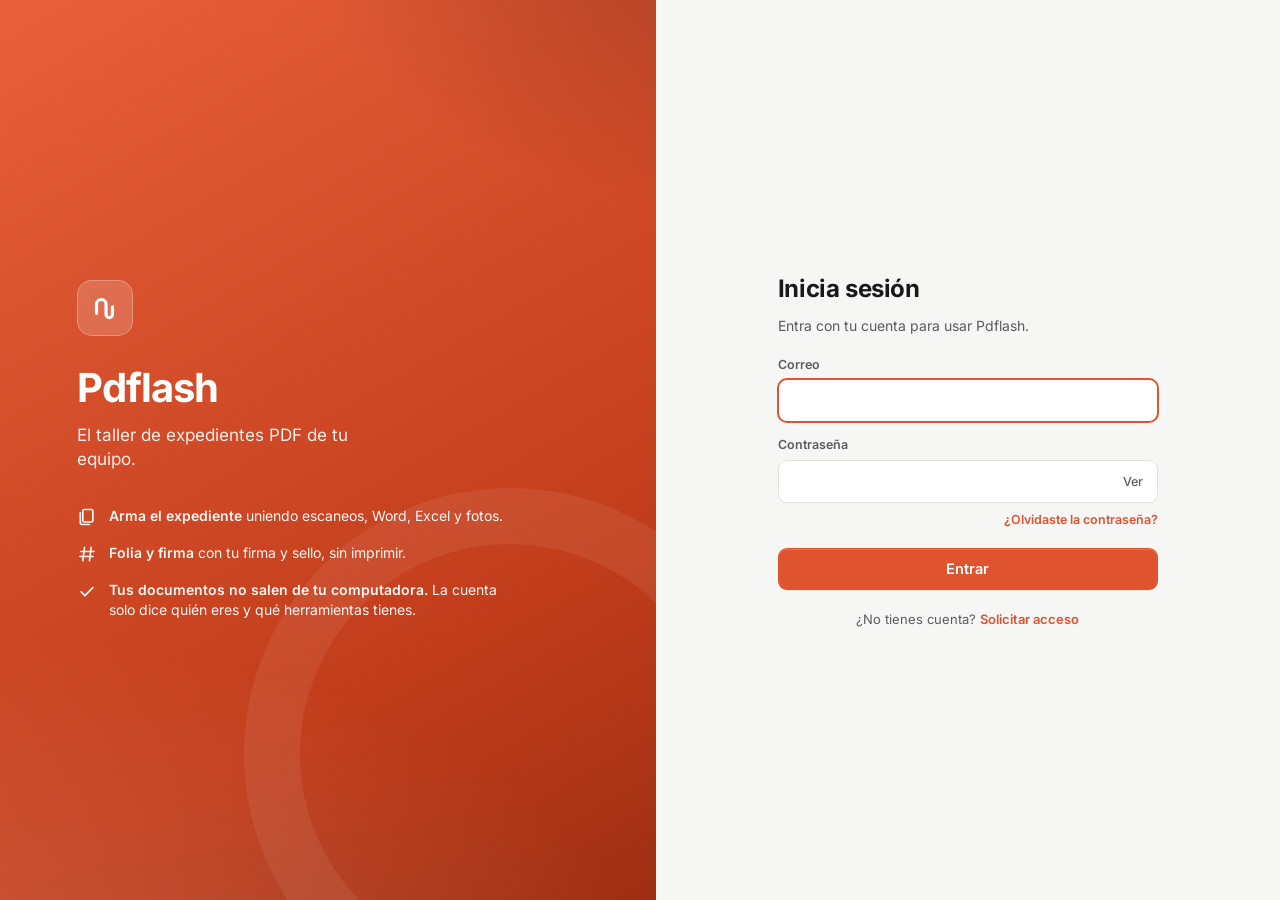
<file: index.html>
<!doctype html>
<html lang="es">
<head>
<meta charset="utf-8">
<meta name="viewport" content="width=device-width, initial-scale=1">
<title>Pdflash · Taller de PDF</title>
<meta name="description" content="Pdflash: une, divide, reordena, folia y firma tus PDF sin salir de tu computadora. Todo se procesa en tu navegador.">
<link rel="icon" href="data:image/svg+xml,%3Csvg xmlns='http://www.w3.org/2000/svg' viewBox='0 0 32 32'%3E%3Crect width='32' height='32' rx='7' fill='%23e0532f'/%3E%3Cpath d='M8 20V13a4 4 0 0 1 8 0v9a3 3 0 0 0 6 0v-6' stroke='white' stroke-width='3' fill='none' stroke-linecap='round'/%3E%3C/svg%3E">
<link rel="stylesheet" href="assets/styles.css?v=20261125a">
</head>
<body>

<!-- ============ ICONOS ============
     Juego propio, dibujado con las mismas reglas para todos: lienzo 24×24,
     2 px de aire alrededor, trazo de 2 px centrado, extremos y uniones
     redondeados, sin relleno. Así ninguno pesa más que otro puesto al lado,
     que es lo que hacía que los emoji se vieran de juguete: cada uno venía
     de una fuente distinta, con su color y su grosor.
     Heredan color con currentColor, así valen en tema claro y oscuro. -->
<svg width="0" height="0" style="position:absolute" aria-hidden="true" focusable="false"><defs>
  <g id="i-docs"><rect x="7" y="3" width="12" height="15" rx="2"/><path d="M4 7v12a2 2 0 0 0 2 2h9"/></g>
  <g id="i-exped"><rect x="3" y="4" width="18" height="4" rx="1"/><path d="M5 8v11a1 1 0 0 0 1 1h12a1 1 0 0 0 1-1V8"/><path d="M10 12h4"/></g>
  <g id="i-firma"><path d="M3 16.5c2 0 2.2-11 5-11 2.6 0 1.3 8 3.7 8 1.9 0 1.6-3.5 3.6-3.5 1.5 0 1.7 2 3.7 2"/><path d="M3 21h18"/></g>
  <g id="i-sello"><path d="M9.5 3.5h5a1 1 0 0 1 1 1.2l-1 5.3a2 2 0 0 0 2 2.4H18a2 2 0 0 1 2 2V16H4v-1.6a2 2 0 0 1 2-2h1.5a2 2 0 0 0 2-2.4l-1-5.3a1 1 0 0 1 1-1.2Z"/><path d="M4 20h16"/></g>
  <g id="i-ajustes"><circle cx="12" cy="12" r="3"/><path d="M19.4 15a1.7 1.7 0 0 0 .3 1.8l.1.1a2 2 0 1 1-2.9 2.9l-.1-.1a1.7 1.7 0 0 0-1.8-.3 1.7 1.7 0 0 0-1 1.5V21a2 2 0 1 1-4 0v-.1a1.7 1.7 0 0 0-1-1.5 1.7 1.7 0 0 0-1.8.3l-.1.1a2 2 0 1 1-2.9-2.9l.1-.1a1.7 1.7 0 0 0 .3-1.8 1.7 1.7 0 0 0-1.5-1H3a2 2 0 1 1 0-4h.1a1.7 1.7 0 0 0 1.5-1 1.7 1.7 0 0 0-.3-1.8l-.1-.1a2 2 0 1 1 2.9-2.9l.1.1a1.7 1.7 0 0 0 1.8.3h.1a1.7 1.7 0 0 0 1-1.5V3a2 2 0 1 1 4 0v.1a1.7 1.7 0 0 0 1 1.5 1.7 1.7 0 0 0 1.8-.3l.1-.1a2 2 0 1 1 2.9 2.9l-.1.1a1.7 1.7 0 0 0-.3 1.8v.1a1.7 1.7 0 0 0 1.5 1H21a2 2 0 1 1 0 4h-.1a1.7 1.7 0 0 0-1.5 1Z"/></g>
  <g id="i-folios"><path d="M9 4 7 20"/><path d="M17 4l-2 16"/><path d="M4.5 9h16"/><path d="M3.5 15h16"/></g>
  <g id="i-dividir"><circle cx="6" cy="6" r="3"/><circle cx="6" cy="18" r="3"/><path d="M20 4 8.12 15.88"/><path d="M14.47 14.48 20 20"/><path d="M8.12 8.12 12 12"/></g>
  <g id="i-salida"><rect x="2.5" y="4" width="19" height="4" rx="1"/><path d="M20.5 8v10a2 2 0 0 1-2 2h-13a2 2 0 0 1-2-2V8"/><path d="M12 11v5"/><path d="m9.5 13.5 2.5 2.5 2.5-2.5"/></g>
  <g id="i-deshacer"><path d="M9 14 4 9l5-5"/><path d="M4 9h11a5 5 0 0 1 0 10h-3"/></g>
  <g id="i-rehacer"><path d="m15 14 5-5-5-5"/><path d="M20 9H9a5 5 0 0 0 0 10h3"/></g>
  <g id="i-panel"><rect x="3" y="4" width="18" height="16" rx="2"/><path d="M9 4v16"/></g>
  <g id="i-tema"><circle cx="12" cy="12" r="9"/><path d="M12 3a9 9 0 0 0 0 18Z" fill="currentColor" stroke="none"/></g>
  <g id="i-ayuda"><circle cx="12" cy="12" r="9"/><path d="M9.3 9.3a3 3 0 0 1 5.7 1c0 2-2.9 2.7-2.9 4"/><path d="M12 17.6h.01"/></g>
  <g id="i-nuevo"><path d="M14 3H8a2 2 0 0 0-2 2v14a2 2 0 0 0 2 2h8a2 2 0 0 0 2-2V7z"/><path d="M14 3v4h4"/><path d="M12 11v6"/><path d="M9 14h6"/></g>
  <g id="i-abrir"><path d="M4 20a2 2 0 0 1-2-2V6a2 2 0 0 1 2-2h4.5l2 3H18a2 2 0 0 1 2 2v1"/><path d="m3.4 20 2.3-7.2a1 1 0 0 1 1-.8H22l-2.3 7.2a1 1 0 0 1-1 .8Z"/></g>
  <g id="i-externo"><path d="M15 3h6v6"/><path d="M10.5 13.5 21 3"/><path d="M18 13.5V19a2 2 0 0 1-2 2H5a2 2 0 0 1-2-2V8a2 2 0 0 1 2-2h5.5"/></g>
  <g id="i-imprimir"><path d="M6.5 9V3.5h11V9"/><path d="M6.5 17.5h-2a1.5 1.5 0 0 1-1.5-1.5v-5.5A1.5 1.5 0 0 1 4.5 9h15a1.5 1.5 0 0 1 1.5 1.5V16a1.5 1.5 0 0 1-1.5 1.5h-2"/><path d="M6.5 14h11v6.5h-11z"/></g>
  <g id="i-guardar"><path d="M12 3v12"/><path d="m7 10 5 5 5-5"/><path d="M3.5 17v2a2 2 0 0 0 2 2h13a2 2 0 0 0 2-2v-2"/></g>
  <g id="i-comparar"><rect x="3" y="4" width="7" height="16" rx="1.5"/><rect x="14" y="4" width="7" height="16" rx="1.5"/></g>
  <g id="i-revisar"><rect x="5" y="3" width="14" height="18" rx="2"/><path d="m9 12.5 2 2 4-4.5"/></g>
  <g id="i-lupa"><circle cx="11" cy="11" r="7"/><path d="m20.5 20.5-4-4"/></g>
  <g id="i-girar-izq"><path d="M3 12a9 9 0 1 0 2.6-6.4L3 8"/><path d="M3 3.5v5h5"/></g>
  <g id="i-girar-der"><path d="M21 12a9 9 0 1 1-2.6-6.4L21 8"/><path d="M21 3.5v5h-5"/></g>
  <g id="i-duplicar"><rect x="9" y="9" width="12" height="12" rx="2"/><path d="M5 15H4a2 2 0 0 1-2-2V4a2 2 0 0 1 2-2h9a2 2 0 0 1 2 2v1"/></g>
  <g id="i-inicio"><path d="M4 4.5v15"/><path d="M20 12H8.5"/><path d="m13.5 7-5 5 5 5"/></g>
  <g id="i-fin"><path d="M20 4.5v15"/><path d="M4 12h11.5"/><path d="m10.5 7 5 5-5 5"/></g>
  <g id="i-borrar"><path d="M3.5 6h17"/><path d="M8 6V4.2A1.2 1.2 0 0 1 9.2 3h5.6A1.2 1.2 0 0 1 16 4.2V6"/><path d="M18.5 6v13.5a2 2 0 0 1-2 2h-9a2 2 0 0 1-2-2V6"/><path d="M10 11v6"/><path d="M14 11v6"/></g>
  <g id="i-cerrar"><path d="M18 6 6 18"/><path d="m6 6 12 12"/></g>
  <g id="i-check"><path d="m5 13 4.5 4.5L19 8"/></g>
  <g id="i-paquete"><path d="M20.5 16V8a2 2 0 0 0-1-1.73l-7-4a2 2 0 0 0-2 0l-7 4A2 2 0 0 0 2.5 8v8a2 2 0 0 0 1 1.73l7 4a2 2 0 0 0 2 0l7-4A2 2 0 0 0 20.5 16Z"/><path d="m3 7 9 5 9-5"/><path d="M12 12v9.5"/></g>
  <g id="i-volver"><path d="m15 18-6-6 6-6"/></g>
  <g id="i-mas"><path d="M12 5v14"/><path d="M5 12h14"/></g>
  <g id="i-arriba"><path d="m6 15 6-6 6 6"/></g>
  <g id="i-abajo"><path d="m6 9 6 6 6-6"/></g>
  <g id="i-izq"><path d="m15 6-6 6 6 6"/></g>
  <g id="i-der"><path d="m9 6 6 6-6 6"/></g>
  <g id="i-hojas"><path d="M4 6h16"/><path d="M4 12h16"/><path d="M4 18h16"/></g>
  <g id="i-recoger"><path d="M3 12a9 9 0 1 0 2.6-6.4L3 8"/><path d="M3 3.5v5h5"/></g>
  <g id="i-copiar-texto"><path d="M4 7V5a1 1 0 0 1 1-1h2"/><path d="M17 4h2a1 1 0 0 1 1 1v2"/><path d="M20 17v2a1 1 0 0 1-1 1h-2"/><path d="M7 20H5a1 1 0 0 1-1-1v-2"/><path d="M9 9h6M12 9v6.5M10.5 15.5h3"/></g>
  <g id="i-ofertas"><path d="M5 20V11"/><path d="M12 20V4"/><path d="M19 20v-6"/><path d="M3 20h18"/></g>
  <g id="i-captura"><path d="M8 3H5a2 2 0 0 0-2 2v3"/><path d="M16 3h3a2 2 0 0 1 2 2v3"/><path d="M8 21H5a2 2 0 0 1-2-2v-3"/><path d="M16 21h3a2 2 0 0 0 2-2v-3"/><rect x="8" y="8" width="8" height="8" rx="1"/></g>
  <g id="i-texto"><path d="M5 6.5V5h14v1.5"/><path d="M12 5v14"/><path d="M9 19h6"/></g>
  <g id="i-editar"><path d="M16.4 3.6a2.1 2.1 0 0 1 3 3L7.2 18.8 3 20l1.2-4.2Z"/><path d="m14.4 5.6 3 3"/></g>
  <g id="i-diana"><circle cx="12" cy="12" r="9"/><circle cx="12" cy="12" r="3.4"/></g>
  <g id="i-candado"><rect x="5" y="11" width="14" height="10" rx="2"/><path d="M8 11V7a4 4 0 0 1 8 0v4"/></g>
  <g id="i-salir"><path d="M15 4h3a2 2 0 0 1 2 2v12a2 2 0 0 1-2 2h-3"/><path d="M10 17l-5-5 5-5"/><path d="M5 12h11"/></g>
  <g id="i-usuarios"><circle cx="9" cy="8" r="3.5"/><path d="M2.5 20a6.5 6.5 0 0 1 13 0"/><path d="M16 4.6a3.5 3.5 0 0 1 0 6.8"/><path d="M18 14.2a6.5 6.5 0 0 1 3.5 5.8"/></g>
  <g id="i-editando"><path d="M4 20a2 2 0 0 1-2-2V6a2 2 0 0 1 2-2h4.5l2 3H18a2 2 0 0 1 2 2v1"/><path d="m3.4 20 2.3-7.2a1 1 0 0 1 1-.8H22l-2.3 7.2a1 1 0 0 1-1 .8Z"/></g>
</defs></svg>


<header class="barra-superior">
  <div class="marca">
    <button class="btn btn-fantasma" id="btnPanel" title="Ocultar el panel lateral (P)" aria-expanded="true" aria-label="Ocultar el panel lateral"><svg class="ico" viewBox="0 0 24 24" aria-hidden="true"><use href="#i-panel"/></svg></button>
    <div class="marca-logo" aria-hidden="true">
      <svg viewBox="0 0 32 32"><path d="M8 21V12.5a4.5 4.5 0 0 1 9 0V22a3 3 0 0 0 6 0v-7" /></svg>
    </div>
    <div class="marca-texto" title="Pdflash · Taller de PDF: une, ordena y firma">
      <strong>Pdflash</strong>
    </div>
  </div>

  <!-- Menús: cada opción acciona el botón de siempre (data-clic), así no hay
       dos maneras de hacer lo mismo que puedan separarse con el tiempo. -->
  <nav class="menus" id="menus" aria-label="Menú">
    <div class="menu">
      <button class="menu-boton" type="button" aria-haspopup="true" aria-expanded="false">Archivo</button>
      <div class="menu-lista" role="menu" hidden>
        <button class="menu-item" role="menuitem" data-clic="#btnAbrir"><svg class="ico" viewBox="0 0 24 24" aria-hidden="true"><use href="#i-abrir"/></svg> Abrir archivos<kbd>Ctrl+O</kbd></button>
        <button class="menu-item" role="menuitem" id="btnNuevo"><svg class="ico" viewBox="0 0 24 24" aria-hidden="true"><use href="#i-nuevo"/></svg> <span id="txtNuevo">Nuevo tablero</span></button>
        <span class="menu-sep" role="separator"></span>
        <button class="menu-item" role="menuitem" data-clic="#btnGuardarExp"><svg class="ico" viewBox="0 0 24 24" aria-hidden="true"><use href="#i-exped"/></svg> Guardar expediente<kbd>Ctrl+Mayús+S</kbd></button>
        <button class="menu-item" role="menuitem" data-clic="#btnGuardar"><svg class="ico" viewBox="0 0 24 24" aria-hidden="true"><use href="#i-guardar"/></svg> Exportar PDF<kbd>Ctrl+S</kbd></button>
        <button class="menu-item" role="menuitem" data-clic="#btnImprimir"><svg class="ico" viewBox="0 0 24 24" aria-hidden="true"><use href="#i-imprimir"/></svg> Imprimir<kbd>Ctrl+P</kbd></button>
        <span class="menu-sep" role="separator"></span>
        <button class="menu-item" role="menuitem" data-clic="#btnEditarTexto"><svg class="ico" viewBox="0 0 24 24" aria-hidden="true"><use href="#i-texto"/></svg> Editar texto</button>
        <button class="menu-item" role="menuitem" id="menuEditorAvanzado" title="Abre Pdflash Editor en otra pestaña y le pasa las hojas marcadas. Para cambios grandes: rehacer un párrafo entero."><svg class="ico" viewBox="0 0 24 24" aria-hidden="true"><use href="#i-externo"/></svg> Editor avanzado (otra pestaña)</button>
        <button class="menu-item" role="menuitem" id="btnEditorExterno" title="Guarda el PDF en Descargas y abre otra web para que lo subas ahí"><svg class="ico" viewBox="0 0 24 24" aria-hidden="true"><use href="#i-externo"/></svg> Subir a otra web</button>
        <span class="menu-sep" role="separator"></span>
        <button class="menu-item" role="menuitem" data-abre-ajustes><svg class="ico" viewBox="0 0 24 24" aria-hidden="true"><use href="#i-ajustes"/></svg> Ajustes</button>
      </div>
    </div>
    <div class="menu">
      <button class="menu-boton" type="button" aria-haspopup="true" aria-expanded="false">Editar</button>
      <div class="menu-lista" role="menu" hidden>
        <button class="menu-item" role="menuitem" data-clic="#btnDeshacer"><svg class="ico" viewBox="0 0 24 24" aria-hidden="true"><use href="#i-deshacer"/></svg> Deshacer<kbd>Ctrl+Z</kbd></button>
        <button class="menu-item" role="menuitem" data-clic="#btnRehacer"><svg class="ico" viewBox="0 0 24 24" aria-hidden="true"><use href="#i-rehacer"/></svg> Rehacer<kbd>Ctrl+Y</kbd></button>
        <span class="menu-sep" role="separator"></span>
        <button class="menu-item" role="menuitem" data-clic="#btnSelTodo"><svg class="ico" viewBox="0 0 24 24" aria-hidden="true"><use href="#i-check"/></svg> Seleccionar todo<kbd>Ctrl+A</kbd></button>
        <button class="menu-item" role="menuitem" data-clic="#btnSelNada"><svg class="ico" viewBox="0 0 24 24" aria-hidden="true"><use href="#i-cerrar"/></svg> Quitar la selección</button>
        <button class="menu-item" role="menuitem" data-clic="#btnSelInvertir"><svg class="ico" viewBox="0 0 24 24" aria-hidden="true"><use href="#i-recoger"/></svg> Invertir la selección</button>
        <span class="menu-sep" role="separator"></span>
        <span class="menu-sep" role="separator"></span>
        <button class="menu-item" role="menuitem" data-clic="#btnDuplicar"><svg class="ico" viewBox="0 0 24 24" aria-hidden="true"><use href="#i-duplicar"/></svg> Duplicar<kbd>Ctrl+D</kbd></button>
        <button class="menu-item" role="menuitem" data-clic="#btnEliminar"><svg class="ico" viewBox="0 0 24 24" aria-hidden="true"><use href="#i-borrar"/></svg> Eliminar<kbd>Supr</kbd></button>
      </div>
    </div>
    <div class="menu">
      <button class="menu-boton" type="button" aria-haspopup="true" aria-expanded="false">Ver</button>
      <div class="menu-lista" role="menu" hidden>
        <button class="menu-item" role="menuitem" data-vista="hojas"><svg class="ico" viewBox="0 0 24 24" aria-hidden="true"><use href="#i-hojas"/></svg> Hojas</button>
        <button class="menu-item" role="menuitem" data-vista="paquetes"><svg class="ico" viewBox="0 0 24 24" aria-hidden="true"><use href="#i-paquete"/></svg> Paquetes</button>
        <button class="menu-item" role="menuitem" data-clic="#btnLector"><svg class="ico" viewBox="0 0 24 24" aria-hidden="true"><use href="#i-lupa"/></svg> Ver en grande<kbd>V</kbd></button>
        <span class="menu-sep" role="separator"></span>
        <button class="menu-item" role="menuitem" data-clic="#btnPanel"><svg class="ico" viewBox="0 0 24 24" aria-hidden="true"><use href="#i-panel"/></svg> Mostrar u ocultar el panel<kbd>P</kbd></button>
        <button class="menu-item" role="menuitem" id="menuRuta"><svg class="ico" viewBox="0 0 24 24" aria-hidden="true"><use href="#i-revisar"/></svg> <span id="txtRuta">Ocultar la ruta del expediente</span></button>
        <button class="menu-item" role="menuitem" data-clic="#btnTema"><svg class="ico" viewBox="0 0 24 24" aria-hidden="true"><use href="#i-tema"/></svg> Cambiar el tema</button>
      </div>
    </div>
    <div class="menu">
      <button class="menu-boton" type="button" aria-haspopup="true" aria-expanded="false">Ayuda</button>
      <div class="menu-lista" role="menu" hidden>
        <button class="menu-item" role="menuitem" id="menuGuia"><svg class="ico" viewBox="0 0 24 24" aria-hidden="true"><use href="#i-diana"/></svg> Recorrido guiado (1 min)</button>
        <button class="menu-item" role="menuitem" id="menuEjemplo"><svg class="ico" viewBox="0 0 24 24" aria-hidden="true"><use href="#i-docs"/></svg> Abrir un expediente de ejemplo</button>
        <button class="menu-item" role="menuitem" data-clic="#btnAyuda"><svg class="ico" viewBox="0 0 24 24" aria-hidden="true"><use href="#i-ayuda"/></svg> Cómo se usa y atajos</button>
      </div>
    </div>
  </nav>

  <div class="barra-acciones">
    <button class="btn btn-fantasma" id="btnDeshacer" title="Deshacer (Ctrl+Z)" aria-label="Deshacer" disabled><svg class="ico" viewBox="0 0 24 24" aria-hidden="true"><use href="#i-deshacer"/></svg></button>
    <button class="btn btn-fantasma" id="btnRehacer" title="Rehacer (Ctrl+Y)" aria-label="Rehacer" disabled><svg class="ico" viewBox="0 0 24 24" aria-hidden="true"><use href="#i-rehacer"/></svg></button>
    <button class="btn btn-fantasma solo-en-menu" id="btnTema" title="Cambiar tema" aria-label="Cambiar tema"><svg class="ico" viewBox="0 0 24 24" aria-hidden="true"><use href="#i-tema"/></svg></button>
    <button class="btn btn-fantasma" id="btnAyuda" title="Ayuda y atajos" aria-label="Ayuda y atajos"><svg class="ico" viewBox="0 0 24 24" aria-hidden="true"><use href="#i-ayuda"/></svg></button>
    <span class="separador-vertical"></span>
    <button class="btn btn-secundario" id="btnAbrir" title="Abrir archivos (Ctrl+O)"><svg class="ico" viewBox="0 0 24 24" aria-hidden="true"><use href="#i-abrir"/></svg> Abrir</button>
    <button class="btn btn-secundario solo-en-menu" id="btnEditarTexto" title="Abre la hoja en grande para corregir su texto o escribir encima"><svg class="ico" viewBox="0 0 24 24" aria-hidden="true"><use href="#i-texto"/></svg> Editar texto</button>
    <button class="btn btn-secundario" id="btnImprimir" title="Imprime las hojas marcadas, o todas las que estás viendo si no hay ninguna marcada (Ctrl+P)"><svg class="ico" viewBox="0 0 24 24" aria-hidden="true"><use href="#i-imprimir"/></svg> Imprimir</button>
    <button class="btn btn-secundario" id="btnGuardarExp" title="Guarda este expediente para retomarlo otro día (Ctrl+Mayús+S). Se queda en este navegador."><svg class="ico" viewBox="0 0 24 24" aria-hidden="true"><use href="#i-exped"/></svg> Guardar</button>
    <button class="btn btn-primario" id="btnGuardar" title="Arma el PDF terminado y lo baja (Ctrl+S)"><svg class="ico" viewBox="0 0 24 24" aria-hidden="true"><use href="#i-guardar"/></svg> Exportar PDF</button>
  </div>
</header>

<div class="cuerpo">

  <!-- ============ PANEL LATERAL ============ -->
  <aside class="panel" id="panel">
    <!-- Riel: acceso directo a cada herramienta, agrupado por el momento en
         que se usa. Antes eran siete acordeones que había que ir abriendo a
         ciegas, y nunca se veía cuál estaba abierto. -->
    <nav class="riel" id="riel" aria-label="Herramientas">
      <span class="riel-etapa">Entrada</span>
      <button class="riel-btn" data-va="docs" type="button" title="Documentos · los PDF que abres">
        <span class="riel-ico"><svg class="ico-riel" viewBox="0 0 24 24" aria-hidden="true"><use href="#i-docs"/></svg></span><span class="riel-txt">Docs</span><em class="riel-marca" id="marcaDocs" hidden>0</em>
      </button>
      <button class="riel-btn" data-va="guardados" type="button" title="Expedientes guardados · retoma un trabajo">
        <span class="riel-ico"><svg class="ico-riel" viewBox="0 0 24 24" aria-hidden="true"><use href="#i-exped"/></svg></span><span class="riel-txt">Exped.</span><em class="riel-marca" id="marcaGuardados" hidden>0</em>
      </button>
      <span class="riel-etapa">Trabajo</span>
      <button class="riel-btn" data-va="buscar" type="button" title="Buscar una palabra en todas las hojas (Ctrl+F)">
        <span class="riel-ico"><svg class="ico-riel" viewBox="0 0 24 24" aria-hidden="true"><use href="#i-lupa"/></svg></span><span class="riel-txt">Buscar</span><em class="riel-marca" id="marcaBuscar" hidden>0</em>
      </button>
      <button class="riel-btn" data-va="revisar" type="button" title="Hojas en blanco, de lado, de cabeza o torcidas">
        <span class="riel-ico"><svg class="ico-riel" viewBox="0 0 24 24" aria-hidden="true"><use href="#i-revisar"/></svg></span><span class="riel-txt">Revisar</span><em class="riel-marca" id="marcaRevisar" hidden>0</em>
      </button>
      <button class="riel-btn" data-va="firmas" type="button" title="Firmas y sellos">
        <span class="riel-ico"><svg class="ico-riel" viewBox="0 0 24 24" aria-hidden="true"><use href="#i-firma"/></svg></span><span class="riel-txt">Firmas</span><em class="riel-marca" id="marcaFirmas" hidden>0</em>
      </button>
      <button class="riel-btn" data-va="marca" type="button" title="Marca de agua o sello de texto sobre las hojas (COPIA, RECIBIDO…)">
        <span class="riel-ico"><svg class="ico-riel" viewBox="0 0 24 24" aria-hidden="true"><use href="#i-sello"/></svg></span><span class="riel-txt">Marca</span>
      </button>
      <button class="riel-btn" data-va="foliar" type="button" title="Foliación y numeración">
        <span class="riel-ico"><svg class="ico-riel" viewBox="0 0 24 24" aria-hidden="true"><use href="#i-folios"/></svg></span><span class="riel-txt">Folios</span>
      </button>
      <span class="riel-etapa">Salida</span>
      <button class="riel-btn" data-va="dividir" type="button" title="Separar hojas en otro PDF">
        <span class="riel-ico"><svg class="ico-riel" viewBox="0 0 24 24" aria-hidden="true"><use href="#i-dividir"/></svg></span><span class="riel-txt">Separar</span>
      </button>
      <button class="riel-btn" data-va="salida" type="button" title="Opciones del PDF que vas a exportar: nombre, peso y carpeta">
        <span class="riel-ico"><svg class="ico-riel" viewBox="0 0 24 24" aria-hidden="true"><use href="#i-salida"/></svg></span><span class="riel-txt">Opciones</span>
      </button>
    </nav>

    <div class="panel-vistas" id="panelVistas">
    <section class="bloque abierto" data-bloque="docs">
      <button class="bloque-cabecera" type="button"><svg class="ico" viewBox="0 0 24 24" aria-hidden="true"><use href="#i-docs"/></svg> Documentos <em id="contDocs">0</em></button>
      <div class="bloque-cuerpo">
        <p class="bloque-ayuda">Los archivos que forman este expediente. Suéltalos aquí o usa <strong>Abrir</strong>.</p>
        <div class="zona-soltar" id="zonaSoltar" title="Word y Excel se convierten a PDF aquí mismo, sin subirlos a ningún lado. Revisa cómo quedan: el reparto de líneas y hojas puede moverse un poco respecto a Office. También puedes pegar archivos con Ctrl+V.">
          <strong>Arrastra tus PDF aquí</strong>
          <span>o haz clic para buscarlos</span>
          <small>También Word, Excel, JPG y PNG · o pégalos con Ctrl+V</small>
        </div>
        <ul class="lista-docs" id="listaDocs"></ul>
        <div class="estado-exp" id="estadoExp" hidden>
          <p class="etiqueta">Estado del expediente</p>
          <dl id="estadoExpLista"></dl>
        </div>
      </div>
    </section>

    <section class="bloque" data-bloque="guardados">
      <button class="bloque-cabecera" type="button"><svg class="ico" viewBox="0 0 24 24" aria-hidden="true"><use href="#i-exped"/></svg> Expedientes guardados <em id="contGuardados">0</em></button>
      <div class="bloque-cuerpo">
        <p class="bloque-ayuda">Los expedientes que guardaste para seguir otro día.</p>
        <p class="nota">Guarda el expediente a medio armar y retómalo otro día. Se queda en este navegador, no se sube a ningún lado.</p>
        <div class="expediente-actual" id="expedienteActual" hidden>
          <span><svg class="ico" viewBox="0 0 24 24" aria-hidden="true"><use href="#i-editando"/></svg> Editando <strong id="expedienteActualNombre"></strong></span>
          <button class="btn btn-mini" id="btnDejarDeEditar" title="El próximo guardado creará uno nuevo en vez de actualizar este" aria-label="Dejar de editar este expediente"><svg class="ico" viewBox="0 0 24 24" aria-hidden="true"><use href="#i-cerrar"/></svg></button>
        </div>
        <button class="btn btn-primario ancho" id="btnActualizarTrabajo" hidden>Actualizar</button>
        <label class="campo">Nombre <input type="text" id="guardarNombre" placeholder="Ej. Expediente de contratación menor" autocomplete="off"></label>
        <button class="btn btn-suave ancho" id="btnGuardarTrabajo">Guardar como nuevo</button>
        <input type="search" class="buscar-guardados" id="buscarGuardados"
               placeholder="Buscar por nombre…" autocomplete="off" hidden>
        <ul class="lista-guardados" id="listaGuardados"></ul>
        <p class="nota" id="espacioUsado"></p>
      </div>
    </section>

    <section class="bloque" data-bloque="buscar">
      <button class="bloque-cabecera" type="button"><svg class="ico" viewBox="0 0 24 24" aria-hidden="true"><use href="#i-lupa"/></svg> Buscar en el expediente</button>
      <div class="bloque-cuerpo">
        <p class="bloque-ayuda">Encuentra una palabra, un RUC o un monto en todas las hojas.</p>
        <div class="buscar-fila">
          <input type="search" class="buscar-texto" id="buscarTexto" placeholder="Palabra, RUC, nombre, monto…"
                 autocomplete="off" spellcheck="false" aria-label="Buscar en el texto de las hojas">
          <button class="btn btn-mini" id="buscarAnterior" type="button" title="Anterior (Shift+Enter)" aria-label="Coincidencia anterior" disabled><svg class="ico" viewBox="0 0 24 24" aria-hidden="true"><use href="#i-arriba"/></svg></button>
          <button class="btn btn-mini" id="buscarSiguiente" type="button" title="Siguiente (Enter)" aria-label="Coincidencia siguiente" disabled><svg class="ico" viewBox="0 0 24 24" aria-hidden="true"><use href="#i-abajo"/></svg></button>
        </div>
        <p class="nota buscar-estado" id="buscarEstado" aria-live="polite">Busca en el texto de todas las hojas. Da igual si escribes con tildes o mayúsculas.</p>
        <div class="buscar-escaneadas" id="buscarEscaneadas" hidden>
          <p class="nota" id="buscarEscaneadasTexto"></p>
          <button class="btn btn-primario ancho" id="btnHacerBuscables" type="button" title="Pdflash lee lo que dice cada hoja escaneada y le pone el texto invisible encima. Se sigue viendo igual.">Hacerlas buscables</button>
        </div>
        <button class="btn btn-suave ancho" id="buscarMarcar" type="button" hidden>Marcar estas hojas</button>
        <ol class="lista-hallazgos" id="listaHallazgos"></ol>
      </div>
    </section>

    <section class="bloque" data-bloque="revisar">
      <button class="bloque-cabecera" type="button"><svg class="ico" viewBox="0 0 24 24" aria-hidden="true"><use href="#i-revisar"/></svg> Revisar y ubicar formatos</button>
      <div class="bloque-cuerpo">
        <p class="bloque-ayuda">Hojas en blanco o torcidas, y dónde está cada formato.</p>
        <p class="revisar-titulo">Ubicar los Formatos 1 y 5</p>
        <p class="nota">Lee el título de cada hoja (también en escaneos), encuentra el <b>Formato 1</b>, el <b>Formato 5</b> y la <b>hoja de cotización</b> de cada postor (la suya, que suele traer la marca, el modelo y la procedencia) y los deja marcados, listos para evaluar las ofertas.</p>
        <button class="btn btn-primario ancho" id="btnUbicarFormatos" type="button">Ubicar y marcar los Formatos 1 y 5</button>
        <div class="of-progreso" id="formatosProgreso" hidden><div class="of-barra"><i id="formatosBarra"></i></div></div>
        <p class="nota revisar-estado" id="formatosEstado" aria-live="polite"></p>
        <div class="formatos-resultado" id="formatosResultado" hidden></div>
        <hr class="revisar-sep">
        <p class="revisar-titulo">Hojas en blanco y de lado</p>
        <p class="nota">Encuentra los reversos en blanco que deja el escáner a doble cara y las hojas que entraron de lado, de cabeza o torcidas. No cambia nada hasta que lo pidas.</p>
        <button class="btn btn-primario ancho" id="btnRevisar" type="button">Revisar las hojas</button>
        <p class="nota revisar-estado" id="revisarEstado" aria-live="polite"></p>
        <div class="revisar-grupo" id="revisarBlancas" hidden>
          <p class="revisar-titulo" id="revisarBlancasTitulo"></p>
          <ul class="revisar-lista" id="revisarBlancasLista"></ul>
          <div class="revisar-botones">
            <button class="btn btn-suave" id="revisarBlancasMarcar" type="button">Marcarlas</button>
            <button class="btn btn-suave btn-peligro-suave" id="revisarBlancasBorrar" type="button">Borrarlas</button>
          </div>
        </div>
        <div class="revisar-grupo" id="revisarGiradas" hidden>
          <p class="revisar-titulo" id="revisarGiradasTitulo"></p>
          <ul class="revisar-lista" id="revisarGiradasLista"></ul>
          <div class="revisar-botones">
            <button class="btn btn-suave" id="revisarGiradasMarcar" type="button">Marcarlas</button>
            <button class="btn btn-primario" id="revisarGiradasEnderezar" type="button">Enderezarlas</button>
          </div>
        </div>
      </div>
    </section>

    <section class="bloque" data-bloque="firmas">
      <button class="bloque-cabecera" type="button"><svg class="ico" viewBox="0 0 24 24" aria-hidden="true"><use href="#i-firma"/></svg> Firmas y sellos <em id="contFirmas">0</em></button>
      <div class="bloque-cuerpo">
        <p class="bloque-ayuda">Crea tu firma o sello una sola vez y colócalo en las hojas.</p>
        <p class="nota">Crea tu firma una sola vez. Para colocarla, usa el botón <svg class="ico ico-linea" viewBox="0 0 24 24" aria-hidden="true"><use href="#i-firma"/></svg> de la página.</p>
        <ul class="lista-firmas" id="listaFirmas"></ul>
        <div class="rejilla-botones">
          <button class="btn btn-suave" id="btnNuevaFirmaEscaneo">Desde escaneo</button>
          <button class="btn btn-suave" id="btnNuevaFirmaArchivo">Desde imagen</button>
          <button class="btn btn-suave ocupa-2" id="btnNuevaFirmaDibujo">Dibujar a mano</button>
        </div>
        <p class="nota nota-privacidad">Tus firmas se guardan solo en este navegador, nunca se envían a ningún servidor.</p>
      </div>
    </section>

    <section class="bloque" data-bloque="foliar">
      <button class="bloque-cabecera" type="button"><svg class="ico" viewBox="0 0 24 24" aria-hidden="true"><use href="#i-folios"/></svg> Foliación y numeración</button>
      <div class="bloque-cuerpo">
        <p class="bloque-ayuda">Numera las hojas del expediente.</p>
        <label class="campo">Formato
          <select id="folioFormato">
            <option value="{n}">1, 2, 3…</option>
            <option value="Folio {n}">Folio 1</option>
            <option value="Folio N° {n}">Folio N° 1</option>
            <option value="{n} de {t}">1 de 10</option>
            <option value="Pág. {n} / {t}">Pág. 1 / 10</option>
            <option value="__libre__">Texto libre…</option>
          </select>
        </label>
        <label class="campo oculto" id="campoFolioLibre">Texto ( {n} = número, {t} = total )
          <input type="text" id="folioTextoLibre" value="Folio {n}">
        </label>
        <label class="campo">Sentido
          <select id="folioSentido">
            <option value="inverso" selected>De abajo hacia arriba (expediente)</option>
            <option value="directo">De arriba hacia abajo (1, 2, 3…)</option>
          </select>
        </label>
        <p class="nota" id="folioExplica">La última página lleva el folio 1 y se cuenta hacia arriba, así los documentos que adjuntes encima no obligan a renumerar los anteriores.</p>
        <div class="rejilla-2">
          <label class="campo">Empezar en <input type="number" id="folioInicio" value="1" min="0"></label>
          <label class="campo">Tamaño <input type="number" id="folioTam" value="11" min="5" max="48"></label>
        </div>
        <label class="campo">Posición</label>
        <div class="rejilla-pos" id="folioPos" data-valor="ad"></div>
        <div class="rejilla-2">
          <label class="campo">Margen (mm) <input type="number" id="folioMargen" value="12" min="0" max="60"></label>
          <label class="campo">Color <input type="color" id="folioColor" value="#111111"></label>
        </div>
        <label class="check"><input type="checkbox" id="folioSaltaPrimera"> No numerar la primera página</label>
        <label class="check"><input type="checkbox" id="folioSoloSel"> Solo las páginas seleccionadas</label>
        <div class="fila-botones">
          <button class="btn btn-suave" id="btnFoliarAplicar">Aplicar foliación</button>
          <button class="btn btn-suave btn-peligro-suave" id="btnFoliarQuitar">Quitar</button>
        </div>
      </div>
    </section>

    <section class="bloque" data-bloque="marca">
      <button class="bloque-cabecera" type="button"><svg class="ico" viewBox="0 0 24 24" aria-hidden="true"><use href="#i-sello"/></svg> Marca de agua o sello de texto</button>
      <div class="bloque-cuerpo">
        <p class="bloque-ayuda">Pon un texto o una marca de agua sobre las hojas.</p>
        <label class="campo">Texto <input type="text" id="marcaTexto" value="COPIA FIEL DEL ORIGINAL"></label>
        <div class="rejilla-2">
          <label class="campo">Tamaño <input type="number" id="marcaTam" value="34" min="6" max="140"></label>
          <label class="campo">Giro ° <input type="number" id="marcaGiro" value="45" min="-180" max="180"></label>
        </div>
        <div class="rejilla-2">
          <label class="campo">Color <input type="color" id="marcaColor" value="#d33b28"></label>
          <label class="campo">Opacidad <input type="range" id="marcaOpacidad" min="5" max="100" value="22"></label>
        </div>
        <label class="campo">Posición</label>
        <div class="rejilla-pos" id="marcaPos" data-valor="cc"></div>
        <label class="check"><input type="checkbox" id="marcaSoloSel"> Solo las páginas seleccionadas</label>
        <div class="fila-botones">
          <button class="btn btn-suave" id="btnMarcaAplicar">Aplicar sello</button>
          <button class="btn btn-suave btn-peligro-suave" id="btnMarcaQuitar">Quitar</button>
        </div>
      </div>
    </section>

    <section class="bloque" data-bloque="dividir">
      <button class="bloque-cabecera" type="button"><svg class="ico" viewBox="0 0 24 24" aria-hidden="true"><use href="#i-dividir"/></svg> Separar en otro PDF</button>
      <div class="bloque-cuerpo">
        <p class="bloque-ayuda">Saca hojas de este expediente a un PDF aparte. El expediente no cambia.</p>
        <p class="etiqueta">¿Qué quieres sacar?</p>
        <div class="div-opciones" role="radiogroup" aria-label="Qué separar">
          <label class="div-opcion"><input type="radio" name="divModo" value="marcadas" checked>
            <span><strong>Solo las hojas que marque</strong><small>Marca cada hoja con su casilla y salen juntas en un PDF.</small></span></label>
          <label class="div-opcion"><input type="radio" name="divModo" value="cortes">
            <span><strong>Partir en varios PDF</strong><small>Pulsa las tijeras <svg class="ico ico-linea" viewBox="0 0 24 24" aria-hidden="true"><use href="#i-dividir"/></svg> que aparecen entre las hojas, donde quieras cortar.</small></span></label>
          <label class="div-opcion"><input type="radio" name="divModo" value="rangos">
            <span><strong>Por números de hoja</strong><small>Escribe qué hojas van en cada PDF.</small></span></label>
          <label class="campo div-rangos" id="campoRangos" hidden>Hojas de cada PDF
            <input type="text" id="divRangos" placeholder="Ej.: 1-3, 5, 8-10" autocomplete="off">
            <small class="nota">Cada grupo separado por coma es un PDF: «1-3, 5» saca dos PDF.</small>
          </label>
          <label class="div-opcion"><input type="radio" name="divModo" value="una">
            <span><strong>Cada hoja en su PDF</strong><small>Un archivo por cada hoja.</small></span></label>
        </div>
        <div class="div-resultado" id="divResultado" aria-live="polite"></div>
        <button class="btn btn-mini" id="btnQuitarCortes" type="button" hidden>Quitar todos los cortes</button>
        <button class="btn btn-primario ancho" id="btnDividirHacer" type="button"><svg class="ico" viewBox="0 0 24 24" aria-hidden="true"><use href="#i-guardar"/></svg> <span id="txtDividirHacer">Descargar el PDF</span></button>
        <p class="nota">Si sale más de un PDF, se descargan juntos en un ZIP.</p>
      </div>
    </section>

    <section class="bloque" data-bloque="salida">
      <button class="bloque-cabecera" type="button"><svg class="ico" viewBox="0 0 24 24" aria-hidden="true"><use href="#i-salida"/></svg> Opciones para exportar</button>
      <div class="bloque-cuerpo">
        <p class="bloque-ayuda">Nombre, peso y carpeta del PDF que vas a exportar.</p>
        <label class="campo">Nombre <input type="text" id="nombreSalida" value="documento-unido" autocomplete="off"></label>
        <p class="nota nombre-nota">
          <span id="nombreNotaTexto">Toma el nombre del documento que estás trabajando.</span>
          <button class="btn btn-mini" id="btnNombreAuto" hidden>Volver al automático</button>
        </p>
        <label class="campo">Peso del archivo
          <select id="pesoSalida">
            <option value="original">Original · no toca nada</option>
            <option value="ligero">Ligero · para el SGD</option>
            <option value="minimo">Mínimo · en color</option>
            <option value="bn">Blanco y negro · el más chico</option>
          </select>
        </label>
        <p class="nota" id="pesoNota">Deja el PDF tal cual, con todo el detalle de los originales.</p>
        <label class="campo">Peso máximo
          <span class="campo-mb"><input type="number" id="pesoMaximo" min="0.1" step="0.5" placeholder="sin límite" inputmode="decimal"> MB</span>
        </label>
        <button class="btn btn-suave ancho" id="btnVerPeso" type="button">¿Cabe? Calcular el peso</button>
        <ul class="pesos-lista" id="pesosLista" hidden></ul>
        <p class="nota" id="pesoMaxNota">Si donde lo subes hay un límite —el SGD, un correo—, escríbelo: Pdflash te dice si cabe y con qué peso, y te avisa antes de guardar uno que no cabe.</p>
        <label class="check"><input type="checkbox" id="avisarExportar" checked> Antes de exportar, avisar si falta foliar, firmar o quitar hojas en blanco</label>
        <label class="campo">Título del PDF <input type="text" id="metaTitulo" placeholder="(opcional)"></label>
        <label class="campo">Autor <input type="text" id="metaAutor" placeholder="(opcional)"></label>
        <label class="campo">Carpeta de destino</label>
        <div class="carpeta-estado" id="carpetaEstado">Los PDF van a la carpeta de Descargas.</div>
        <div class="fila-botones" id="carpetaBotones">
          <button class="btn btn-suave" id="btnVincularCarpeta">Elegir carpeta</button>
          <button class="btn btn-suave btn-peligro-suave" id="btnDesvincularCarpeta" hidden>Quitar</button>
        </div>
        <p class="nota" id="carpetaNota">Si vinculas una carpeta, el PDF terminado se escribe ahí directamente, sin pasar por Descargas.</p>
        <button class="btn btn-primario ancho" type="button" data-clic-panel="#btnGuardar"><svg class="ico" viewBox="0 0 24 24" aria-hidden="true"><use href="#i-guardar"/></svg> Exportar PDF</button>
        <p class="nota">Los editores de fuera (el avanzado y «Subir a otra web») se configuran en <button class="enlace" type="button" data-abre-ajustes>Ajustes</button>.</p>
      </div>
    </section>
    </div>
  </aside>

  <!-- ============ ÁREA DE TRABAJO ============ -->
  <main class="taller">
    <!-- Pestañas de los tableros: empiezan donde empieza el área de trabajo, a
         la altura del título, y no encima del panel de herramientas. -->
    <div class="tableros" id="tableros">
      <button class="tableros-flecha" id="tablerosIzq" type="button" hidden aria-label="Ver las pestañas de la izquierda"><svg class="ico" viewBox="0 0 24 24" aria-hidden="true"><use href="#i-izq"/></svg></button>
      <div class="tableros-lista" id="tablerosLista" role="tablist" aria-label="Tableros abiertos"></div>
      <button class="tableros-flecha" id="tablerosDer" type="button" hidden aria-label="Ver las pestañas de la derecha"><svg class="ico" viewBox="0 0 24 24" aria-hidden="true"><use href="#i-der"/></svg></button>
      <button class="tablero-nuevo" id="btnTableroNuevo" type="button" title="Abre otro tablero en blanco, hasta 15 a la vez. Alt+1 … Alt+9 (y Alt+0, el décimo) cambian de tablero." aria-label="Nuevo tablero"><svg class="ico" viewBox="0 0 24 24" aria-hidden="true"><use href="#i-mas"/></svg> <span class="tablero-nuevo-txt">Nuevo tablero</span></button>
      <span class="lista-tableros-caja">
        <button class="tableros-todos" id="btnTodosTableros" type="button" hidden aria-haspopup="true" aria-expanded="false" title="Ver todos los tableros: portada, hojas y si están guardados, foliados y firmados" aria-label="Ver todos los tableros abiertos"><svg class="ico" viewBox="0 0 24 24" aria-hidden="true"><use href="#i-abajo"/></svg></button>
        <div class="todos-tableros" id="menuTodosTableros" hidden></div>
      </span>
      <span class="sin-guardar-caja">
        <button class="tableros-sin-guardar" id="btnSinGuardar" type="button" hidden aria-haspopup="true" aria-expanded="false"><i class="punto-sucio"></i> <span id="sinGuardarTexto">sin guardar</span></button>
        <div class="menu-enviar menu-tira" id="menuSinGuardar" hidden></div>
      </span>
      <span class="tableros-cupo" id="tablerosCupo"></span>
    </div>

    <div class="taller-cabecera">
      <h1 class="taller-titulo" id="tituloTablero">Tablero en blanco</h1>
      <button class="chip-estado" id="chipEstado" type="button"></button>
    </div>

    <!-- La ruta del expediente: lo hecho, lo que falta y el paso siguiente -->
    <nav class="ruta" id="ruta" hidden aria-label="Pasos del expediente">
      <ol class="ruta-pasos" id="rutaPasos"></ol>
      <button class="btn btn-mini ruta-siguiente" id="rutaSiguiente" type="button"></button>
      <button class="btn btn-fantasma ruta-ocultar" id="rutaOcultar" type="button" title="Ocultar la ruta (vuelve desde Ver ▸ Mostrar la ruta del expediente)" aria-label="Ocultar la ruta del expediente"><svg class="ico" viewBox="0 0 24 24" aria-hidden="true"><use href="#i-cerrar"/></svg></button>
    </nav>

    <div class="taller-barra">
      <div class="seg" id="segVista" role="group" aria-label="Cómo ver el expediente">
        <button type="button" data-vista="hojas" title="Todas las hojas, una por una"><svg class="ico" viewBox="0 0 24 24" aria-hidden="true"><use href="#i-hojas"/></svg> Hojas</button>
        <button type="button" data-vista="paquetes" title="Una tarjeta por cada documento que entró"><svg class="ico" viewBox="0 0 24 24" aria-hidden="true"><use href="#i-paquete"/></svg> Paquetes</button>
        <button type="button" id="btnLector" title="Ver las hojas en grande (V)"><svg class="ico" viewBox="0 0 24 24" aria-hidden="true"><use href="#i-lupa"/></svg> En grande</button>
      </div>
      <button class="buscar-barra" id="btnBuscarBarra" type="button" title="Buscar una palabra en todas las hojas (Ctrl+F)"><svg class="ico" viewBox="0 0 24 24" aria-hidden="true"><use href="#i-lupa"/></svg> <span>Buscar en el expediente…</span><kbd>Ctrl F</kbd></button>
      <button class="chip-busqueda" id="chipBusqueda" type="button" hidden title="Quitar la búsqueda (Esc en el buscador)">
        <svg class="ico" viewBox="0 0 24 24" aria-hidden="true"><use href="#i-lupa"/></svg>
        <span id="chipBusquedaTexto"></span>
        <svg class="ico" viewBox="0 0 24 24" aria-hidden="true"><use href="#i-cerrar"/></svg>
      </button>
      <div class="taller-herramientas">
        <button class="btn btn-mini" id="btnVista" hidden title="Cambiar entre ver paquetes o todas las hojas"></button>
        <button class="btn btn-mini" id="btnVolverPaquetes" hidden title="Volver a la vista de paquetes"><svg class="ico" viewBox="0 0 24 24" aria-hidden="true"><use href="#i-volver"/></svg> Paquetes</button>
        <button class="btn btn-secundario btn-chico" id="btnSelTodo" title="Marcar todas las hojas (Ctrl+A)">Seleccionar todo</button>
        <button class="btn btn-mini" id="btnSelNada">Ninguna</button>
        <button class="btn btn-mini" id="btnSelInvertir">Invertir</button>
      </div>
    </div>

    <div class="lienzo" id="lienzo">
      <div class="vacio" id="vacio">
        <div class="vacio-arte">
          <svg viewBox="0 0 120 96" aria-hidden="true">
            <rect x="16" y="10" width="52" height="70" rx="5"/>
            <rect x="40" y="22" width="52" height="70" rx="5"/>
            <path d="M52 46v-9a6 6 0 0 1 12 0v14a4 4 0 0 0 8 0v-9"/>
          </svg>
        </div>
        <h2>¿Qué quieres hacer?</h2>
        <p class="vacio-sub">Elige una tarea y abre tu archivo: Pdflash te lleva directo a la herramienta.</p>
        <div class="vacio-tareas" id="vacioTareas">
          <button type="button" class="tarea" data-tarea="unir"><svg class="ico" viewBox="0 0 24 24" aria-hidden="true"><use href="#i-docs"/></svg><strong>Unir y ordenar</strong><span>Junta varios PDF, Word, Excel o fotos en uno solo</span></button>
          <button type="button" class="tarea" data-tarea="editar"><svg class="ico" viewBox="0 0 24 24" aria-hidden="true"><use href="#i-editar"/></svg><strong>Editar texto</strong><span>Corrige una palabra o un precio, también en escaneos</span></button>
          <button type="button" class="tarea" data-tarea="firmar"><svg class="ico" viewBox="0 0 24 24" aria-hidden="true"><use href="#i-firma"/></svg><strong>Firmar y sellar</strong><span>Pon tu firma y tu sello donde corresponde</span></button>
          <button type="button" class="tarea" data-tarea="foliar"><svg class="ico" viewBox="0 0 24 24" aria-hidden="true"><use href="#i-folios"/></svg><strong>Foliar</strong><span>Numera las hojas del expediente</span></button>
          <button type="button" class="tarea" data-tarea="comprimir"><svg class="ico" viewBox="0 0 24 24" aria-hidden="true"><use href="#i-salida"/></svg><strong>Bajar el peso</strong><span>Que el PDF no pase del límite para subirlo</span></button>
          <button type="button" class="tarea" data-tarea="separar"><svg class="ico" viewBox="0 0 24 24" aria-hidden="true"><use href="#i-dividir"/></svg><strong>Separar hojas</strong><span>Saca unas hojas o parte el PDF en varios</span></button>
          <button type="button" class="tarea" data-tarea="buscar"><svg class="ico" viewBox="0 0 24 24" aria-hidden="true"><use href="#i-lupa"/></svg><strong>Buscar en un escaneo</strong><span>Deja buscable un escaneo y encuentra un dato</span></button>
          <button type="button" class="tarea" data-tarea="revisar"><svg class="ico" viewBox="0 0 24 24" aria-hidden="true"><use href="#i-revisar"/></svg><strong>Limpiar un escaneo</strong><span>Quita hojas en blanco y endereza las torcidas</span></button>
        </div>
        <div class="vacio-botones">
          <button class="btn btn-primario btn-grande" id="btnAbrir2"><svg class="ico" viewBox="0 0 24 24" aria-hidden="true"><use href="#i-abrir"/></svg> Solo abrir archivos</button>
          <button class="btn btn-secundario btn-grande" id="btnEjemplo" type="button">Probar con un ejemplo</button>
        </div>
        <button class="vacio-guia" id="btnGuiaVacio" type="button"><svg class="ico" viewBox="0 0 24 24" aria-hidden="true"><use href="#i-diana"/></svg> ¿Primera vez? Mira el recorrido guiado (1 min)</button>
        <p class="vacio-nota">Todo se procesa dentro de tu computadora: ningún documento sale de aquí.</p>
      </div>
      <div class="rejilla-paginas" id="rejilla"></div>
    </div>

    <!-- ============ LECTOR: LAS HOJAS EN GRANDE ============
             Va dentro del taller y no encima de todo: el panel, el riel y los
             botones de arriba siguen a mano mientras se mira en grande. -->
    <div class="lector" id="lector" hidden>
      <header class="lector-barra">
        <div class="lector-info">
          <strong id="lectorTitulo">Página 1</strong>
          <span id="lectorOrigen"></span>
        </div>
        <div class="lector-acciones">
          <button class="btn btn-mini" id="lectorAnterior" title="Hoja anterior (↑ o AvPág)" aria-label="Hoja anterior"><svg class="ico" viewBox="0 0 24 24" aria-hidden="true"><use href="#i-arriba"/></svg></button>
          <button class="btn btn-mini" id="lectorSiguiente" title="Hoja siguiente (↓ o RePág)" aria-label="Hoja siguiente"><svg class="ico" viewBox="0 0 24 24" aria-hidden="true"><use href="#i-abajo"/></svg></button>
          <span class="lector-busqueda" id="lectorBusqueda" hidden>
            <span class="separador-vertical"></span>
            <button class="btn btn-mini" id="lectorBuscarAnterior" title="Coincidencia anterior" aria-label="Coincidencia anterior"><svg class="ico" viewBox="0 0 24 24" aria-hidden="true"><use href="#i-arriba"/></svg></button>
            <span class="lector-busqueda-cuenta" id="lectorBuscarCuenta"></span>
            <button class="btn btn-mini" id="lectorBuscarSiguiente" title="Coincidencia siguiente" aria-label="Coincidencia siguiente"><svg class="ico" viewBox="0 0 24 24" aria-hidden="true"><use href="#i-abajo"/></svg></button>
          </span>
          <span class="separador-vertical"></span>
          <button class="btn btn-mini al-leer" id="lectorGirarIzq" title="Girar a la izquierda ( [ )" aria-label="Girar a la izquierda"><svg class="ico" viewBox="0 0 24 24" aria-hidden="true"><use href="#i-girar-izq"/></svg></button>
          <button class="btn btn-mini al-leer" id="lectorGirarDer" title="Girar a la derecha ( ] )" aria-label="Girar a la derecha"><svg class="ico" viewBox="0 0 24 24" aria-hidden="true"><use href="#i-girar-der"/></svg></button>
          <button class="btn btn-mini al-leer" id="lectorSubir" title="Mover esta hoja un lugar hacia arriba en el expediente (Alt+↑)" aria-label="Mover la hoja hacia arriba">Mover <svg class="ico" viewBox="0 0 24 24" aria-hidden="true"><use href="#i-arriba"/></svg></button>
          <button class="btn btn-mini al-leer" id="lectorBajar" title="Mover esta hoja un lugar hacia abajo en el expediente (Alt+↓)" aria-label="Mover la hoja hacia abajo">Mover <svg class="ico" viewBox="0 0 24 24" aria-hidden="true"><use href="#i-abajo"/></svg></button>
          <button class="btn btn-mini al-leer" id="lectorCopiarTexto" title="Marca con el cursor un trozo de la hoja y se copia su texto (también si es un escaneo). T"><svg class="ico" viewBox="0 0 24 24" aria-hidden="true"><use href="#i-copiar-texto"/></svg> Copiar texto</button>
          <button class="btn btn-mini al-leer" id="lectorCapturar" title="Marca un trozo de la hoja y cópialo o descárgalo como imagen"><svg class="ico" viewBox="0 0 24 24" aria-hidden="true"><use href="#i-captura"/></svg> Capturar</button>
          <button class="btn btn-mini al-leer" id="lectorImprimir" title="Imprimir esta hoja" aria-label="Imprimir esta hoja"><svg class="ico" viewBox="0 0 24 24" aria-hidden="true"><use href="#i-imprimir"/></svg></button>
          <button class="btn btn-mini" id="lectorEditarTexto" aria-pressed="false" title="Abre el editor: corregir texto, escribir, borrar, resaltar y poner vistos, sobre la misma hoja"><svg class="ico" viewBox="0 0 24 24" aria-hidden="true"><use href="#i-editar"/></svg> Editar</button>
          <button class="btn btn-mini al-leer" id="lectorFirmar" title="Colocar firma en esta hoja" aria-label="Colocar firma"><svg class="ico" viewBox="0 0 24 24" aria-hidden="true"><use href="#i-firma"/></svg></button>
          <button class="btn btn-mini btn-peligro-suave al-leer" id="lectorEliminar" title="Eliminar esta hoja" aria-label="Eliminar esta hoja"><svg class="ico" viewBox="0 0 24 24" aria-hidden="true"><use href="#i-borrar"/></svg></button>
          <span class="separador-vertical"></span>
          <label class="zoom">Columnas
            <select id="lectorColumnas">
              <option value="1">1</option>
              <option value="2">2</option>
              <option value="3">3</option>
              <option value="4">4</option>
            </select>
          </label>
          <label class="zoom">Tamaño <input type="range" id="lectorZoom" min="45" max="400" value="85"></label>
          <button class="btn btn-secundario" id="lectorCerrar" title="Cerrar (Esc)">Cerrar</button>
        </div>
      </header>
      <!-- El editor: sus herramientas arriba, como en cualquier editor de PDF. -->
      <div class="barra-editor" id="barraEditor" role="toolbar" aria-label="Editor" hidden>
        <div class="ed-grupo">
          <button type="button" class="ed-herr" data-herr="editar" title="Corregir un texto que ya está en la hoja"><svg class="ico" viewBox="0 0 24 24" aria-hidden="true"><use href="#i-editar"/></svg><span>Editar texto</span></button>
          <button type="button" class="ed-herr" data-herr="texto" title="Escribir texto nuevo en cualquier sitio"><svg class="ico" viewBox="0 0 24 24" aria-hidden="true"><use href="#i-texto"/></svg><span>Añadir texto</span></button>
          <button type="button" class="ed-herr" data-herr="borrador" title="Tapar algo con el color del papel"><svg class="ico" viewBox="0 0 24 24" aria-hidden="true"><path d="m7 21-4.3-4.3a1 1 0 0 1 0-1.4l9.6-9.6a1 1 0 0 1 1.4 0l5.6 5.6a1 1 0 0 1 0 1.4L13 19"/><path d="M22 21H7"/><path d="m5 11 9 9"/></svg><span>Borrador</span></button>
          <button type="button" class="ed-herr" data-herr="resaltar" title="Resaltar en amarillo"><svg class="ico" viewBox="0 0 24 24" aria-hidden="true"><path d="m9 11-6 6v3h9l3-3"/><path d="m22 12-4.6 4.6a2 2 0 0 1-2.8 0l-5.2-5.2a2 2 0 0 1 0-2.8L14 4"/></svg><span>Resaltar</span></button>
          <button type="button" class="ed-herr" data-herr="check" title="Poner un visto"><svg class="ico" viewBox="0 0 24 24" aria-hidden="true"><use href="#i-check"/></svg><span>Visto</span></button>
          <button type="button" class="ed-herr" data-herr="cruz" title="Poner una equis"><svg class="ico" viewBox="0 0 24 24" aria-hidden="true"><use href="#i-cerrar"/></svg><span>Equis</span></button>
          <span class="ed-sep" aria-hidden="true"></span>
          <button type="button" class="ed-herr" data-herr="lapiz" title="Dibujar a mano alzada: una nota, una firma rápida, un «OK»"><svg class="ico" viewBox="0 0 24 24" aria-hidden="true"><path d="M3 17c3-1 4-6 7-6s1.5 5 4.5 5S18 9 21 8"/><path d="M3 21h18"/></svg><span>Lápiz</span></button>
          <button type="button" class="ed-herr ed-icono" data-herr="linea" title="Línea: para subrayar o tachar. Con Mayús sale recta." aria-label="Línea"><svg class="ico" viewBox="0 0 24 24" aria-hidden="true"><path d="M4 20 20 4"/></svg></button>
          <button type="button" class="ed-herr ed-icono" data-herr="rect" title="Recuadro: para encerrar un monto, un RUC o un párrafo" aria-label="Recuadro"><svg class="ico" viewBox="0 0 24 24" aria-hidden="true"><rect x="3.5" y="5.5" width="17" height="13" rx="1"/></svg></button>
          <button type="button" class="ed-herr ed-icono" data-herr="elipse" title="Círculo: para rodear un dato" aria-label="Círculo"><svg class="ico" viewBox="0 0 24 24" aria-hidden="true"><ellipse cx="12" cy="12" rx="9" ry="7"/></svg></button>
        </div>
        <div class="ed-grupo ed-formato">
          <span class="ed-sub" id="edLetra">
          <select id="edFamilia" title="Tipo de letra" aria-label="Tipo de letra">
            <option value="sans">Arial</option><option value="calibri">Calibri</option><option value="serif">Times</option><option value="mono">Courier</option>
          </select>
          <button type="button" id="edMenos" title="Letra más chica" aria-label="Letra más chica">A−</button>
          <span class="ed-tam" id="edTam" title="Tamaño de la letra">11</span>
          <button type="button" id="edMas" title="Letra más grande" aria-label="Letra más grande">A+</button>
          <button type="button" id="edNegrita" title="Negrita" aria-label="Negrita"><b>N</b></button>
          <button type="button" id="edCursiva" title="Cursiva" aria-label="Cursiva"><i>K</i></button>
          </span>
          <span class="ed-sub" id="edFigura" hidden>
            <select id="edGrosor" title="Grosor del trazo" aria-label="Grosor del trazo">
              <option value="1">Fino</option><option value="2">Medio</option><option value="3.5">Grueso</option><option value="6">Muy grueso</option>
            </select>
            <button type="button" id="edRelleno" title="Rellenar el recuadro o el círculo con el mismo color, transparente">Relleno</button>
          </span>
          <input type="color" id="edColor" title="Color" aria-label="Color" value="#111111">
        </div>
        <div class="ed-grupo ed-fin">
          <span class="ed-pista" id="edPista" aria-live="polite"></span>
          <button type="button" id="edQuitar" class="ed-quitar" disabled>Quitar</button>
          <button type="button" id="edListo" class="ed-listo" title="Salir del editor (Esc). Lo hecho queda en la hoja.">Listo</button>
        </div>
      </div>
      <div class="lector-hojas" id="lectorHojas"></div>
      <div class="texto-copiado" id="textoCopiado" hidden role="status">
        <div class="texto-copiado-cab">
          <b id="textoCopiadoEstado">Texto copiado</b>
          <span class="texto-copiado-fuente" id="textoCopiadoFuente"></span>
          <button class="btn btn-fantasma cerrar" id="textoCopiadoCerrar" aria-label="Cerrar"><svg class="ico" viewBox="0 0 24 24" aria-hidden="true"><use href="#i-cerrar"/></svg></button>
        </div>
        <textarea id="textoCopiadoCaja" rows="3" spellcheck="false" aria-label="Texto leído de la hoja"></textarea>
        <div class="texto-copiado-pie">
          <label class="check-linea"><input type="checkbox" id="textoUnaLinea"> Todo en una línea</label>
          <span class="espacio"></span>
          <button class="btn btn-primario btn-mini" id="textoCopiadoCopiar">Copiar</button>
        </div>
      </div>
    </div>

    <!-- Lo que se hace con las hojas marcadas. Si no hay ninguna marcada, estas
         acciones van a TODAS (se dice con la etiqueta de la izquierda). -->
    <div class="barra-seleccion" id="barraSeleccion" hidden role="toolbar" aria-label="Acciones sobre las hojas">
      <span class="bs-cuenta" id="bsCuenta" title=""><b id="bsNumero">0</b><span id="bsTexto">hojas</span></span>
      <button class="bs-btn" id="btnGirarIzq" title="Girar 90° izquierda ( [ )" aria-label="Girar a la izquierda"><svg class="ico" viewBox="0 0 24 24" aria-hidden="true"><use href="#i-girar-izq"/></svg></button>
      <button class="bs-btn" id="btnGirarDer" title="Girar 90° derecha ( ] )" aria-label="Girar a la derecha"><svg class="ico" viewBox="0 0 24 24" aria-hidden="true"><use href="#i-girar-der"/></svg></button>
      <span class="bs-sep"></span>
      <button class="bs-btn" id="bsFirmar" title="Abre Firmas y sellos para colocar una firma en estas hojas"><svg class="ico" viewBox="0 0 24 24" aria-hidden="true"><use href="#i-firma"/></svg> Firmar</button>
      <button class="bs-btn" id="btnDuplicar" title="Duplicar (Ctrl+D)"><svg class="ico" viewBox="0 0 24 24" aria-hidden="true"><use href="#i-duplicar"/></svg> Duplicar</button>
      <button class="bs-btn" id="btnMoverInicio" title="Mover al inicio" aria-label="Mover al inicio"><svg class="ico" viewBox="0 0 24 24" aria-hidden="true"><use href="#i-inicio"/></svg></button>
      <button class="bs-btn" id="btnMoverFin" title="Mover al final" aria-label="Mover al final"><svg class="ico" viewBox="0 0 24 24" aria-hidden="true"><use href="#i-fin"/></svg></button>
      <label class="salto-pos" title="Mueve la selección a esa posición (o Alt+↑ / Alt+↓ de a una)">
        Ir a
        <input type="number" id="saltoPos" min="1" placeholder="Nº">
      </label>
      <button class="bs-btn" id="btnSaltoPos">Mover</button>
      <span class="bs-sep"></span>
      <button class="bs-btn" id="btnDescargarSel" title="Baja las hojas marcadas en un solo PDF, a Descargas"><svg class="ico" viewBox="0 0 24 24" aria-hidden="true"><use href="#i-guardar"/></svg> Extraer</button>
      <button class="bs-btn" id="btnImprimirSel" title="Imprime solo las hojas marcadas"><svg class="ico" viewBox="0 0 24 24" aria-hidden="true"><use href="#i-imprimir"/></svg> Imprimir</button>
      <button class="bs-btn" id="btnComparar" title="Abre en grande, una al lado de otra, solo las hojas marcadas"><svg class="ico" viewBox="0 0 24 24" aria-hidden="true"><use href="#i-comparar"/></svg> Comparar</button>
      <span class="enviar-caja">
        <button class="bs-btn bs-destacado" id="btnEnviar" type="button" hidden title="Copia o mueve las hojas marcadas a otro tablero">Enviar a… <svg class="ico" viewBox="0 0 24 24" aria-hidden="true"><use href="#i-abajo"/></svg></button>
        <div class="menu-enviar" id="menuEnviar" hidden></div>
      </span>
      <span class="bs-sep"></span>
      <button class="bs-btn bs-peligro" id="btnEliminar" title="Eliminar (Supr)" aria-label="Eliminar"><svg class="ico" viewBox="0 0 24 24" aria-hidden="true"><use href="#i-borrar"/></svg></button>
    </div>
  </main>
</div>

<footer class="barra-estado" id="barraEstado">
  <span class="estado-guardado" id="estadoGuardado"></span>
  <span class="estado-sync" id="estadoSync" title="Tus expedientes guardados y tus firmas están en esta computadora y en este navegador, y se comparten entre todos los tableros y ventanas abiertas."><svg class="ico" viewBox="0 0 24 24" aria-hidden="true"><use href="#i-recoger"/></svg> <span id="estadoSyncTexto">Guardado en este equipo</span></span>
  <button class="estado-memoria" id="estadoMemoria" type="button" hidden><i class="punto-sucio"></i> <span id="estadoMemoriaTexto"></span></button>
  <span class="estado-espacio"></span>
  <strong id="infoPaginas">0 páginas</strong>
  <span id="infoSeleccion">nada seleccionado</span>
  <span id="infoTamano" title="Tamaño de las hojas"></span>
  <label class="zoom">Zoom
    <input type="range" id="zoom" min="110" max="2400" value="180" title="Amplía las hojas hasta poder leerlas">
  </label>
</footer>

<div class="restaurar" id="restaurar" hidden>
  <span id="restaurarTexto">Quedó un trabajo sin terminar.</span>
  <button class="btn btn-primario" id="btnRestaurar">Continuar donde lo dejé</button>
  <button class="btn btn-fantasma" id="btnDescartarAuto">Descartar</button>
</div>

<input type="file" id="entradaArchivos" accept=".pdf,.png,.jpg,.jpeg,.webp,.docx,.xlsx,.xlsm,.xls,.csv" multiple hidden>
<input type="file" id="entradaImagenFirma" accept="image/png,image/jpeg,image/webp" hidden>

<!-- ============ EDITOR DE FIRMA SOBRE LA PÁGINA ============ -->
<div class="modal" id="modalFirmar" hidden>
  <div class="modal-caja modal-ancha">
    <header class="modal-cabecera">
      <h3>Colocar firma o sello</h3>
      <button class="btn btn-fantasma cerrar" data-cerrar aria-label="Cerrar"><svg class="ico" viewBox="0 0 24 24" aria-hidden="true"><use href="#i-cerrar"/></svg></button>
    </header>
    <div class="modal-cuerpo firmar-cuerpo">
      <div class="firmar-escenario" id="firmarEscenario">
        <div class="firmar-pagina" id="firmarPagina">
          <canvas id="firmarLienzo"></canvas>
          <div class="firmar-puestas" id="firmarPuestas"></div>
          <div class="firmar-sello" id="firmarSello" hidden>
            <img id="firmarSelloImg" alt="firma">
            <span class="tirador" data-tirador="se"></span>
          </div>
        </div>
      </div>
      <div class="firmar-panel">
        <label class="campo">Firma
          <select id="firmarSelector"></select>
        </label>
        <label class="campo">Acercar la página
          <input type="range" id="firmarZoom" min="100" max="500" value="100" title="Amplía la página para colocar la firma con precisión">
        </label>
        <div class="rejilla-2">
          <label class="campo">Ancho (%) <input type="number" id="firmarAncho" min="4" max="100" value="28"></label>
          <label class="campo">Giro ° <input type="number" id="firmarGiro" min="-180" max="180" value="0"></label>
        </div>
        <label class="campo">Opacidad <input type="range" id="firmarOpacidad" min="10" max="100" value="100"></label>
        <label class="campo">Posición rápida</label>
        <div class="rejilla-pos" id="firmarPos"></div>
        <label class="campo">Aplicar a
          <select id="firmarAlcance">
            <option value="pagina">Solo esta página</option>
            <option value="seleccion">Las páginas seleccionadas</option>
            <option value="todas">Todas las páginas</option>
            <option value="ultima">Solo la última página</option>
          </select>
        </label>
        <div class="fila-botones">
          <button class="btn btn-primario ancho" id="btnFirmarAplicar">Colocar firma</button>
        </div>
        <div class="fila-botones">
          <button class="btn btn-suave ancho" id="btnFirmarListo"><svg class="ico" viewBox="0 0 24 24" aria-hidden="true"><use href="#i-check"/></svg> Listo, cerrar</button>
        </div>
        <button class="btn btn-suave ancho" id="btnFirmarRecoger" disabled><svg class="ico" viewBox="0 0 24 24" aria-hidden="true"><use href="#i-recoger"/></svg> Recoger la última puesta</button>
        <button class="btn btn-suave ancho btn-peligro-suave" id="btnFirmarQuitarPagina">Quitar firmas de esta página</button>
        <p class="nota">Arrastra la firma sobre la página para moverla y usa la esquina para cambiar el tamaño. Al colocarla se queda fija y aparece otra: puedes poner las que necesites y salir con <strong>Listo</strong>.</p>
        <p class="nota">¿Una firma ya puesta quedó torcida? Haz clic sobre ella para volver a cogerla.</p>
      </div>
    </div>
  </div>
</div>

<!-- ============ RECORTE DE FIRMA DESDE ESCANEO ============ -->
<div class="modal" id="modalCaptura" hidden>
  <div class="modal-caja">
    <header class="modal-cabecera">
      <h3>Captura</h3>
      <button class="btn btn-fantasma cerrar" data-cerrar aria-label="Cerrar"><svg class="ico" viewBox="0 0 24 24" aria-hidden="true"><use href="#i-cerrar"/></svg></button>
    </header>
    <div class="modal-cuerpo captura-cuerpo">
      <img id="capturaPrevia" alt="Trozo capturado de la hoja">
      <p class="nota" id="capturaMedidas"></p>
    </div>
    <footer class="modal-pie">
      <button class="btn btn-primario" id="btnCapturaCopiar">Copiar</button>
      <button class="btn btn-secundario" id="btnCapturaDescargar">Descargar</button>
      <button class="btn btn-suave" data-cerrar>Cerrar</button>
    </footer>
  </div>
</div>

<div class="modal" id="modalRecorte" hidden>
  <div class="modal-caja modal-ancha">
    <header class="modal-cabecera">
      <h3>Recortar firma desde un escaneo</h3>
      <button class="btn btn-fantasma cerrar" data-cerrar aria-label="Cerrar"><svg class="ico" viewBox="0 0 24 24" aria-hidden="true"><use href="#i-cerrar"/></svg></button>
    </header>
    <div class="modal-cuerpo recorte-cuerpo">
      <div class="recorte-escenario" id="recorteEscenario">
        <div class="recorte-lienzo-envoltura" id="recorteEnvoltura">
          <canvas id="recorteLienzo"></canvas>
          <div class="recorte-marco" id="recorteMarco" hidden>
            <span class="tirador" data-tirador="se"></span>
          </div>
        </div>
      </div>
      <div class="recorte-panel">
        <label class="campo">Página de origen
          <select id="recorteOrigen"></select>
        </label>
        <div class="fila-botones">
          <button class="btn btn-suave" id="btnRecorteGirar">Girar 90°</button>
          <button class="btn btn-suave" id="btnRecorteTodo">Todo</button>
        </div>
        <label class="campo">Limpieza del fondo <input type="range" id="recorteLimpieza" min="0" max="100" value="50"></label>
        <label class="campo">Intensidad del trazo <input type="range" id="recorteIntensidad" min="0" max="100" value="50"></label>
        <button class="btn btn-suave ancho" id="btnRecorteAuto">Volver a lo automático</button>
        <label class="check"><input type="checkbox" id="recorteMotitas" checked> Quitar motitas del escaneo</label>
        <label class="check"><input type="checkbox" id="recorteMono"> Convertir a negro puro</label>
        <label class="check"><input type="checkbox" id="recorteRecortar" checked> Recortar márgenes vacíos</label>
        <div class="recorte-previa">
          <span>Vista previa</span>
          <div class="previa-caja"><img id="recortePrevia" alt="previa de la firma"></div>
          <p class="nota aviso-vacio" id="recorteVacio" hidden>Ahí no se ve tinta. Mueve el recuadro sobre la firma o baja la limpieza del fondo.</p>
        </div>
        <label class="campo">Nombre <input type="text" id="recorteNombre" placeholder="Ej. Firma y sello"></label>
        <button class="btn btn-primario ancho" id="btnRecorteGuardar">Guardar en mis firmas</button>
        <p class="nota">Pdflash calcula sola el tono del papel, así que también sirve con fotos del sello tomadas con el celular.</p>
      </div>
    </div>
  </div>
</div>

<!-- ============ DIBUJAR FIRMA ============ -->
<div class="modal" id="modalDibujo" hidden>
  <div class="modal-caja">
    <header class="modal-cabecera">
      <h3>Dibujar firma</h3>
      <button class="btn btn-fantasma cerrar" data-cerrar aria-label="Cerrar"><svg class="ico" viewBox="0 0 24 24" aria-hidden="true"><use href="#i-cerrar"/></svg></button>
    </header>
    <div class="modal-cuerpo">
      <canvas id="dibujoLienzo" class="dibujo-lienzo" width="900" height="320"></canvas>
      <div class="rejilla-2">
        <label class="campo">Color <input type="color" id="dibujoColor" value="#12277d"></label>
        <label class="campo">Grosor <input type="range" id="dibujoGrosor" min="1" max="14" value="4"></label>
      </div>
      <label class="campo">Nombre <input type="text" id="dibujoNombre" placeholder="Ej. Mi firma"></label>
      <div class="fila-botones">
        <button class="btn btn-suave" id="btnDibujoLimpiar">Limpiar</button>
        <button class="btn btn-primario" id="btnDibujoGuardar">Guardar firma</button>
      </div>
    </div>
  </div>
</div>

<!-- ============ CONFIRMACIÓN ============ -->
<div class="tacho" id="tacho" hidden>
  <span class="tacho-icono" aria-hidden="true"><svg class="ico ico-tacho" viewBox="0 0 24 24" aria-hidden="true"><use href="#i-borrar"/></svg></span>
  <span class="tacho-texto">Suelta aquí<br>para quitar</span>
</div>

<div class="modal" id="modalTexto" hidden>
  <div class="modal-caja modal-angosta">
    <header class="modal-cabecera"><h3 id="textoTitulo">Escribe un nombre</h3></header>
    <div class="modal-cuerpo">
      <p class="confirmar-mensaje" id="textoMensaje"></p>
      <label class="campo"><input type="text" id="textoValor" autocomplete="off"></label>
      <div class="fila-botones">
        <button class="btn btn-suave" id="textoNo">Cancelar</button>
        <button class="btn btn-primario" id="textoSi">Guardar</button>
      </div>
    </div>
  </div>
</div>

<div class="modal" id="modalConfirmar" hidden>
  <div class="modal-caja modal-angosta">
    <header class="modal-cabecera">
      <h3 id="confirmarTitulo">¿Continuar?</h3>
    </header>
    <div class="modal-cuerpo">
      <p class="confirmar-mensaje" id="confirmarMensaje"></p>
      <div class="fila-botones">
        <button class="btn btn-suave" id="confirmarNo">Cancelar</button>
        <button class="btn btn-suave" id="confirmarOtro" hidden></button>
        <button class="btn btn-primario" id="confirmarSi">Continuar</button>
      </div>
    </div>
  </div>
</div>

<!-- ============ AYUDA ============ -->
<div class="modal" id="modalAjustes" hidden>
  <div class="modal-caja">
    <header class="modal-cabecera">
      <h3>Ajustes</h3>
      <button class="btn btn-fantasma cerrar" data-cerrar aria-label="Cerrar"><svg class="ico" viewBox="0 0 24 24" aria-hidden="true"><use href="#i-cerrar"/></svg></button>
    </header>
    <div class="modal-cuerpo ajustes">
      <p class="nota">Casi nunca hace falta tocar esto: Pdflash ya edita, lee y firma por su cuenta. Son las direcciones de los dos programas de fuera que puede abrir.</p>
        <label class="campo">Editor avanzado
          <input type="text" id="editorTextoUrl" placeholder="GrapaEditor.html" autocomplete="off">
        </label>
        <p class="nota"><strong>Editar texto</strong> ya corrige dentro de Pdflash, en la misma hoja. Esto es solo para <strong>Archivo ▸ Editor avanzado</strong>, que abre <strong>Pdflash Editor</strong> en otra pestaña y le pasa el PDF <strong>en memoria</strong>, sin que salga de tu computadora. Guárdalo en la misma carpeta que Pdflash y no hace falta tocar esto; desde la web, si no está al lado se usa el publicado.</p>
        <label class="campo">Editor externo
          <input type="url" id="editorUrl" placeholder="https://pdfguru.com/app/account" autocomplete="off">
        </label>
        <p class="nota">El botón <strong><svg class="ico ico-linea" viewBox="0 0 24 24" aria-hidden="true"><use href="#i-externo"/></svg> Subir a…</strong> guarda el PDF en Descargas y abre esa dirección en otra pestaña, para que lo subas ahí. <strong>No es el editor de texto de Pdflash</strong>, que corrige el PDF sin que salga de tu computadora. <strong>Lo que subas sale de tu computadora</strong>: eso ya depende de esa web, no de Pdflash.</p>
    </div>
  </div>
</div>

<div class="modal" id="modalAyuda" hidden>
  <div class="modal-caja">
    <header class="modal-cabecera">
      <h3>Cómo se usa Pdflash</h3>
      <button class="btn btn-fantasma cerrar" data-cerrar aria-label="Cerrar"><svg class="ico" viewBox="0 0 24 24" aria-hidden="true"><use href="#i-cerrar"/></svg></button>
    </header>
    <div class="modal-cuerpo ayuda">
      <p class="ayuda-enfocado"><strong>La pantalla (modo enfocado):</strong> las hojas ocupan casi todo. Arriba están las pestañas, <strong>Hojas · Paquetes · En grande</strong>, la lupa para buscar, el paso siguiente y <strong>Exportar PDF</strong>. Los menús bajan al acercar el ratón al borde de arriba y las herramientas salen del borde izquierdo. La <strong>rueda</strong> naranja (o el clic derecho) junta todas las herramientas, y sobre una hoja trae lo de esa hoja. Para dejar fija una barra, usa su <strong>chincheta</strong> o <strong>Ver ▸ Fijar…</strong>. La tecla <strong>F</strong> vuelve a la vista clásica, con todo a la vista.</p>
      <ol>
        <li><strong>Abre</strong> el PDF que escaneaste y, encima, los anexos (indagación de mercado, cotizaciones, etc.).</li>
        <li><strong>Ordena</strong> arrastrando las miniaturas. El color del borde te dice de qué archivo viene cada página.</li>
        <li><strong>Revisa</strong>: en «Revisar», Pdflash encuentra los reversos en blanco del escáner y las hojas de lado, de cabeza o torcidas, para borrarlas o enderezarlas de una vez.</li>
        <li><strong>Firma</strong>: crea tu firma una sola vez desde un escaneo y colócala con un clic donde la necesites.</li>
        <li><strong>Folia</strong> el expediente. Por defecto se numera como en papel: la última hoja es el folio 1 y se cuenta hacia arriba, de modo que lo que adjuntes encima no obliga a renumerar lo anterior.</li>
        <li><strong>Exporta</strong> el PDF final con <strong>Exportar PDF</strong>, o divídelo si necesitas archivos separados.</li>
        <li><strong>Imprimir:</strong> cada hoja y cada paquete tienen su botón de imprimir; <strong>Imprimir</strong> (o Ctrl+P) saca las hojas marcadas, o todas las que estás viendo. Salen con sus folios y firmas, como al exportar.</li>
        <li><strong>Guarda</strong> el expediente a medio armar con <strong>Guardar</strong> para retomarlo otro día. Lo que hayas guardado en «Expedientes guardados» sigue ahí.</li>
        <li><strong>Varios a la vez:</strong> con <strong>Nuevo tablero</strong> abres otro expediente en otra pestaña (hasta 15) y avanzas con todos en paralelo. Cada tablero tiene sus hojas, su deshacer y su autoguardado; lo guardado, las firmas y los sellos son comunes. Un expediente guardado solo puede estar abierto en un tablero (si está en otra pestaña de Pdflash, te lo dice y te ofrece traerlo). Con muchas pestañas, las flechas ‹ › de los lados o arrastrar la tira llevan a las que no se ven. Con hojas marcadas, <strong>Enviar a…</strong> las copia o las mueve a otro tablero. La flecha junto a las pestañas los muestra todos de un vistazo, con su portada y si están guardados, foliados y firmados.</li>
        <li><strong>El nombre completo:</strong> en la pestaña el nombre va cortado. Con <strong>clic derecho en la pestaña</strong> (o un clic en la que ya está abierta, o en el nombre de un documento del panel) sale entero, con el de cada documento, y un botón <strong>Copiar</strong>.</li>
        <li><strong>Lo que no está guardado:</strong> la pestaña lleva un punto naranja y, arriba a la derecha, <strong>«N sin guardar»</strong> dice cuántos expedientes tienen cambios sin guardar; al pulsarlo los ves y los guardas de uno en uno o todos a la vez. Al cerrar un tablero, vaciarlo o reemplazarlo te ofrece <strong>Guardar y …</strong> antes de perder nada, y si llevas 10 minutos sin guardar, te lo recuerda.</li>
        <li><strong>La ruta del expediente:</strong> bajo el título, los pasos Documentos, Revisado, Foliado, Firmado, Guardado y Exportado. El botón de la derecha hace el siguiente. Se oculta con la ×; vuelve desde <strong>Ver</strong>.</li>
        <li><strong>Antes de exportar</strong> te avisa si no está foliado, si no lleva firma o si quedan hojas en blanco sin quitar. Se apaga en «Opciones».</li>
        <li><strong>Documentos en la vista de hojas:</strong> con varios, cada uno empieza con su cabecera (nombre, hojas, posiciones). Se pliega con la flecha; soltar un PDF en ella lo añade a ese documento.</li>
        <li><strong>Ubicar formatos:</strong> en <strong>Revisar</strong> pulsa <strong>Ubicar y marcar los Formatos 1 y 5</strong>. Pdflash lee el título de cada hoja (también en escaneos) y deja marcados el Formato 1, el Formato 5 y la hoja de cotización de cada empresa, si la trae. Desde ahí las ves una al lado de otra o las sacas a un PDF aparte.</li>
        <li><strong>Copiar texto:</strong> en «Ver en grande», pulsa <strong>Copiar texto</strong> (o la tecla T), arrastra un recuadro sobre lo que quieras y queda copiado, aunque la hoja sea un escaneo. Sirve para pasar razón social, RUC o precios a otro programa sin escribirlos.</li>
      </ol>
      <h4>Atajos</h4>
      <table class="tabla-atajos">
        <tr><td>F</td><td>Modo enfocado (las hojas a pantalla completa) o vista clásica</td></tr>
        <tr><td>Clic derecho</td><td>(modo enfocado) La rueda de herramientas; sobre una hoja, lo de esa hoja</td></tr>
        <tr><td>Ctrl + rueda del ratón</td><td>(modo enfocado) Acercar o alejar las hojas</td></tr>
        <tr><td>Ctrl+O</td><td>Abrir archivos</td></tr>
        <tr><td>Ctrl+S</td><td>Exportar PDF</td></tr>
        <tr><td>Ctrl+P</td><td>Imprimir las hojas marcadas (o todas las que ves; en «Ver en grande», la hoja abierta)</td></tr>
        <tr><td>Ctrl+Mayús+S</td><td>Guardar el expediente (para retomarlo después)</td></tr>
        <tr><td>Alt+1 … Alt+9, Alt+0</td><td>Cambiar de tablero (Alt+0 es el décimo; del 11 al 15, un clic en su pestaña)</td></tr>
        <tr><td>Ctrl+F</td><td>Buscar una palabra en todas las hojas · Enter pasa a la siguiente</td></tr>
        <tr><td>Ctrl+Z / Ctrl+Y</td><td>Deshacer / Rehacer</td></tr>
        <tr><td>Ctrl+A</td><td>Seleccionar todas las páginas</td></tr>
        <tr><td>Ctrl+D</td><td>Duplicar páginas</td></tr>
        <tr><td>Supr</td><td>Eliminar páginas</td></tr>
        <tr><td>V</td><td>Ver las hojas en grande</td></tr>
        <tr><td>T</td><td>(en grande) Copiar el texto de un recuadro</td></tr>
        <tr><td>Alt+↑ / Alt+↓</td><td>Mover la selección una posición (o la hoja actual, dentro del lector)</td></tr>
        <tr><td>[ y ]</td><td>Girar a la izquierda / derecha</td></tr>
        <tr><td>Clic + Shift</td><td>Seleccionar un rango</td></tr>
        <tr><td>Clic + Ctrl</td><td>Añadir o quitar de la selección</td></tr>
      </table>
      <p class="nota nota-privacidad">Pdflash funciona 100 % dentro de tu navegador. No hay servidor, no hay subidas y funciona sin internet.</p>
    </div>
  </div>
</div>

<div class="avisos" id="avisos"></div>
<div class="cargando" id="cargando" hidden><div class="giro"></div><span id="cargandoTexto">Procesando…</span><button class="btn cargando-cancelar" id="cargandoCancelar" type="button" hidden>Cancelar</button></div>

<script src="lib/pdf-lib.min.js"></script>
<script src="lib/pdf.min.js"></script>
<script src="lib/jszip.min.js"></script>
<script src="lib/docx-preview.min.js"></script>
<script src="lib/xlsx.core.min.js"></script>
<script src="lib/exceljs.min.js"></script>
<script src="lib/html2canvas.min.js"></script>
<script src="assets/config.js?v=20261125a"></script>
<script src="assets/cuentas.js?v=20261125a"></script>
<script src="assets/core.js?v=20261125a"></script>
<script src="assets/fuentes.js?v=20261125a"></script>
<script src="assets/buscar.js?v=20261125a"></script>
<script src="assets/revisar.js?v=20261125a"></script>
<script src="assets/ocr.js?v=20261125a"></script>
<script src="assets/clonar.js?v=20261125a"></script>
<script src="assets/ofertas.js?v=20261125a"></script>
<script src="assets/office.js?v=20261125a"></script>
<script src="assets/expedientes.js?v=20261125a"></script>
<script src="assets/firmas.js?v=20261125a"></script>
<script src="assets/app.js?v=20261125a"></script>
<script src="assets/guia.js?v=20261125a"></script>
<script src="assets/enfocado.js?v=20261125a"></script>
</body>
</html>
</file>
<file: assets/styles.css>
/* ===========================================================
   Grapa · Taller de PDF
   =========================================================== */

:root{
  --fondo:#f6f6f4;
  --fondo-2:#ffffff;
  --fondo-3:#f0f0ed;
  --borde:#e2e2dd;
  --borde-suave:#ecece8;
  --texto:#18181b;
  --texto-2:#5a5b63;
  --texto-3:#8f9099;
  --acento:#e0532f;
  --acento-oscuro:#c8431f;
  --acento-tenue:#fdf0eb;
  --azul:#2f6fed;
  --verde:#169b62;
  --rojo:#d33b28;
  --sobre-acento:#fff;
  --aviso:#b45309;
  --barra-flotante:#18181b;
  --sombra:0 1px 2px rgba(24,24,27,.05), 0 4px 14px rgba(24,24,27,.06);
  --sombra-fuerte:0 18px 50px rgba(18,22,30,.22);
  --radio:10px;
  --radio-s:7px;
  --panel-ancho:348px;
  --barra-alto:48px;
  --tableros-alto:38px;
  --barra-estado-alto:28px;
  --fuente:"Inter","Segoe UI",system-ui,-apple-system,Roboto,Helvetica,Arial,sans-serif;
}

/* Modo oscuro en los tres estados posibles:
   1. el sistema operativo del visor,
   2. el tema que impone la página que nos aloja (data-theme),
   3. el interruptor de Grapa (data-tema), que siempre gana. */
@media (prefers-color-scheme: dark){
  :root:not([data-tema="claro"]):not([data-theme="light"]){
  --fondo:#0d0e11;
  --fondo-2:#141519;
  --fondo-3:#1a1c21;
  --borde:#2a2d34;
  --borde-suave:#22252b;
  --texto:#ececef;
  --texto-2:#a1a4ad;
  --texto-3:#6b6f79;
  --acento:#ff6a42;
  --acento-oscuro:#e0532f;
  --acento-tenue:#2a1a15;
  --azul:#6b9bff;
  --verde:#3ecf8e;
  --rojo:#ff6a54;
  --sobre-acento:#1a0d08;
  --aviso:#f5b54a;
  --barra-flotante:#2a2d34;
  --sombra:0 1px 2px rgba(0,0,0,.35), 0 6px 20px rgba(0,0,0,.32);
  --sombra-fuerte:0 18px 50px rgba(0,0,0,.55);
}
}
:root[data-theme="dark"]:not([data-tema="claro"]){
  --fondo:#0d0e11;
  --fondo-2:#141519;
  --fondo-3:#1a1c21;
  --borde:#2a2d34;
  --borde-suave:#22252b;
  --texto:#ececef;
  --texto-2:#a1a4ad;
  --texto-3:#6b6f79;
  --acento:#ff6a42;
  --acento-oscuro:#e0532f;
  --acento-tenue:#2a1a15;
  --azul:#6b9bff;
  --verde:#3ecf8e;
  --rojo:#ff6a54;
  --sobre-acento:#1a0d08;
  --aviso:#f5b54a;
  --barra-flotante:#2a2d34;
  --sombra:0 1px 2px rgba(0,0,0,.35), 0 6px 20px rgba(0,0,0,.32);
  --sombra-fuerte:0 18px 50px rgba(0,0,0,.55);
}
:root[data-tema="oscuro"]{
  --fondo:#0d0e11;
  --fondo-2:#141519;
  --fondo-3:#1a1c21;
  --borde:#2a2d34;
  --borde-suave:#22252b;
  --texto:#ececef;
  --texto-2:#a1a4ad;
  --texto-3:#6b6f79;
  --acento:#ff6a42;
  --acento-oscuro:#e0532f;
  --acento-tenue:#2a1a15;
  --azul:#6b9bff;
  --verde:#3ecf8e;
  --rojo:#ff6a54;
  --sobre-acento:#1a0d08;
  --aviso:#f5b54a;
  --barra-flotante:#2a2d34;
  --sombra:0 1px 2px rgba(0,0,0,.35), 0 6px 20px rgba(0,0,0,.32);
  --sombra-fuerte:0 18px 50px rgba(0,0,0,.55);
}

/* Inter, incluida en el proyecto: así se ve igual sin internet. Licencia OFL. */
@font-face{
  font-family:"Inter";font-style:normal;font-weight:400 700;font-display:swap;
  src:url("inter-latin.woff2") format("woff2");
}

*{box-sizing:border-box}
[hidden]{display:none !important}
html,body{height:100%}
body{
  margin:0; background:var(--fondo); color:var(--texto);
  font:13px/1.5 var(--fuente);
  -webkit-font-smoothing:antialiased;
  display:flex; flex-direction:column;
  overflow:hidden;
}
button,input,select,textarea{font:inherit;color:inherit}

/* ---------- barra superior ---------- */
.barra-superior{
  height:var(--barra-alto); flex:none; display:flex; align-items:center;
  gap:14px; padding:0 12px; background:var(--fondo-2);
  border-bottom:1px solid var(--borde); position:relative; z-index:30;
}
.marca{display:flex;align-items:center;gap:9px;min-width:0}
/* El botón de plegar va a la izquierda, justo encima del riel que pliega:
   el mando queda sobre lo que manda, y se alcanza sin cruzar la pantalla. */
.marca #btnPanel{padding:7px 8px;margin-right:1px}
body.sin-panel .marca #btnPanel{background:var(--acento-tenue);color:var(--acento)}
.marca-logo{
  width:28px;height:28px;border-radius:8px;flex:none;
  background:linear-gradient(145deg,var(--acento),var(--acento-oscuro));
  display:grid;place-items:center;box-shadow:0 1px 4px rgba(224,83,47,.35);
}
.marca-logo svg{width:18px;height:18px;fill:none;stroke:#fff;stroke-width:3;stroke-linecap:round;stroke-linejoin:round}
.marca-texto{display:flex;flex-direction:column;line-height:1.15;min-width:0}
.marca-texto strong{font-size:15px;font-weight:700;letter-spacing:-.2px}
.marca-texto span{font-size:11.5px;color:var(--texto-3);white-space:nowrap;overflow:hidden;text-overflow:ellipsis}
.barra-acciones{display:flex;align-items:center;gap:6px;margin-left:auto}
.separador-vertical{width:1px;height:22px;background:var(--borde);display:inline-block}

/* ---------- botones ---------- */
.btn{
  border:1px solid transparent; background:transparent; border-radius:var(--radio-s);
  padding:5px 12px; min-height:30px; cursor:pointer; font-weight:500; font-size:13px;
  display:inline-flex; align-items:center; justify-content:center; gap:6px;
  transition:background .12s,border-color .12s,color .12s,transform .06s; white-space:nowrap;
}
.btn:active{transform:translateY(1px)}
.btn:disabled{opacity:.4;cursor:default}
.btn-primario{background:var(--acento);color:var(--sobre-acento);font-weight:600;box-shadow:0 1px 0 rgba(0,0,0,.08),inset 0 1px 0 rgba(255,255,255,.18)}
.btn-primario:hover:not(:disabled){background:var(--acento-oscuro)}
.btn-secundario{background:var(--fondo-2);border-color:var(--borde);color:var(--texto)}
.btn-secundario:hover:not(:disabled){border-color:var(--texto-3);background:var(--fondo-3)}
.btn-fantasma{color:var(--texto-2);padding:5px 8px}
.btn-fantasma:hover:not(:disabled){background:var(--fondo-3);color:var(--texto)}
.btn-suave{background:var(--fondo-3);border-color:var(--borde-suave);color:var(--texto);padding:5px 11px;font-size:12.5px}
.btn-suave:hover:not(:disabled){border-color:var(--texto-3)}
.btn-mini{background:transparent;border-color:transparent;color:var(--texto-2);padding:3px 9px;min-height:26px;font-size:12.5px}
.btn-mini:hover:not(:disabled){background:var(--fondo-3);color:var(--texto)}
.btn-peligro-suave{color:var(--rojo)}
.btn-peligro-suave:hover:not(:disabled){background:rgba(211,59,40,.1)}
.ancho{width:100%}

/* ---------- estructura ---------- */
.cuerpo{flex:1;min-height:0;display:flex;overflow:hidden}
.panel{
  width:var(--panel-ancho);flex:none;background:var(--fondo-2);
  border-right:1px solid var(--borde);display:flex;min-height:0;
}
.panel-vistas{flex:1;min-width:0;overflow-y:auto;overflow-x:hidden}

/* ---------- iconos ---------- */
/* Un solo juego, mismo grosor y mismo tamaño en todas partes: es lo que hace
   que un panel se vea hecho a propósito y no juntado a pedazos. */
.ico,.ico-riel{
  width:17px;height:17px;flex:none;display:inline-block;vertical-align:-3px;
  fill:none;stroke:currentColor;stroke-width:2;stroke-linecap:round;stroke-linejoin:round;
}
.ico-riel{width:20px;height:20px;vertical-align:0}
.ico-linea{width:15px;height:15px;vertical-align:-3px;color:var(--acento)}
.ico-tacho{width:34px;height:34px;stroke-width:1.6}
.btn .ico{margin-right:-1px}
.btn-mini .ico{width:15px;height:15px;vertical-align:-3px}
.bloque-cabecera .ico{width:17px;height:17px}
.riel-ico{display:flex;align-items:center;justify-content:center;line-height:0}

/* Aviso de alcance: sin marcar nada, girar o borrar va a TODAS las hojas. */
/* Se ve, pero no como un error: es lo normal mientras no se marque nada. */
#infoSeleccion.alcance-todo{
  color:var(--texto-2);font-weight:600;
  background:var(--fondo-3);border:1px solid var(--borde);border-radius:20px;padding:0 9px;
}

/* ---------- riel de herramientas ---------- */
/* Siete acordeones eran demasiados: había que abrirlos a ciegas para saber
   qué había dentro y nunca se veía cuál estaba abierto. El riel los pone
   todos a un clic, agrupados por el momento en que se usan. */
.riel{
  width:64px;flex:none;background:var(--fondo-2);border-right:1px solid var(--borde);
  display:flex;flex-direction:column;align-items:stretch;gap:2px;padding:10px 6px;
  overflow-y:auto;
}
.riel-etapa{
  /* ya no se rotulan las etapas: una línea fina las separa, y el texto queda
     solo para quien usa lector de pantalla */
  display:block;height:1px;background:var(--borde);margin:7px 10px;
  font-size:0;color:transparent;overflow:hidden;
}
.riel-etapa:first-child{display:none}
.riel-btn{
  position:relative;display:flex;flex-direction:column;align-items:center;gap:3px;
  padding:8px 2px 6px;border:1px solid transparent;border-radius:9px;
  background:none;cursor:pointer;color:var(--texto-2);font:inherit;
  transition:background .12s,color .12s;
}
.riel-btn:hover{background:var(--fondo-3);color:var(--texto)}
/* «abierta» apenas se insinúa; el recuadro fuerte es solo para donde estás. */
.riel-btn.abierta{color:var(--texto)}
.riel-btn.abierta::before{
  content:"";position:absolute;left:1px;top:50%;transform:translateY(-50%);
  width:3px;height:14px;border-radius:2px;background:var(--borde);
}
.riel-btn.activo{
  background:var(--acento-tenue);border-color:transparent;color:var(--acento);font-weight:600;
}
.riel-btn.activo::before{display:none}
@keyframes riel-llega{from{background:var(--acento-tenue)}to{background:transparent}}
.bloque.destacada{animation:riel-llega 1.1s ease-out}
.riel-txt{font-size:10.5px;font-weight:500;letter-spacing:0}
.riel-marca{
  position:absolute;top:2px;right:4px;font-style:normal;font-size:9px;font-weight:800;
  min-width:15px;padding:1px 4px;border-radius:20px;text-align:center;
  background:var(--acento);color:#fff;line-height:1.35;
}
.taller{flex:1;display:flex;flex-direction:column;min-width:0;position:relative;background:var(--fondo)}

/* ---------- bloques del panel ---------- */
/* Las secciones siguen pudiendo estar abiertas a la vez: el riel las alcanza
   de un clic, pero no obliga a cerrar la que estabas mirando. */
.bloque{border-bottom:1px solid var(--borde-suave);scroll-margin-top:0}
.bloque-cabecera{
  width:100%;display:flex;align-items:center;gap:9px;padding:13px 16px;
  background:none;border:0;cursor:pointer;text-align:left;font-weight:600;font-size:13px;
}
.bloque-cabecera:hover{background:var(--fondo-3)}
.bloque-cabecera em{
  margin-left:auto;font-style:normal;font-size:11px;font-weight:700;color:var(--texto-3);
  background:var(--fondo-3);border-radius:20px;padding:2px 8px;min-width:22px;text-align:center;
}
.bloque-cabecera::after{content:"⌄";margin-left:6px;color:var(--texto-3);transition:transform .15s}
.bloque.abierto .bloque-cabecera::after{transform:rotate(180deg)}
.bloque-cuerpo{display:none;padding:0 16px 16px;flex-direction:column;gap:10px}
.bloque.abierto .bloque-cuerpo{display:flex}

.campo{display:flex;flex-direction:column;gap:5px;font-size:12px;color:var(--texto-2);font-weight:600}
.campo.oculto{display:none}
.campo input[type=text],.campo input[type=url],.campo input[type=number],.campo select{
  background:var(--fondo);border:1px solid var(--borde);border-radius:var(--radio-s);
  padding:7px 9px;font-size:13px;font-weight:500;color:var(--texto);width:100%;
}
.campo input:focus,.campo select:focus{outline:2px solid var(--acento);outline-offset:-1px}
.campo input[type=color]{height:32px;padding:2px;border:1px solid var(--borde);border-radius:var(--radio-s);background:var(--fondo);width:100%;cursor:pointer}
.campo input[type=range]{accent-color:var(--acento);width:100%}
.rejilla-2{display:grid;grid-template-columns:1fr 1fr;gap:9px}
.fila-botones{display:flex;gap:8px;flex-wrap:wrap}
.fila-botones .btn{flex:1;min-width:0}
.rejilla-botones{display:grid;grid-template-columns:1fr 1fr;gap:8px}
.rejilla-botones .ocupa-2{grid-column:1 / -1}
.check{display:flex;align-items:center;gap:8px;font-size:12.5px;color:var(--texto-2);cursor:pointer}
.check input{accent-color:var(--acento);width:15px;height:15px}
.nota{font-size:11.5px;color:var(--texto-3);margin:0;line-height:1.45}
.nota-privacidad{border-left:2px solid var(--verde);padding-left:8px}
.aviso-vacio{border-left:2px solid var(--rojo);padding-left:8px;color:var(--rojo)}
.tijera-demo{color:var(--acento)}

/* selector de posición 3x3 */
.rejilla-pos{display:grid;grid-template-columns:repeat(3,1fr);gap:4px;background:var(--fondo);border:1px solid var(--borde);border-radius:var(--radio-s);padding:4px}
.rejilla-pos button{
  aspect-ratio:16/10;border:1px solid transparent;border-radius:5px;background:var(--fondo-3);cursor:pointer;
  display:grid;place-items:center;padding:0;
}
.rejilla-pos button span{width:7px;height:7px;border-radius:2px;background:var(--texto-3)}
.rejilla-pos button:hover{border-color:var(--texto-3)}
.rejilla-pos button.activo{background:var(--acento-tenue);border-color:var(--acento)}
.rejilla-pos button.activo span{background:var(--acento)}

/* ---------- zona de soltar ---------- */
.zona-soltar{
  border:2px dashed var(--borde);border-radius:var(--radio);padding:16px 12px;text-align:center;
  cursor:pointer;display:flex;flex-direction:column;gap:2px;transition:.15s;background:var(--fondo);
}
.zona-soltar:hover,.zona-soltar.encima{border-color:var(--acento);background:var(--acento-tenue)}
.zona-soltar strong{font-size:13px}
.zona-soltar span{font-size:12px;color:var(--texto-2)}
.zona-soltar small{font-size:11px;color:var(--texto-3);margin-top:3px}

/* ---------- lista de documentos ---------- */
.lista-docs{list-style:none;margin:0;padding:0;display:flex;flex-direction:column;gap:6px}
.lista-docs li{
  display:flex;align-items:center;gap:9px;padding:8px 9px;border-radius:var(--radio-s);
  background:var(--fondo);border:1px solid var(--borde-suave);font-size:12.5px;
}
.punto-color{width:9px;height:9px;border-radius:3px;flex:none}
.doc-nombre{flex:1;min-width:0;overflow:hidden;text-overflow:ellipsis;white-space:nowrap;font-weight:600}
.doc-meta{color:var(--texto-3);font-size:11px;flex:none}
.lista-docs .btn-mini{padding:3px 6px}

/* ---------- lista de firmas ---------- */
.lista-firmas{list-style:none;margin:0;padding:0;display:flex;flex-direction:column;gap:6px}
.lista-firmas li{
  display:flex;align-items:center;gap:9px;padding:6px 8px;border-radius:var(--radio-s);
  border:1.5px solid var(--borde-suave);background:var(--fondo);cursor:pointer;transition:.12s;
}
.lista-firmas li:hover{border-color:var(--texto-3)}
.lista-firmas li.activa{border-color:var(--acento);background:var(--acento-tenue)}
.firma-previa{
  width:64px;height:34px;flex:none;border-radius:4px;background:#fff;
  background-image:linear-gradient(45deg,#eceef2 25%,transparent 25%,transparent 75%,#eceef2 75%),
                   linear-gradient(45deg,#eceef2 25%,transparent 25%,transparent 75%,#eceef2 75%);
  background-size:8px 8px;background-position:0 0,4px 4px;
  display:grid;place-items:center;overflow:hidden;border:1px solid var(--borde-suave);
}
.firma-previa img{max-width:100%;max-height:100%;object-fit:contain}
.firma-nombre{flex:1;min-width:0;font-size:12.5px;font-weight:600;overflow:hidden;text-overflow:ellipsis;white-space:nowrap}

/* ---------- barra del taller ---------- */
.taller-barra{
  display:flex;align-items:center;gap:10px;padding:6px 22px 12px;
  border-bottom:1px solid var(--borde-suave);flex-wrap:wrap;
}
.taller-info{display:flex;flex-direction:column;line-height:1.2;min-width:120px}
.taller-info strong{font-size:13.5px}
.taller-info span{font-size:11.5px;color:var(--texto-3)}
.taller-herramientas{display:flex;align-items:center;gap:4px;flex-wrap:wrap;margin-left:auto}
.zoom{display:flex;align-items:center;gap:7px;font-size:11.5px;color:var(--texto-3);font-weight:600}
.salto-pos{display:flex;align-items:center;gap:6px;font-size:11.5px;color:var(--texto-3);font-weight:600}
.salto-pos input{
  width:52px;background:var(--fondo);border:1px solid var(--borde);border-radius:var(--radio-s);
  padding:4px 6px;font-size:12.5px;font-weight:600;color:var(--texto);font-variant-numeric:tabular-nums;
}
.zoom input{width:96px;accent-color:var(--acento)}

/* ---------- deslizadores con «−» y «+» ----------
   El tirador se arrastra mal si el pulso tiembla; los botones mueven de a
   un paso y, mantenidos, siguen solos. */
.deslizador{display:flex;align-items:center;gap:4px}
.campo .deslizador{width:100%}
.campo .deslizador input[type=range]{flex:1;width:auto;min-width:0}
.btn.paso{
  flex:none;width:24px;height:24px;padding:0;border-radius:var(--radio-s);
  display:inline-flex;align-items:center;justify-content:center;
  font-size:16px;font-weight:700;line-height:1;
  background:var(--fondo-3);border-color:var(--borde);color:var(--texto-2);
  touch-action:none;user-select:none;
}
.btn.paso:hover:not(:disabled){background:var(--acento-tenue);border-color:var(--acento);color:var(--acento)}
.btn.paso:active{background:var(--acento);border-color:var(--acento);color:#fff;transform:none}

/* ---------- lienzo de páginas ---------- */
.lienzo{flex:1;overflow-y:auto;padding:20px 22px 110px;position:relative}
.lienzo.encima::after{
  content:"Suelta aquí para añadir";position:absolute;inset:10px;border:3px dashed var(--acento);
  border-radius:16px;background:rgba(224,83,47,.06);display:grid;place-items:center;
  font-weight:700;color:var(--acento);font-size:16px;pointer-events:none;z-index:5;
}
.rejilla-paginas{
  display:grid;grid-template-columns:repeat(auto-fill,minmax(var(--ancho-pag,180px),1fr));
  gap:24px 18px;align-items:start;
}
.vacio{
  position:absolute;inset:0;display:flex;flex-direction:column;align-items:center;justify-content:center;
  gap:12px;text-align:center;padding:24px;color:var(--texto-2);
}
.vacio-arte svg{width:120px;height:96px;fill:none;stroke:var(--borde);stroke-width:3;stroke-linecap:round}
.vacio-arte svg path{stroke:var(--acento)}
.vacio h2{margin:0;font-size:19px;color:var(--texto)}
.vacio p{margin:0;max-width:430px;font-size:13.2px}

/* tarjeta de página */
.pag{position:relative;display:flex;flex-direction:column;gap:6px;cursor:pointer;user-select:none}
.pag-marco{
  position:relative;background:#fff;border:0;border-radius:6px;overflow:hidden;
  box-shadow:0 0 0 1px rgba(24,24,27,.09),0 2px 6px rgba(24,24,27,.07);
  transition:box-shadow .12s,transform .12s;
  display:grid;place-items:center;
}
.pag:hover .pag-marco{box-shadow:0 0 0 1px var(--texto-3),0 4px 12px rgba(24,24,27,.12)}
.pag.sel .pag-marco{box-shadow:0 0 0 2px var(--acento),0 4px 14px rgba(224,83,47,.22)}
.pag.arrastrando{opacity:.35}
.pag-marco canvas{display:block;width:100%;height:auto}
.pag-cargando{width:100%;aspect-ratio:1/1.414;display:grid;place-items:center;background:var(--fondo-3)}
.pag-cargando::after{
  content:"";width:20px;height:20px;border:2.5px solid var(--borde);border-top-color:var(--acento);
  border-radius:50%;animation:girar .8s linear infinite;
}
@keyframes girar{to{transform:rotate(360deg)}}

.pag-cinta{position:absolute;left:0;right:0;top:0;height:3px}
.pag-num{
  font-variant-numeric:tabular-nums;
  position:absolute;left:6px;bottom:6px;background:rgba(18,22,30,.78);color:#fff;font-size:11px;
  font-weight:700;border-radius:5px;padding:2px 7px;letter-spacing:.2px;backdrop-filter:blur(2px);
}
.pag-origen{
  position:absolute;right:6px;bottom:6px;background:rgba(255,255,255,.92);color:#333;font-size:10px;
  font-weight:700;border-radius:5px;padding:2px 6px;max-width:60%;overflow:hidden;
  text-overflow:ellipsis;white-space:nowrap;border:1px solid rgba(0,0,0,.08);
  opacity:0;transition:opacity .12s;pointer-events:none;
}
.pag:hover .pag-origen{opacity:1}
.pag-acciones{
  /* aparecen al apuntar la hoja, no todas a la vez: con varias marcadas la
     rejilla se llenaba de botones. El hueco de la izquierda es el de la casilla. */
  position:absolute;top:7px;right:7px;left:34px;display:flex;gap:1px;opacity:0;
  transition:opacity .12s;flex-wrap:wrap;justify-content:flex-end;align-content:flex-start;
  background:none;pointer-events:none;
}
.pag:hover .pag-acciones,.pag:focus-within .pag-acciones{opacity:1}
.pag-acciones button{
  width:25px;height:25px;border-radius:6px;border:0;background:rgba(24,24,27,.86);
  cursor:pointer;display:grid;place-items:center;font-size:12px;color:#f4f4f5;padding:0;
  pointer-events:auto;backdrop-filter:blur(2px);
}
.pag-acciones button:hover{background:#000;transform:scale(1.06)}
.pag-acciones button.peligro:hover{background:var(--rojo);color:#fff}
.pag-etiqueta{
  display:flex;justify-content:space-between;gap:8px;font-size:12px;
  color:var(--texto-3);text-align:left;font-variant-numeric:tabular-nums;
}
.pag-sellos{position:absolute;inset:0;pointer-events:none}
.sello-mini{position:absolute;object-fit:contain}
.sello-texto{position:absolute;white-space:nowrap;font-weight:700;transform-origin:center;display:grid;place-items:center}

/* marcador de corte */
.corte{
  position:absolute;right:-11px;top:0;bottom:22px;width:20px;display:grid;place-items:center;
  z-index:3;opacity:0;transition:opacity .12s;
}
.pag:hover .corte,.corte.activo{opacity:1}
.corte button{
  width:20px;height:20px;border-radius:50%;border:1px solid var(--borde);background:var(--fondo-2);
  cursor:pointer;font-size:10px;line-height:1;display:grid;place-items:center;padding:0;color:var(--texto-2);
}
.corte.activo button{background:var(--acento);border-color:var(--acento);color:#fff}
.corte.activo::before{
  content:"";position:absolute;top:0;bottom:0;left:9.5px;width:2px;
  background:repeating-linear-gradient(180deg,var(--acento) 0 5px,transparent 5px 10px);
}
.pag.destino-izq .pag-marco{box-shadow:-4px 0 0 -1px var(--acento),var(--sombra)}
.pag.destino-der .pag-marco{box-shadow:4px 0 0 -1px var(--acento),var(--sombra)}

/* ---------- modales ---------- */
/* por encima del lector (75): desde el lector se firma y se borra, y el
   diálogo quedaba detrás de la pantalla completa, fuera de alcance */
.modal{position:fixed;inset:0;background:rgba(12,16,22,.55);display:grid;place-items:center;z-index:78;padding:20px;backdrop-filter:blur(3px)}
.modal[hidden]{display:none}
.modal-caja{
  background:var(--fondo-2);border:1px solid var(--borde);border-radius:14px;box-shadow:var(--sombra-fuerte);
  width:min(560px,100%);max-height:92vh;display:flex;flex-direction:column;overflow:hidden;
}
/* el de firmar aprovecha la pantalla: cuanto más grande se vea la página,
   más fino se puede encajar la firma */
.modal-ancha{width:min(1080px,100%)}
#modalFirmar .modal-caja{width:min(1560px,97vw);max-height:96vh}
.modal-angosta{width:min(430px,100%)}
.confirmar-mensaje{margin:0;font-size:13.5px;line-height:1.5;color:var(--texto-2);white-space:pre-line}
#modalConfirmar .fila-botones{justify-content:flex-end}
.btn-riesgo{background:var(--rojo);box-shadow:none}
.btn-riesgo:hover:not(:disabled){filter:brightness(.92);background:var(--rojo)}
.modal-cabecera{display:flex;align-items:center;justify-content:space-between;padding:14px 16px;border-bottom:1px solid var(--borde-suave)}
.modal-cabecera h3{margin:0;font-size:15.5px}
.modal-cuerpo{padding:16px;overflow:auto;display:flex;flex-direction:column;gap:12px}

.firmar-cuerpo,.recorte-cuerpo{display:grid;grid-template-columns:1fr 268px;gap:16px;align-items:start}
.firmar-escenario,.recorte-escenario{
  background:var(--fondo-3);border-radius:10px;padding:14px;display:flex;
  min-height:340px;
}
/* al acercar, la página deja de caber: el escenario se desplaza en vez de
   recortarla, y el margen automático la centra mientras todavía cabe */
/* alto de verdad, no el mínimo de 340: al 100 % la página tiene que verse
   tan grande como quepa, que es de donde parte todo lo demás */
.firmar-escenario{overflow:auto;min-height:70vh;max-height:82vh}
/* flex:none es lo que impide que el navegador la encoja para que quepa:
   sin esto, acercar no la hacía crecer más allá del ancho del escenario */
.firmar-escenario > .firmar-pagina{margin:auto;flex:none}
.recorte-escenario{place-items:center}
.firmar-pagina,.recorte-lienzo-envoltura{position:relative;box-shadow:var(--sombra);background:#fff;line-height:0;display:inline-block}
/* el canvas se ajusta al hueco disponible sin deformarse ni desbordar */
.recorte-lienzo-envoltura canvas{display:block;max-width:100%;max-height:60vh;width:auto;height:auto}
/* el ancho lo pone el control de acercar; el alto sale del propio lienzo */
.firmar-pagina{width:var(--firmar-ancho,auto)}
.firmar-pagina canvas{display:block;width:100%;height:auto;max-width:none;max-height:none}
.firmar-panel,.recorte-panel{display:flex;flex-direction:column;gap:10px}

.firmar-sello{position:absolute;cursor:grab;border:1.5px dashed var(--acento);touch-action:none}
.firmar-sello:active{cursor:grabbing}
.firmar-sello img{width:100%;height:100%;display:block;pointer-events:none}
.tirador{
  position:absolute;right:-7px;bottom:-7px;width:14px;height:14px;border-radius:50%;
  background:var(--acento);border:2px solid #fff;cursor:nwse-resize;box-shadow:0 1px 3px rgba(0,0,0,.3);
}
.recorte-marco{position:absolute;border:2px solid var(--acento);background:rgba(224,83,47,.12);cursor:move;touch-action:none}
.recorte-previa{display:flex;flex-direction:column;gap:5px;font-size:12px;color:var(--texto-2);font-weight:600}
.previa-caja{
  min-height:76px;border:1px solid var(--borde);border-radius:var(--radio-s);display:grid;place-items:center;padding:6px;
  background-color:#fff;
  background-image:linear-gradient(45deg,#eceef2 25%,transparent 25%,transparent 75%,#eceef2 75%),
                   linear-gradient(45deg,#eceef2 25%,transparent 25%,transparent 75%,#eceef2 75%);
  background-size:12px 12px;background-position:0 0,6px 6px;
}
.previa-caja img{max-width:100%;max-height:120px;object-fit:contain}
.dibujo-lienzo{width:100%;border:1px solid var(--borde);border-radius:var(--radio-s);background:#fff;cursor:crosshair;touch-action:none}

.ayuda ol{margin:0;padding-left:20px;display:flex;flex-direction:column;gap:7px;font-size:13px}
.ayuda h4{margin:6px 0 0;font-size:13px}
.tabla-atajos{width:100%;border-collapse:collapse;font-size:12.5px}
.tabla-atajos td{padding:5px 8px;border-bottom:1px solid var(--borde-suave)}
.tabla-atajos td:first-child{width:130px;font-family:ui-monospace,Menlo,Consolas,monospace;color:var(--acento);font-weight:600}

/* ---------- avisos y carga ---------- */
.avisos{position:fixed;right:16px;bottom:calc(var(--barra-estado-alto) + 12px);display:flex;flex-direction:column;gap:8px;z-index:80;pointer-events:none}
.aviso{
  background:var(--fondo-2);border:1px solid var(--borde);border-left:3px solid var(--azul);
  border-radius:var(--radio-s);padding:10px 14px;box-shadow:var(--sombra-fuerte);font-size:13px;
  max-width:340px;animation:entra .2s ease-out;
}
.aviso.ok{border-left-color:var(--verde)}
.aviso.error{border-left-color:var(--rojo)}
/* un aviso con botón («Guardar») sí recibe el clic */
.aviso:has(.aviso-accion){pointer-events:auto}
.aviso-accion{display:flex;margin:8px 0 0;font-weight:600}
.aviso .aviso-accion{border:1px solid var(--borde);background:var(--fondo-3);color:var(--texto)}
.aviso .aviso-accion:hover:not(:disabled){border-color:var(--texto-3);background:var(--fondo-2)}
.aviso-veces{margin-left:6px;font-size:11.5px;color:var(--texto-3)}
.aviso-veces:empty{display:none}
@keyframes entra{from{opacity:0;transform:translateY(8px)}}
.cargando{
  position:fixed;inset:0;background:rgba(12,16,22,.5);display:grid;place-items:center;z-index:90;
  color:#fff;font-weight:600;gap:14px;grid-auto-flow:row;backdrop-filter:blur(2px);
}
.cargando[hidden]{display:none}
.cargando-cancelar{justify-self:center;color:#fff;border-color:rgba(255,255,255,.45);background:rgba(255,255,255,.08);padding:6px 16px;font-weight:600}
.cargando-cancelar:hover{background:rgba(255,255,255,.18);border-color:#fff}
.cargando-cancelar[hidden]{display:none}
.giro{width:34px;height:34px;border:3px solid rgba(255,255,255,.28);border-top-color:#fff;border-radius:50%;animation:girar .8s linear infinite}

/* ---------- expedientes guardados ---------- */
.expediente-actual{
  display:flex;align-items:center;justify-content:space-between;gap:8px;
  padding:7px 10px;border-radius:var(--radio-s);background:var(--acento-tenue);
  border:1px solid var(--acento);font-size:12px;color:var(--texto);
}
/* El nombre iba en un <strong> suelto, y en un elemento «inline» el navegador
   NO hace caso ni a max-width ni a text-overflow: por eso un expediente de
   nombre largo se salía del recuadro. Con display:block sí obedece. */
.expediente-actual{flex-wrap:wrap}
.expediente-actual > span{flex:1;min-width:0;display:block}
.expediente-actual strong{
  display:block;min-width:0;overflow-wrap:anywhere;
  display:-webkit-box;-webkit-line-clamp:2;-webkit-box-orient:vertical;overflow:hidden;
}

.buscar-guardados{
  width:100%;padding:6px 9px;border-radius:var(--radio-s);font-size:12px;
  background:var(--fondo);border:1px solid var(--borde-suave);color:var(--texto);
}
.buscar-guardados:focus{outline:none;border-color:var(--acento)}
.lista-guardados{list-style:none;margin:0;padding:0;display:flex;flex-direction:column;gap:6px}
/* Una fila por expediente: el nombre manda y ocupa todo el ancho en dos
   líneas. Con las acciones al costado le quedaban 125 px de 300 y dos
   expedientes que empiezan igual («EXP. 10488-2026 …») se leían idénticos. */
.lista-guardados li{
  display:flex;flex-direction:column;gap:5px;padding:9px 10px;border-radius:var(--radio-s);
  background:var(--fondo);border:1px solid var(--borde-suave);
}
.lista-guardados li.actual{border-color:var(--acento);background:var(--acento-tenue)}
.guardado-datos{min-width:0;display:flex;flex-direction:column;gap:2px;line-height:1.3}
.guardado-datos strong{
  font-size:12.5px;overflow-wrap:anywhere;
  display:-webkit-box;-webkit-line-clamp:2;-webkit-box-orient:vertical;overflow:hidden;
}
.guardado-datos span{font-size:11px;color:var(--texto-3);font-variant-numeric:tabular-nums}
.guardado-acciones{display:flex;align-items:center;justify-content:flex-end;gap:5px}
.lista-guardados .btn-mini{padding:3px 8px}

/* ---------- carpeta de destino ---------- */
.carpeta-estado{
  font-size:12px;padding:8px 10px;border-radius:var(--radio-s);background:var(--fondo);
  border:1px solid var(--borde-suave);color:var(--texto-2);word-break:break-word;
}
.carpeta-estado.vinculada{border-color:var(--verde);color:var(--texto)}
.carpeta-estado.vinculada::before{content:"📁 ";}

/* ---------- barra de restauración ---------- */
.restaurar{
  position:fixed;left:50%;transform:translateX(-50%);bottom:44px;z-index:70;
  display:flex;align-items:center;gap:10px;padding:10px 14px;border-radius:var(--radio);
  background:var(--fondo-2);border:1px solid var(--borde);box-shadow:var(--sombra-fuerte);font-size:13px;
}

/* ---------- lector: las hojas en grande ---------- */
/* Ocupa solo el sitio de las hojas. Antes tapaba la pantalla entera y parecía
   otro programa: para firmar, foliar o buscar había que cerrarlo primero. */
.lector{position:absolute;inset:var(--tableros-alto) 0 0 0;z-index:6;background:var(--fondo);display:flex;flex-direction:column}
.lector-barra{
  display:flex;align-items:center;gap:14px;padding:9px 16px;background:var(--fondo-2);
  border-bottom:1px solid var(--borde);flex-wrap:wrap;flex:none;
}
.lector-info{display:flex;flex-direction:column;line-height:1.2;min-width:130px}
.lector-info strong{font-size:13.5px;font-variant-numeric:tabular-nums}
.lector-info span{font-size:11.5px;color:var(--texto-3);overflow:hidden;text-overflow:ellipsis;white-space:nowrap;max-width:280px}
.lector-acciones{display:flex;align-items:center;gap:4px;flex-wrap:wrap;margin-left:auto}
.lector-hojas{flex:1;overflow-y:auto;padding:22px 16px 60px;display:flex;flex-direction:column;align-items:center;gap:26px}
/* varias hojas a la vez, una al lado de otra: para comparar postores sin ir
   abriendo de una en una */
.lector-hojas.columnas{
  display:grid;grid-template-columns:repeat(var(--lector-cols,1),var(--hoja-ancho,760px));
  /* «safe»: centra mientras quepa, y en cuanto se agranda deja de centrar. Con
     el centrado a secas lo que desborda por la izquierda queda fuera de la
     pantalla y la barra no llega: la primera hoja no había manera de verla. */
  justify-content:safe center;align-items:start;overflow:auto;
}
.lector-hojas.columnas .hoja{width:100%;max-width:none}
.hoja{
  position:relative;background:#fff;box-shadow:var(--sombra);border:1px solid var(--borde);
  width:var(--hoja-ancho,760px);max-width:100%;
  scroll-margin-top:26px;   /* deja ver la etiqueta al saltar de hoja */
}
.hoja.actual{box-shadow:0 0 0 2px var(--acento),var(--sombra)}
.hoja canvas{display:block;width:100%;height:auto}
.hoja-hueco{width:100%;background:var(--fondo-3)}
.hoja-num{
  position:absolute;left:-2px;top:-11px;background:var(--acento);color:#fff;font-size:11.5px;
  font-weight:700;border-radius:5px;padding:2px 9px;font-variant-numeric:tabular-nums;
}
.hoja-origen{
  position:absolute;right:0;top:-11px;background:var(--fondo-2);border:1px solid var(--borde);
  color:var(--texto-3);font-size:11px;border-radius:5px;padding:1px 8px;max-width:60%;
  overflow:hidden;text-overflow:ellipsis;white-space:nowrap;
}

/* ---------- responsive ---------- */
@media (max-width:900px){
  .cuerpo{flex-direction:column}
  .panel{width:100%;max-height:44vh;border-right:0;border-bottom:1px solid var(--borde)}
  .firmar-cuerpo,.recorte-cuerpo{grid-template-columns:1fr}
  .marca-texto{display:none}
  .tableros-cupo{display:none}
}
/* con poco ancho los menús estorban: cada opción sigue a un clic como botón */
@media (max-width:1180px){
  .menus{display:none}
}
/* y con menos aún, los botones de arriba se quedan en su icono (el nombre
   sigue en la etiqueta que sale al pasar el ratón y para los lectores de
   pantalla); «Exportar PDF», el principal, conserva su texto */
@media (max-width:1000px){
  .barra-acciones .btn-secundario{font-size:0;gap:0;padding:5px 8px}
}

/* Aviso bajo el nombre del archivo de salida */
.nombre-nota {
  display: flex;
  align-items: center;
  gap: 8px;
  flex-wrap: wrap;
  margin-top: -4px;
}
.nombre-nota .btn-mini { flex: none; }


/* Paquetes: lo que entró de una vez se ve como un fajo grapado */
.rejilla-paquetes { align-items: start; }

.pag.paquete { cursor: default; padding-right: 10px; padding-bottom: 10px; }

/* Todas las portadas con la misma altura, para que la parrilla quede pareja
   aunque las cotizaciones vengan en A4, oficio o carta. */
.pag.paquete .pag-marco {
  aspect-ratio: 1 / 1.22 !important;
  overflow: hidden;
  /* las hojas de detrás: dos bordes desplazados, sin elementos de más */
  box-shadow:
    4px 4px 0 -1px var(--hoja, #fff), 5px 5px 0 0 var(--borde, #cfcfcf),
    9px 9px 0 -1px var(--hoja, #fff), 10px 10px 0 0 var(--borde, #cfcfcf);
}
.pag.paquete .mini { width: 100% !important; height: auto !important; }

.paquete-cuenta {
  position: absolute; right: 6px; bottom: 6px;
  background: rgba(0, 0, 0, .72); color: #fff;
  font-size: 11px; padding: 2px 7px; border-radius: 999px;
}
.paquete-pie {
  display: flex; flex-direction: column; gap: 1px;
  padding: 8px 2px 2px; min-width: 0;
}
.paquete-nombre {
  font-size: 12.5px; line-height: 1.25; cursor: text;
  overflow: hidden; text-overflow: ellipsis; white-space: nowrap;
}
.paquete-meta { font-size: 11px; opacity: .65; }
.paquete-acciones { display: flex; gap: 4px; align-items: center; padding: 6px 2px 2px; }
.paquete-acciones .btn { padding: 3px 9px; font-size: 12px; }

/* En la vista de paquetes no se enseñan herramientas de hoja suelta: actuarían
   sobre una selección que no se está viendo. */
.taller-herramientas.solo-paquetes #btnSelTodo,
.taller-herramientas.solo-paquetes #btnSelNada,
.taller-herramientas.solo-paquetes #btnSelInvertir { display: none; }

/* Tacho: asoma al arrastrar y se lleva la hoja o el paquete que le sueltes */
.tacho {
  position: fixed;
  right: 26px;
  bottom: 26px;
  z-index: 60;
  width: 132px;
  height: 132px;
  display: flex;
  flex-direction: column;
  align-items: center;
  justify-content: center;
  gap: 4px;
  text-align: center;
  border-radius: 16px;
  border: 2px dashed var(--borde, #c9c9c9);
  background: var(--panel, #fff);
  box-shadow: 0 8px 24px rgba(0, 0, 0, .16);
  color: var(--texto-suave, #666);
  font-size: 11.5px;
  line-height: 1.3;
  /* que no se coma el arrastre cuando el puntero solo pasa por encima */
  transition: transform .12s ease, background .12s ease, border-color .12s ease;
}
.tacho-icono { font-size: 30px; line-height: 0; display: flex; align-items: center; justify-content: center; }
.tacho.encima {
  transform: scale(1.08);
  border-color: var(--peligro, #d33b28);
  border-style: solid;
  background: color-mix(in srgb, var(--peligro, #d33b28) 12%, var(--panel, #fff));
  color: var(--peligro, #d33b28);
}
.tacho.encima .tacho-icono { transform: scale(1.1); }

/* Panel lateral plegable: la parrilla se queda con todo el ancho */
/* Recoger el panel deja el riel: los iconos siguen ahí para abrir cualquier
   sección de un clic, que es más útil que hacerlo desaparecer entero. */
body.sin-panel .panel { width: auto; }
body.sin-panel .panel-vistas { display: none; }

/* Firmas ya colocadas dentro del modal: se ven como quedarán, y se pueden
   volver a coger con un clic si alguna quedó torcida. */
.firmar-puestas{position:absolute;inset:0}
.firmar-puesta{position:absolute;cursor:pointer;line-height:0}
.firmar-puesta img{width:100%;height:100%;display:block;pointer-events:none}
.firmar-puesta::after{
  content:'';position:absolute;inset:-3px;border:1.5px dashed transparent;border-radius:3px;
}
.firmar-puesta:hover::after{border-color:var(--acento)}

/* Casilla de las hojas: marcar con el ratón, sin Ctrl ni Shift */
.pag-check{
  position:absolute;top:7px;left:7px;width:20px;height:20px;border-radius:5px;
  border:1.5px solid rgba(24,24,27,.3);background:rgba(255,255,255,.94);
  cursor:pointer;padding:0;display:grid;place-items:center;z-index:2;
  /* siempre a la vista, aunque discreta: es la única forma de marcar */
  opacity:.55;transition:opacity .12s,background .12s,border-color .12s;
}
.pag:hover .pag-check,.pag.sel .pag-check{opacity:1}
.pag-check::after{
  content:'✓';font-size:13px;line-height:1;color:transparent;font-weight:700;
}
.pag.sel .pag-check{background:var(--acento);border-color:var(--acento)}
.pag.sel .pag-check::after{color:var(--sobre-acento)}
.pag-check:hover{border-color:var(--acento)}
/* en la vista de paquetes la casilla no pinta nada */
.pag.paquete .pag-check{display:none}

/* ---------- capturas ----------
   Marcar un trozo de una hoja del lector y llevárselo como imagen. */
body.capturando .lector-hojas,
body.capturando .lector-hojas .hoja{ cursor:crosshair; }
body.capturando .lector-hojas .hoja *{ pointer-events:none; }
.hoja{ position:relative; }
.captura-marco{
  position:absolute; z-index:6; pointer-events:none;
  border:2px dashed var(--acento);
  background:rgba(224,83,47,.14);
  box-shadow:0 0 0 9999px rgba(12,16,22,.30);
}
#lectorCapturar.activo,#lectorCopiarTexto.activo{ background:var(--acento); border-color:var(--acento); color:#fff; }
.captura-marco.leyendo{ animation:leyendo 1s ease-in-out infinite alternate; }
@keyframes leyendo{ from{ background:rgba(224,83,47,.10) } to{ background:rgba(224,83,47,.34) } }

/* lo último que se copió con «Copiar texto» */
.texto-copiado{
  position:absolute; z-index:12; left:50%; bottom:18px; transform:translateX(-50%);
  width:min(680px,calc(100% - 32px)); padding:10px 12px 10px;
  background:var(--fondo-2); border:1px solid var(--borde); border-radius:var(--radio);
  box-shadow:var(--sombra-fuerte);
}
.texto-copiado[hidden]{ display:none }
.texto-copiado-cab{ display:flex; align-items:center; gap:8px; font-size:12.5px; margin-bottom:6px }
.texto-copiado-cab b{ font-weight:600 }
.texto-copiado-cab b.ok{ color:var(--verde) }
.texto-copiado-fuente{ color:var(--texto-3); font-size:11.5px; flex:1; min-width:0; overflow:hidden; text-overflow:ellipsis; white-space:nowrap }
.texto-copiado textarea{
  width:100%; box-sizing:border-box; resize:vertical; min-height:44px; max-height:30vh;
  padding:8px 10px; font:inherit; font-size:14px; line-height:1.4;
  background:var(--fondo); color:var(--texto); border:1px solid var(--borde); border-radius:var(--radio-s);
}
.texto-copiado textarea:focus{ outline:none; border-color:var(--acento); box-shadow:0 0 0 3px var(--acento-tenue) }
.texto-copiado-pie{ display:flex; align-items:center; gap:10px; margin-top:8px }
.texto-copiado-pie .espacio{ flex:1 }
.check-linea{ display:inline-flex; align-items:center; gap:6px; font-size:12.5px; color:var(--texto-2); cursor:pointer }
.captura-cuerpo{ text-align:center; }
.captura-cuerpo img{
  max-width:100%; max-height:58vh; display:block; margin:0 auto 10px;
  border:1px solid var(--borde); border-radius:var(--radio-s); background:#fff;
}

/* ---------- buscar en el expediente ---------- */
.buscar-fila{display:flex;align-items:center;gap:4px}
.buscar-texto{
  flex:1;min-width:0;padding:8px 10px;border-radius:var(--radio-s);font-size:13px;
  background:var(--fondo);border:1px solid var(--borde);color:var(--texto);
}
.buscar-texto:focus{outline:none;border-color:var(--acento);box-shadow:0 0 0 3px var(--acento-tenue)}
.buscar-fila .btn-mini{padding:7px 8px;border:1px solid var(--borde-suave)}
.buscar-fila .btn-mini:disabled{opacity:.4;cursor:default}
.buscar-estado{font-variant-numeric:tabular-nums}
.lista-hallazgos{list-style:none;margin:0;padding:0;display:flex;flex-direction:column;gap:5px}
.hallazgo-li{display:flex;align-items:stretch;gap:4px}
.hallazgo-fila{
  flex:1;min-width:0;text-align:left;cursor:pointer;display:flex;flex-direction:column;gap:3px;
  padding:7px 9px;border-radius:var(--radio-s);background:var(--fondo);
  border:1px solid var(--borde-suave);color:var(--texto);font:inherit;
}
.hallazgo-fila:hover{border-color:var(--texto-3)}
.hallazgo-fila.actual{border-color:var(--acento);background:var(--acento-tenue)}
.hallazgo-hoja{
  font-size:11px;color:var(--texto-3);overflow:hidden;text-overflow:ellipsis;white-space:nowrap;
}
.hallazgo-hoja strong{color:var(--texto-2);font-variant-numeric:tabular-nums}
.hallazgo-texto{font-size:12px;line-height:1.4;overflow-wrap:anywhere}
.hallazgo-texto mark{background:#ffe066;color:#1b1f27;border-radius:2px;padding:0 1px}
.hallazgo-ver{align-self:center;flex:none}
.hallazgos-mas{padding:2px 2px 0}

/* el resaltado sobre la hoja: amarillo de rotulador, que deja leer la letra */
.pag-hallazgos{position:absolute;inset:0;pointer-events:none}
.hallazgo{
  position:absolute;padding:0;color:transparent;border-radius:2px;
  background:rgba(255,214,0,.45);box-shadow:0 0 0 1.5px rgba(214,160,0,.95);
  mix-blend-mode:multiply;min-width:4px;min-height:4px;
}
.hallazgo.actual{background:rgba(255,128,48,.5);box-shadow:0 0 0 2px var(--acento),0 0 0 5px rgba(224,83,47,.28)}
/* con una búsqueda en marcha, las hojas donde no aparece se apagan un poco */
#rejilla.con-hallazgos .pag:not(.hallada) .pag-marco{opacity:.42;transition:opacity .15s}
#rejilla.con-hallazgos .pag:not(.hallada):hover .pag-marco{opacity:.8}
@keyframes hallada-llega{
  0%{box-shadow:0 0 0 0 rgba(255,190,0,.0),var(--sombra)}
  25%{box-shadow:0 0 0 6px rgba(255,190,0,.75),var(--sombra)}
  100%{box-shadow:0 0 0 0 rgba(255,190,0,0),var(--sombra)}
}
.pag.destello .pag-marco{animation:hallada-llega 1.2s ease-out}
.paquete-hallazgos{
  position:absolute;left:6px;bottom:6px;display:flex;align-items:center;gap:2px;
  background:#ffe066;color:#1b1f27;font-size:11px;font-weight:700;padding:2px 7px;border-radius:999px;
  font-variant-numeric:tabular-nums;
}
.paquete-hallazgos .ico{width:12px;height:12px}

/* recordatorio en la barra del taller: hay una búsqueda puesta */
.chip-busqueda{
  display:inline-flex;align-items:center;gap:5px;max-width:260px;margin-left:10px;
  padding:4px 8px 4px 9px;border-radius:999px;cursor:pointer;font:inherit;font-size:12px;
  background:#fff4bf;color:#5a4400;border:1px solid #f0d36b;
}
.chip-busqueda span{overflow:hidden;text-overflow:ellipsis;white-space:nowrap}
.chip-busqueda .ico{width:13px;height:13px;flex:none}
.chip-busqueda:hover{border-color:#d9b53a}
@media (prefers-color-scheme: dark){
  :root:not([data-tema="claro"]):not([data-theme="light"]) .chip-busqueda{background:#3a3110;color:#ffe9a3;border-color:#6b5a1c}
}
:root[data-theme="dark"]:not([data-tema="claro"]) .chip-busqueda,
:root[data-tema="oscuro"] .chip-busqueda{background:#3a3110;color:#ffe9a3;border-color:#6b5a1c}
.lector-busqueda{display:inline-flex;align-items:center;gap:4px}
.lector-busqueda-cuenta{
  font-size:12px;color:var(--texto-2);max-width:200px;overflow:hidden;text-overflow:ellipsis;
  white-space:nowrap;font-variant-numeric:tabular-nums;
}

/* ---------- revisar: hojas en blanco, de lado o torcidas ---------- */
.revisar-estado{font-variant-numeric:tabular-nums}
.revisar-grupo{display:flex;flex-direction:column;gap:6px;margin-top:4px}
.revisar-titulo{margin:0;font-size:12.5px;font-weight:700;color:var(--texto)}
.revisar-lista{list-style:none;margin:0;padding:0;display:flex;flex-direction:column;gap:4px;max-height:260px;overflow:auto}
.revisar-li{display:flex;align-items:center;gap:4px}
.revisar-fila{
  flex:1;min-width:0;display:flex;align-items:center;gap:7px;cursor:pointer;font-size:12.5px;
  padding:6px 8px;border-radius:var(--radio-s);background:var(--fondo);border:1px solid var(--borde-suave);
}
.revisar-fila:hover{border-color:var(--texto-3)}
.revisar-fila input{margin:0;flex:none;accent-color:var(--acento)}
.revisar-fila span{overflow:hidden;text-overflow:ellipsis;white-space:nowrap}
.revisar-fila strong{font-variant-numeric:tabular-nums}
.revisar-fila.fuera{opacity:.55}
.revisar-fila.fuera span{text-decoration:line-through}
.revisar-fila.solo-aviso{cursor:default}
.revisar-li .btn-mini{flex:none}
.revisar-botones{display:grid;grid-template-columns:1fr 1fr;gap:6px}
/* en la miniatura: qué le pasa a la hoja */
.pag-revision{
  position:absolute;left:6px;bottom:32px;z-index:2;pointer-events:none;max-width:calc(100% - 12px);
  overflow:hidden;text-overflow:ellipsis;white-space:nowrap;
  font-size:10.5px;font-weight:700;padding:2px 7px;border-radius:999px;
  background:#2f6fed;color:#fff;box-shadow:0 1px 3px rgba(0,0,0,.25);
}
.pag-revision.blanca{background:#5c6472}

/* ---------- peso máximo ---------- */
.campo-mb{display:flex;align-items:center;gap:6px}
.campo-mb input{flex:1;min-width:0}
.pesos-lista{list-style:none;margin:0;padding:0;display:flex;flex-direction:column;gap:4px}
.peso-fila{
  display:flex;align-items:center;gap:8px;padding:6px 8px;border-radius:var(--radio-s);
  background:var(--fondo);border:1px solid var(--borde-suave);font-size:12.5px;
}
.peso-fila.elegido{border-color:var(--acento)}
.peso-fila .peso-nombre{flex:1;min-width:0}
.peso-fila .peso-mb{font-variant-numeric:tabular-nums;font-weight:700}
.peso-fila .peso-cabe{font-size:11px;font-weight:700;padding:1px 6px;border-radius:999px}
.peso-cabe.si{background:rgba(31,157,100,.15);color:#1a7f52}
.peso-cabe.no{background:rgba(211,59,40,.12);color:var(--rojo)}
.peso-fila .btn-mini{padding:3px 8px;border:1px solid var(--borde-suave)}
.pesos-aviso{font-size:12px;color:var(--texto-2);padding:2px 2px 0}

/* hojas escaneadas en las que todavía no se puede buscar */
.buscar-escaneadas{margin:6px 0 10px;padding:10px;border-radius:var(--radio-s);background:var(--fondo-3);border:1px solid var(--borde)}
.buscar-escaneadas .nota{margin:0 0 8px}


/* ---------- tableros: hasta diez expedientes a la vez ---------- */
.tableros{
  height:var(--tableros-alto);box-sizing:border-box;display:flex;align-items:flex-end;gap:6px;flex:none;
  padding:0 22px;background:var(--fondo-3);border-bottom:1px solid var(--borde);
  position:relative;z-index:20;
}
/* La tira se desplaza de lado cuando no caben (la rueda del ratón también la
   mueve). La barra de desplazamiento no se ve: la pestaña activa siempre se
   trae a la vista y los atajos Alt+número llegan a cualquiera. */
.tableros-lista{
  display:flex;align-items:flex-end;gap:2px;min-width:0;flex:0 1 auto;
  overflow-x:auto;overflow-y:hidden;scrollbar-width:none;
  /* un píxel de más abajo: la pestaña activa tapa la raya de la barra */
  height:calc(100% + 1px);margin-bottom:-1px;
}
.tableros-lista::-webkit-scrollbar{display:none}
.tablero{
  --color-tablero:var(--acento);
  position:relative;display:flex;align-items:center;gap:8px;height:34px;box-sizing:border-box;
  flex:0 1 auto;min-width:150px;max-width:300px;padding:0 6px 0 12px;
  border:1px solid transparent;border-bottom:0;border-radius:9px 9px 0 0;
  color:var(--texto-2);font-size:13px;font-weight:500;cursor:pointer;user-select:none;
  transition:background .12s,color .12s;
}
.tablero:hover{background:color-mix(in srgb,var(--fondo-2) 55%,transparent);color:var(--texto)}
.tablero:focus-visible{outline:2px solid var(--acento);outline-offset:-2px}
.tablero.activo{
  background:var(--fondo);color:var(--texto);border-color:var(--borde);
  height:35px;margin-bottom:-1px;
}
.tablero.activo::before{
  content:"";position:absolute;left:-1px;right:-1px;top:-1px;height:2px;
  background:var(--color-tablero);border-radius:9px 9px 0 0;
}
.tablero-punto{width:8px;height:8px;border-radius:50%;background:var(--color-tablero);flex:none}
.tablero-nombre{white-space:nowrap;overflow:hidden;text-overflow:ellipsis;min-width:0}
.tablero-meta{color:var(--texto-3);font-size:12px;font-weight:400;flex:none}
.tablero-estado{display:none;width:7px;height:7px;border-radius:50%;background:var(--aviso);margin-left:auto;flex:none}
.tablero.est-nuevo .tablero-estado,.tablero.est-sucio .tablero-estado{display:block}
.tablero-estado + .tablero-cerrar{margin-left:0}
.tablero-cerrar{
  margin-left:auto;width:22px;height:22px;display:grid;place-items:center;flex:none;padding:0;
  border:0;border-radius:6px;background:transparent;color:var(--texto-3);cursor:pointer;opacity:0;
}
.tablero-cerrar .ico{width:13px;height:13px}
.tablero:hover .tablero-cerrar,.tablero.activo .tablero-cerrar,.tablero:focus-within .tablero-cerrar{opacity:1}
.tablero-cerrar:hover{background:var(--fondo-3);color:var(--rojo)}
.tablero.recibe{animation:tableroRecibe 1.1s ease-out}
@keyframes tableroRecibe{0%{background:var(--acento-tenue)}100%{background:transparent}}
.tablero-nuevo{
  align-self:center;display:inline-flex;align-items:center;gap:6px;height:28px;padding:0 10px;margin-left:4px;
  border:1px dashed var(--borde);border-radius:7px;background:transparent;color:var(--texto-2);
  font:inherit;font-size:12.5px;font-weight:500;cursor:pointer;
}
.tablero-nuevo:hover{border-style:solid;color:var(--texto);background:var(--fondo-2)}
.tablero-nuevo .ico{width:14px;height:14px}
.tablero-nuevo[hidden]{display:none}
.tableros-cupo{align-self:center;margin-left:auto;font-size:12px;color:var(--texto-3);white-space:nowrap;flex:none}
.tableros-cupo.lleno{padding:3px 9px;border:1px dashed var(--borde);border-radius:7px}
.tablero-nuevo{flex:none}
/* con más de cuatro, pestañas estrechas: el número de hojas sale al apuntar */
.tableros.muchos .tablero{min-width:150px;max-width:210px;gap:6px;padding-left:10px}
.tableros.muchos .tablero:not(.activo):not(:hover):not(:focus-within) .tablero-cerrar{display:none}
.tableros.muchos .tablero-meta{display:none}
.tableros.muchos .tablero-nuevo{padding:0 7px}
.tableros.muchos .tablero-nuevo-txt{display:none}

/* lo que no está guardado, a la vista aunque su pestaña no se vea */
.sin-guardar-caja{position:relative;align-self:center;flex:none;margin-left:auto}
.sin-guardar-caja + .tableros-cupo{margin-left:4px}
.tableros-sin-guardar{
  display:inline-flex;align-items:center;gap:6px;height:24px;padding:0 10px;border-radius:999px;
  border:1px solid color-mix(in srgb,var(--aviso) 45%,var(--borde));
  background:color-mix(in srgb,var(--aviso) 10%,var(--fondo-2));color:var(--aviso);
  font:inherit;font-size:12px;font-weight:600;cursor:pointer;white-space:nowrap;
}
.tableros-sin-guardar:hover{border-color:var(--aviso)}
.tableros-sin-guardar[hidden]{display:none}
/* los menús de la tira bajan (el de «Enviar a…» sube) y se ciñen al borde derecho */
.menu-enviar.menu-tira{
  bottom:auto;top:calc(100% + 8px);left:auto;right:0;transform:none;
  min-width:360px;max-width:min(440px,calc(100vw - 32px));max-height:min(70vh,560px);overflow-y:auto;
}
.menu-tira .menu-enviar-nombre{display:flex;flex-direction:column;line-height:1.25}
.menu-tira .menu-enviar-nombre b{font-weight:600;overflow:hidden;text-overflow:ellipsis}
.menu-tira .menu-enviar-nombre small{font-size:11.5px;color:var(--texto-3)}
.menu-tira .menu-enviar-nombre small.sucio{color:var(--aviso)}
.menu-tira .menu-enviar-fila.actual{background:var(--fondo-3)}
.menu-tira .menu-enviar-fila[role="button"]{cursor:pointer}
.menu-sin-guardar-todos{margin-top:6px}
.menu-tira-atajo{font:inherit;font-size:11px;color:var(--texto-3);flex:none;padding-right:4px}

/* todos los tableros de un vistazo: se despliega bajo la tira, a lo ancho del taller */
.lista-tableros-caja{align-self:center;flex:none}
.todos-tableros{
  position:absolute;top:calc(100% + 6px);right:22px;z-index:60;
  width:min(980px,calc(100% - 44px));max-height:min(72vh,640px);overflow:auto;
  padding:14px;display:flex;flex-direction:column;gap:12px;
  background:var(--fondo-2);color:var(--texto);border:1px solid var(--borde);border-radius:var(--radio);box-shadow:var(--sombra-fuerte);
}
.todos-tableros[hidden]{display:none}
.tt-cab{display:flex;align-items:center;gap:10px;flex-wrap:wrap;font-size:13.5px}
.tt-pendientes{font-size:12px;font-weight:600;color:var(--aviso)}
.tt-memoria{font-size:12px;color:var(--texto-3)}
.tt-memoria.alto{color:var(--aviso);font-weight:600}
.tt-cab-acciones{margin-left:auto;display:flex;gap:6px}
.tt-rejilla{display:grid;grid-template-columns:repeat(auto-fill,minmax(190px,1fr));gap:12px}
.tt-tarjeta{
  --color-tablero:var(--acento);position:relative;display:flex;flex-direction:column;min-width:0;
  border:1px solid var(--borde);border-radius:10px;overflow:hidden;background:var(--fondo);cursor:pointer;
  transition:border-color .12s,box-shadow .12s;
}
.tt-tarjeta::before{content:"";height:4px;background:var(--color-tablero);flex:none}
.tt-tarjeta:hover{border-color:var(--texto-3)}
.tt-tarjeta:focus-visible{outline:2px solid var(--acento);outline-offset:2px}
.tt-tarjeta.actual{box-shadow:0 0 0 2px var(--color-tablero)}
.tt-portada{position:relative;height:118px;background:var(--fondo-3);display:flex;justify-content:center;align-items:flex-start;overflow:hidden;padding-top:12px}
.tt-portada img{width:52%;height:auto;max-width:100%;background:#fff;border-radius:2px;box-shadow:0 1px 8px rgba(0,0,0,.16)}
.tt-num{position:absolute;left:8px;top:8px;min-width:20px;text-align:center;background:var(--color-tablero);color:#fff;font-size:11.5px;font-weight:700;border-radius:5px;padding:1px 6px;font-variant-numeric:tabular-nums}
.tt-blanco{align-self:center;font-size:12px;color:var(--texto-3)}
.tt-cuerpo{display:flex;flex-direction:column;gap:6px;padding:10px 11px 11px;flex:1}
.tt-nombre{font-size:13px;font-weight:600;line-height:1.3;display:-webkit-box;-webkit-line-clamp:2;-webkit-box-orient:vertical;overflow:hidden;overflow-wrap:anywhere}
.tt-meta{font-size:11.5px;color:var(--texto-3)}
.tt-chips{display:flex;flex-wrap:wrap;gap:4px}
.tt-chip{font-size:11px;border-radius:999px;padding:0 8px;border:1px solid var(--borde);color:var(--texto-2);background:var(--fondo-2);white-space:nowrap}
.tt-chip.ok{color:var(--verde);border-color:color-mix(in srgb,var(--verde) 40%,var(--borde))}
.tt-chip.no{color:var(--aviso);font-weight:600;border-color:color-mix(in srgb,var(--aviso) 45%,var(--borde));background:color-mix(in srgb,var(--aviso) 9%,var(--fondo-2))}
.tt-acciones{display:flex;gap:6px;margin-top:auto;padding-top:4px}
.tt-acciones .btn{flex:1}
/* «Guardar» es lo principal en las tarjetas y en el menú de lo que no está guardado */
.tt-acciones .btn-mini.btn-primario,.tt-cab .btn-mini.btn-primario,.menu-tira .btn-mini.btn-primario{
  background:var(--acento);color:var(--sobre-acento);font-weight:600}
.tt-acciones .btn-mini.btn-primario:hover:not(:disabled),.tt-cab .btn-mini.btn-primario:hover:not(:disabled),
.menu-tira .btn-mini.btn-primario:hover:not(:disabled){background:var(--acento-oscuro);color:var(--sobre-acento)}
.tableros-todos{
  display:inline-grid;place-items:center;width:28px;height:26px;padding:0;border:1px solid var(--borde);
  border-radius:7px;background:var(--fondo-2);color:var(--texto-2);cursor:pointer;
}
.tableros-todos:hover{color:var(--texto);border-color:var(--texto-3)}
.tableros-todos .ico{width:15px;height:15px}
.tableros-todos[hidden]{display:none}
/* un degradado avisa de que hay más pestañas a un lado */
/* con muchas pestañas, flechas a los lados de la tira para ir y volver */
.tableros-flecha{
  align-self:center;flex:none;width:26px;height:28px;display:grid;place-items:center;padding:0;
  border:1px solid var(--borde);border-radius:7px;background:var(--fondo-2);color:var(--texto-2);cursor:pointer;
}
.tableros-flecha:hover:not(:disabled){color:var(--texto);border-color:var(--texto-3);background:var(--fondo)}
.tableros-flecha:disabled{opacity:.35;cursor:default}
.tableros-flecha[hidden]{display:none}
.tableros-flecha .ico{width:16px;height:16px}
.tableros-lista.arrastrando,.tableros-lista.arrastrando .tablero{cursor:grabbing}
.tableros-lista.mas-izq{-webkit-mask-image:linear-gradient(90deg,transparent,#000 28px);mask-image:linear-gradient(90deg,transparent,#000 28px)}
.tableros-lista.mas-der{-webkit-mask-image:linear-gradient(270deg,transparent,#000 28px);mask-image:linear-gradient(270deg,transparent,#000 28px)}
.tableros-lista.mas-izq.mas-der{-webkit-mask-image:linear-gradient(90deg,transparent,#000 28px,#000 calc(100% - 28px),transparent);mask-image:linear-gradient(90deg,transparent,#000 28px,#000 calc(100% - 28px),transparent)}

/* enviar hojas a otro tablero */
.enviar-caja{position:relative;display:inline-flex}
.menu-enviar{
  position:absolute;bottom:calc(100% + 10px);left:50%;transform:translateX(-50%);z-index:60;min-width:340px;padding:8px;
  max-height:min(70vh,560px);overflow-y:auto;   /* con quince tableros, la lista no se sale por arriba */
  background:var(--fondo-2);color:var(--texto);border:1px solid var(--borde);border-radius:var(--radio);box-shadow:var(--sombra-fuerte);
}
.menu-enviar[hidden]{display:none}
.menu-enviar-titulo{margin:2px 6px 8px;font-size:12px;font-weight:600;color:var(--texto-3)}
.menu-enviar-fila{
  --color-tablero:var(--acento);display:flex;align-items:center;gap:6px;padding:6px;border-radius:var(--radio-s);
  border-left:3px solid var(--color-tablero);
}
.menu-enviar-fila:hover{background:var(--fondo-3)}
.menu-enviar-nombre{flex:1;min-width:0;white-space:nowrap;overflow:hidden;text-overflow:ellipsis;font-size:13px}

/* lista de guardados: en qué tablero está abierto cada uno */
.guardado-tablero{
  --color-tablero:var(--acento);display:inline-block;align-self:flex-start;margin-top:3px;padding:0 8px;border-radius:999px;
  font-size:11px;font-weight:600;color:var(--color-tablero);
  background:color-mix(in srgb,var(--color-tablero) 14%,transparent);
}


/* ===========================================================
   Rediseño: menús, cabecera del tablero, vista, barra flotante y de estado
   =========================================================== */

/* ---------- menús de la barra superior ---------- */
.menus{display:flex;gap:2px}
.menu{position:relative}
.menu-boton{
  height:28px;padding:0 10px;border:0;border-radius:6px;background:transparent;
  color:var(--texto-2);font:inherit;font-weight:500;cursor:pointer;
}
.menu-boton:hover,.menu.abierto .menu-boton{background:var(--fondo-3);color:var(--texto)}
.menu-lista{
  position:absolute;left:0;top:calc(100% + 6px);min-width:270px;padding:6px;z-index:70;
  background:var(--fondo-2);border:1px solid var(--borde);border-radius:10px;box-shadow:var(--sombra-fuerte);
}
.menu-item{
  display:flex;align-items:center;gap:10px;width:100%;padding:7px 10px;border:0;border-radius:6px;
  background:transparent;color:var(--texto);font:inherit;text-align:left;cursor:pointer;white-space:nowrap;
}
.menu-item:hover:not(:disabled){background:var(--fondo-3)}
.menu-item:disabled{color:var(--texto-3);cursor:default}
.menu-item .ico{color:var(--texto-2);width:16px;height:16px}
.menu-item kbd{margin-left:auto;padding-left:18px;font:inherit;font-size:11.5px;color:var(--texto-3)}
.menu-sep{display:block;height:1px;background:var(--borde-suave);margin:5px 6px}

/* ---------- cabecera del tablero ---------- */
.taller-cabecera{display:flex;align-items:center;gap:12px;padding:14px 22px 8px;min-width:0}
.taller-titulo{
  margin:0;font-size:18px;font-weight:600;letter-spacing:-.3px;line-height:1.3;
  white-space:nowrap;overflow:hidden;text-overflow:ellipsis;min-width:0;
}
.chip-estado{
  flex:none;display:inline-flex;align-items:center;gap:5px;height:24px;padding:0 10px;
  border:1px solid var(--borde);border-radius:999px;background:var(--fondo-2);
  color:var(--texto-2);font:inherit;font-size:12px;font-weight:500;cursor:pointer;
}
.chip-estado .ico{width:12px;height:12px}
.chip-estado.est-guardado{color:var(--verde);cursor:default}
.chip-estado.est-nuevo:hover,.chip-estado.est-sucio:hover{border-color:var(--acento);color:var(--acento)}
.punto-sucio{display:inline-block;width:7px;height:7px;border-radius:50%;background:var(--aviso)}

/* ---------- selector de vista y buscador ---------- */
.seg{display:inline-flex;gap:2px;padding:2px;background:var(--fondo-3);border:1px solid var(--borde);border-radius:8px}
.seg button{
  display:inline-flex;align-items:center;gap:6px;height:26px;padding:0 10px;border:0;border-radius:6px;
  background:transparent;color:var(--texto-2);font:inherit;font-size:12.5px;font-weight:500;cursor:pointer;
}
.seg button:hover:not(:disabled){color:var(--texto)}
.seg button.on{background:var(--fondo-2);color:var(--texto);box-shadow:0 1px 2px rgba(0,0,0,.12)}
.seg button:disabled{opacity:.45;cursor:default}
.seg .ico{width:15px;height:15px}
.buscar-barra{
  display:inline-flex;align-items:center;gap:8px;height:30px;min-width:250px;padding:0 9px;
  border:1px solid var(--borde);border-radius:7px;background:var(--fondo-2);
  color:var(--texto-3);font:inherit;cursor:text;
}
.buscar-barra:hover{border-color:var(--texto-3)}
.buscar-barra .ico{width:15px;height:15px}
.buscar-barra kbd,.menu-item kbd{font-family:inherit}
.buscar-barra kbd{margin-left:auto;font:inherit;font-size:11px;color:var(--texto-3);border:1px solid var(--borde);border-radius:4px;padding:0 5px}
.btn-chico{min-height:28px;padding:3px 11px;font-size:12.5px}

/* ---------- marcas dentro de la hoja ---------- */
.pag-folio{
  position:absolute;right:6px;bottom:6px;z-index:2;pointer-events:none;
  background:#fff;color:var(--texto-2);border:1px solid var(--borde);border-radius:4px;
  padding:0 5px;font-size:10px;font-weight:600;font-variant-numeric:tabular-nums;
}
.pag-marca-firma{
  position:absolute;left:6px;bottom:6px;z-index:2;pointer-events:none;
  width:18px;height:18px;border-radius:50%;display:grid;place-items:center;
  background:#e8eefc;color:#2f6fed;
}
.pag-marca-firma .ico{width:11px;height:11px}

/* ---------- barra flotante de selección ---------- */
.barra-seleccion{
  position:absolute;left:50%;bottom:16px;transform:translateX(-50%);z-index:12;
  display:flex;align-items:center;justify-content:center;flex-wrap:wrap;gap:2px;
  width:max-content;max-width:calc(100% - 32px);padding:6px;border-radius:12px;
  background:var(--barra-flotante);color:#f4f4f5;
  box-shadow:0 12px 32px rgba(0,0,0,.25),0 0 0 1px rgba(255,255,255,.06);
}
#lector:not([hidden]) ~ .barra-seleccion,.barra-seleccion.solo-paquetes{display:none}
.bs-cuenta{
  display:inline-flex;align-items:center;gap:7px;height:30px;padding:0 10px 0 6px;margin-right:4px;
  border-right:1px solid rgba(255,255,255,.14);font-weight:600;white-space:nowrap;
}
.bs-cuenta b{
  background:var(--acento);color:var(--sobre-acento);border-radius:6px;padding:0 7px;
  font-size:12px;line-height:20px;font-variant-numeric:tabular-nums;
}
.bs-cuenta.todas b{background:transparent;color:#d4d4d8;border:1px solid rgba(255,255,255,.3);line-height:18px}
.bs-btn{
  display:inline-flex;align-items:center;gap:6px;height:30px;padding:0 9px;border:0;border-radius:8px;
  background:transparent;color:#d4d4d8;font:inherit;font-weight:500;cursor:pointer;white-space:nowrap;
}
.bs-btn:hover:not(:disabled){background:rgba(255,255,255,.12);color:#fff}
.bs-btn:disabled{opacity:.4;cursor:default}
.bs-btn .ico{width:16px;height:16px}
.bs-destacado{background:rgba(255,255,255,.1);color:#fff}
.bs-peligro:hover:not(:disabled){background:var(--rojo);color:#fff}
.bs-sep{width:1px;height:20px;margin:0 4px;background:rgba(255,255,255,.14)}
.barra-seleccion .salto-pos{color:#a1a1aa;margin-left:2px}
.barra-seleccion .salto-pos input{
  width:48px;height:26px;background:rgba(255,255,255,.08);border:0;color:#fff;
}
.barra-seleccion .salto-pos input::placeholder{color:#71717a}
.barra-seleccion #btnEnviar{margin-left:2px}

/* ---------- estado del expediente (en el panel) ---------- */
.estado-exp{border:1px solid var(--borde);border-radius:10px;padding:12px 14px}
.estado-exp .etiqueta{
  margin:0 0 4px;font-size:11px;font-weight:600;color:var(--texto-3);
  text-transform:uppercase;letter-spacing:.06em;
}
.estado-exp dl{margin:0}
.estado-exp dl>div{display:flex;justify-content:space-between;align-items:center;gap:10px;padding:5px 0;font-size:12.5px;color:var(--texto-2)}
.estado-exp dd{margin:0;display:inline-flex;align-items:center;gap:4px;color:var(--texto);font-weight:500;text-align:right}
.estado-exp dd.ok{color:var(--verde)}
.estado-exp dd.aviso{color:var(--aviso)}
.estado-exp dd .ico{width:14px;height:14px}

/* ---------- barra de estado ---------- */
.barra-estado{
  flex:none;height:var(--barra-estado-alto);display:flex;align-items:center;gap:16px;padding:0 14px;
  background:var(--fondo-2);border-top:1px solid var(--borde);font-size:12px;color:var(--texto-2);
  position:relative;z-index:25;white-space:nowrap;
}
.barra-estado .ico{width:13px;height:13px;vertical-align:-2px}
.estado-guardado,.estado-sync{display:inline-flex;align-items:center;gap:5px}
.estado-guardado.est-guardado{color:var(--verde)}
.estado-espacio{flex:1}
/* lo que ocupan los PDF abiertos: solo asoma cuando empieza a ser mucho */
.estado-memoria{
  display:inline-flex;align-items:center;gap:5px;height:20px;padding:0 8px;border-radius:999px;cursor:pointer;
  border:1px solid color-mix(in srgb,var(--aviso) 45%,var(--borde));background:color-mix(in srgb,var(--aviso) 9%,var(--fondo-2));
  color:var(--aviso);font:inherit;font-size:11.5px;font-weight:600;
}
.estado-memoria[hidden]{display:none}
.estado-memoria.fuerte{color:var(--rojo);border-color:color-mix(in srgb,var(--rojo) 50%,var(--borde));background:color-mix(in srgb,var(--rojo) 9%,var(--fondo-2))}
.estado-memoria.fuerte .punto-sucio{background:var(--rojo)}
.barra-estado strong{font-weight:500;color:var(--texto)}
.barra-estado .zoom{font-size:12px;font-weight:500;flex:none}
/* El zoom nunca se esconde: lo que sobra se recorta o se oculta por el otro lado. */
.barra-estado>*{flex:none}
.barra-estado>#infoSeleccion{flex:0 1 auto;min-width:0;overflow:hidden;text-overflow:ellipsis}
.barra-estado>.estado-espacio{flex:1 1 0;min-width:0}
@media (max-width:1100px){
  .barra-estado{gap:12px}
  #infoTamano{display:none}
  #estadoSyncTexto{display:none}
}
@media (max-width:800px){
  #estadoGuardado{display:none}
  .barra-estado .zoom input{width:72px}
}
.barra-estado #infoSeleccion.alcance-todo{padding:0 8px}

.taller-herramientas.sin-hojas #btnSelTodo,
.taller-herramientas.sin-hojas #btnSelNada,
.taller-herramientas.sin-hojas #btnSelInvertir{display:none}

/* ---------- ubicar los Formatos 1 y 5 ---------- */
.revisar-sep{border:0;border-top:1px solid var(--borde-suave);margin:10px 0 6px;width:100%}
.of-progreso{margin:2px 0 0}
.of-barra{height:8px;border-radius:99px;background:var(--fondo-3);overflow:hidden}
.of-barra i{display:block;height:100%;background:var(--acento);border-radius:99px;transition:width .3s}
.formatos-acciones{display:flex;flex-wrap:wrap;gap:6px;margin-top:4px}
.formatos-acciones .btn{flex:1 1 auto}
.of-progreso .of-barra{height:6px}
.formatos-resultado{display:flex;flex-direction:column;gap:6px;margin-top:2px}
.formatos-resumen{font-size:12.5px;font-weight:650;color:var(--verde);margin:0}
.formatos-resumen.vacio-resumen{color:var(--aviso)}
.formatos-fila{border:1px solid var(--borde-suave);border-radius:var(--radio-s);padding:6px 8px;display:flex;flex-direction:column;gap:4px;background:var(--fondo)}
.formatos-nombre{font-size:12.5px;font-weight:600;overflow:hidden;text-overflow:ellipsis;white-space:nowrap}
.formatos-chips{display:flex;flex-wrap:wrap;gap:4px}
.formatos-chip{border:1px solid color-mix(in srgb,var(--verde) 45%,var(--borde));background:color-mix(in srgb,var(--verde) 10%,var(--fondo-2));color:var(--texto);border-radius:999px;padding:1px 9px;font-size:11.5px;cursor:pointer}
.formatos-chip:hover{border-color:var(--verde)}
.formatos-chip.falta{border-color:color-mix(in srgb,var(--aviso) 50%,var(--borde));background:color-mix(in srgb,var(--aviso) 10%,var(--fondo-2));color:var(--aviso);cursor:default}

/* el marco donde el visor de PDF del navegador prepara la impresión: tiene
   que existir y tener tamaño para que el visor arranque, pero no se ve */
.marco-impresion {
  position: fixed;
  right: 0;
  bottom: 0;
  width: 2px;
  height: 2px;
  border: 0;
  opacity: 0;
  pointer-events: none;
}

/* ---------- la ruta del expediente ----------
   Una tira bajo el título con los pasos de siempre. Verde lo hecho, naranja
   lo siguiente, ámbar lo que pide atención; lo pendiente, en gris. */
.ruta{
  display:flex;align-items:center;gap:8px;margin:0 22px 10px;padding:6px 6px 6px 8px;
  background:var(--fondo-2);border:1px solid var(--borde);border-radius:12px;min-width:0;
}
.ruta[hidden]{display:none}
.ruta-pasos{display:flex;align-items:center;gap:0;margin:0;padding:0;list-style:none;flex:1;min-width:0;overflow-x:auto;scrollbar-width:none}
.ruta-pasos::-webkit-scrollbar{display:none}
.ruta-pasos li{display:flex;align-items:center;flex:1 1 0;min-width:0}
/* la raya que une un paso con el siguiente */
.ruta-pasos li:not(:last-child)::after{content:"";flex:0 0 14px;height:2px;margin:0 2px;background:var(--borde);border-radius:2px}
.paso{
  display:flex;align-items:center;gap:8px;flex:1;min-width:0;padding:4px 8px;border:0;border-radius:8px;
  background:transparent;color:var(--texto);font:inherit;text-align:left;cursor:pointer;
}
.paso:hover{background:var(--fondo-3)}
.paso:focus-visible{outline:2px solid var(--acento);outline-offset:-2px}
.paso-circulo{
  width:22px;height:22px;flex:none;border-radius:50%;display:grid;place-items:center;
  font-size:11.5px;font-weight:700;border:2px solid var(--borde);color:var(--texto-3);background:var(--fondo);
}
.paso-circulo .ico{width:13px;height:13px;stroke-width:3}
.paso-txt{display:flex;flex-direction:column;line-height:1.2;min-width:0}
.paso-txt b{font-size:12.5px;font-weight:600;white-space:nowrap}
.paso-txt small{font-size:11px;color:var(--texto-3);white-space:nowrap;overflow:hidden;text-overflow:ellipsis}
.paso.est-hecho .paso-circulo{background:var(--verde);border-color:var(--verde);color:#fff}
.paso.est-alerta .paso-circulo{border-color:var(--aviso);color:var(--aviso);background:color-mix(in srgb,var(--aviso) 10%,var(--fondo-2))}
.paso.est-alerta small{color:var(--aviso)}
.paso.est-opcional .paso-txt b{color:var(--texto-2)}
.paso.siguiente .paso-circulo{border-color:var(--acento);color:var(--acento);background:var(--acento-tenue)}
.paso.siguiente .paso-txt b{color:var(--acento)}
.ruta-siguiente{flex:none;background:var(--acento);color:var(--sobre-acento);font-weight:600;white-space:nowrap}
.ruta-siguiente:hover:not(:disabled){background:var(--acento-oscuro);color:var(--sobre-acento)}
.ruta-siguiente.listo{background:color-mix(in srgb,var(--verde) 12%,var(--fondo-2));color:var(--verde);opacity:1;cursor:default}
.ruta-siguiente .ico{width:13px;height:13px}
.ruta-ocultar{flex:none;padding:4px 6px;min-height:26px;color:var(--texto-3)}
.ruta-ocultar .ico{width:14px;height:14px}
/* con poco ancho se queda el nombre del paso; el detalle sale al apuntarlo */
@media (max-width:1280px){ .paso-txt small{display:none} }
@media (max-width:1000px){ .paso-txt b{font-size:12px} .ruta-pasos li:not(:last-child)::after{flex-basis:8px} }

/* ---------- cabeceras de documento en la vista de hojas ----------
   Con varios documentos, cada uno empieza con la suya, a todo el ancho de
   la rejilla y con el color de su paquete. */
.grupo-cab{
  --color-paquete:var(--acento);
  grid-column:1/-1;position:relative;display:flex;align-items:center;gap:10px;flex-wrap:wrap;
  padding:7px 8px 7px 12px;border-radius:10px;overflow:hidden;
  background:color-mix(in srgb,var(--color-paquete) 7%,var(--fondo-2));
  border:1px solid color-mix(in srgb,var(--color-paquete) 24%,var(--borde));
}
.grupo-cab::before{content:"";position:absolute;left:0;top:0;bottom:0;width:4px;background:var(--color-paquete)}
.grupo-cab:not(:first-child){margin-top:6px}
.grupo-cab.destino{box-shadow:0 0 0 2px var(--color-paquete)}
.grupo-plegar{
  width:24px;height:24px;flex:none;display:grid;place-items:center;padding:0;border:0;border-radius:6px;
  background:transparent;color:var(--texto-2);cursor:pointer;
}
.grupo-plegar:hover{background:var(--fondo-3);color:var(--texto)}
.grupo-plegar .ico{width:15px;height:15px}
.grupo-nombre{font-size:14px;font-weight:600;min-width:0;overflow:hidden;text-overflow:ellipsis;white-space:nowrap;max-width:min(440px,45%);cursor:text}
.grupo-meta{font-size:12px;color:var(--texto-3);font-variant-numeric:tabular-nums;white-space:nowrap}
.grupo-chip{
  font-size:11.5px;font-weight:600;border-radius:999px;padding:0 9px;white-space:nowrap;
  background:var(--fondo-2);color:var(--texto-2);border:1px solid color-mix(in srgb,var(--color-paquete) 35%,var(--borde));
}
.grupo-chip.marcadas{color:var(--acento);border-color:color-mix(in srgb,var(--acento) 45%,var(--borde))}
.grupo-acciones{margin-left:auto;display:flex;align-items:center;gap:2px}
.grupo-cab.plegado{opacity:.92}
/* su lugar dentro del documento, arriba a la derecha (las acciones la tapan al apuntar) */
.pag-dentro{
  position:absolute;right:7px;top:8px;z-index:1;pointer-events:none;
  background:rgba(18,22,30,.72);color:#fff;font-size:10.5px;font-weight:700;border-radius:5px;padding:1px 6px;
  font-variant-numeric:tabular-nums;
}

/* «Ver», la acción principal de cada paquete: con su propio estilo, que antes
   lo pisaba el de los botones chicos y salía gris como los demás */
.paquete-acciones .btn-mini.btn-primario{background:var(--acento-tenue);color:var(--acento);font-weight:600}
.paquete-acciones .btn-mini.btn-primario:hover:not(:disabled){background:var(--acento);color:var(--sobre-acento)}

/* ===========================================================
   Cuentas: pantalla de acceso, menú de la cuenta y panel de control
   =========================================================== */

/* ---------- funciones apagadas por el administrador ---------- */
.oculto-admin{display:none !important}
.bloqueado-admin{opacity:.42;cursor:not-allowed !important;position:relative}
.bloqueado-admin:hover{opacity:.6}
.btn.bloqueado-admin::after,.bs-btn.bloqueado-admin::after,.menu-item.bloqueado-admin::after,.buscar-barra.bloqueado-admin::after{
  content:"";width:12px;height:12px;flex:none;margin-left:2px;background:currentColor;
  -webkit-mask:url("data:image/svg+xml,%3Csvg xmlns='http://www.w3.org/2000/svg' viewBox='0 0 24 24' fill='none' stroke='black' stroke-width='2.4' stroke-linecap='round'%3E%3Crect x='5' y='11' width='14' height='10' rx='2'/%3E%3Cpath d='M8 11V7a4 4 0 0 1 8 0v4'/%3E%3C/svg%3E") center/contain no-repeat;
          mask:url("data:image/svg+xml,%3Csvg xmlns='http://www.w3.org/2000/svg' viewBox='0 0 24 24' fill='none' stroke='black' stroke-width='2.4' stroke-linecap='round'%3E%3Crect x='5' y='11' width='14' height='10' rx='2'/%3E%3Cpath d='M8 11V7a4 4 0 0 1 8 0v4'/%3E%3C/svg%3E") center/contain no-repeat;
}
/* los cuadros de confirmar y escribir salen encima del panel de control */
#modalConfirmar,#modalTexto{z-index:84}

/* ---------- pantalla de acceso ---------- */
html.con-acceso,html.con-acceso body{overflow:hidden}
.acceso{
  position:fixed;inset:0;z-index:95;display:grid;grid-template-columns:minmax(0,1.05fr) minmax(0,1fr);
  background:var(--fondo);color:var(--texto);
}
.acceso[hidden]{display:none}
.acceso-marca{
  position:relative;overflow:hidden;display:flex;flex-direction:column;justify-content:center;
  padding:56px clamp(32px,6vw,88px);color:#fff;
  background:
    radial-gradient(1200px 600px at -10% 110%,rgba(255,255,255,.14),transparent 60%),
    radial-gradient(700px 500px at 110% -10%,rgba(0,0,0,.22),transparent 60%),
    linear-gradient(150deg,#e8603b,#c23d1b 70%,#9e2f13);
}
.acceso-marca::after{
  content:"";position:absolute;right:-120px;bottom:-120px;width:420px;height:420px;border-radius:50%;
  border:56px solid rgba(255,255,255,.07);pointer-events:none;
}
.acceso-logo{
  width:56px;height:56px;border-radius:15px;display:grid;place-items:center;
  background:rgba(255,255,255,.16);box-shadow:inset 0 0 0 1px rgba(255,255,255,.25);
}
.acceso-logo svg{width:34px;height:34px;fill:none;stroke:#fff;stroke-width:3;stroke-linecap:round;stroke-linejoin:round}
.acceso-marca h1{font-size:40px;letter-spacing:-1px;margin:22px 0 6px;font-weight:700}
.acceso-lema{font-size:17px;margin:0 0 34px;opacity:.9;max-width:28ch;line-height:1.4}
.acceso-puntos{list-style:none;margin:0;padding:0;display:flex;flex-direction:column;gap:16px;max-width:430px}
.acceso-puntos li{display:flex;gap:12px;align-items:flex-start;font-size:14px;line-height:1.45;opacity:.95}
.acceso-puntos .ico{width:20px;height:20px;flex:none;margin-top:1px;fill:none;stroke:currentColor;stroke-width:2;stroke-linecap:round;stroke-linejoin:round}
.acceso-puntos b{font-weight:600}
.acceso-lado{display:grid;place-items:center;padding:32px 16px;overflow:auto}
.acceso-caja{width:min(380px,100%);display:flex;flex-direction:column;gap:14px}
.acceso-caja h2{margin:0;font-size:24px;letter-spacing:-.4px}
.acceso-sub{margin:-6px 0 6px;color:var(--texto-2);font-size:14px;line-height:1.5}
.acceso-logo-mini{display:none;width:44px;height:44px;border-radius:12px;background:linear-gradient(145deg,var(--acento),var(--acento-oscuro));box-shadow:none}
.acceso-logo-mini svg{width:26px;height:26px}
.acceso-caja .campo{font-size:12.5px}
.campo input[type=email],.campo input[type=password],.acceso-caja .campo input{
  background:var(--fondo-2);border:1px solid var(--borde);border-radius:9px;
  padding:10px 12px;font-size:14px;font-weight:500;color:var(--texto);width:100%;font-family:inherit;
}
.acceso-caja .campo input:focus{outline:2px solid var(--acento);outline-offset:-1px;border-color:transparent}
.acceso-clave{position:relative;display:flex}
.acceso-clave input{padding-right:70px !important}
.acceso-clave .btn-mini{position:absolute;right:5px;top:50%;transform:translateY(-50%)}
.acceso-pista{font-weight:400;color:var(--texto-3);font-size:11.5px}
.acceso-enviar{min-height:42px;font-size:14.5px;border-radius:9px;margin-top:4px}
.acceso-link{background:none;border:0;padding:0;font:inherit;color:var(--acento);font-weight:600;cursor:pointer;display:inline-flex;align-items:center;gap:4px}
.acceso-link:hover{text-decoration:underline}
.acceso-link .ico{width:15px;height:15px}
.acceso-olvido{align-self:flex-end;font-size:12.5px;margin-top:-6px}
.acceso-pie{text-align:center;font-size:13px;color:var(--texto-2);margin-top:6px}
.acceso-msg{margin:0;padding:10px 12px;border-radius:9px;font-size:13px;line-height:1.45}
.acceso-msg.error{background:rgba(211,59,40,.1);color:var(--rojo)}
.acceso-msg.ok{background:rgba(22,155,98,.11);color:var(--verde)}
.acceso-msg.info{background:var(--fondo-3);color:var(--texto-2)}
.acceso-giro{border-color:var(--borde);border-top-color:var(--acento);margin:10px 0}
@media (max-width:820px){
  .acceso{grid-template-columns:1fr}
  .acceso-marca{display:none}
  .acceso-logo-mini{display:grid}
}

/* ---------- avatar y menú de la cuenta ---------- */
.avatar{
  width:30px;height:30px;border-radius:50%;flex:none;display:inline-grid;place-items:center;
  font-size:12px;font-weight:700;letter-spacing:.3px;color:#fff;
  background:linear-gradient(145deg,#5b6474,#3b4250);
}
.avatar-g{width:40px;height:40px;font-size:14px}
.avatar-xl{width:56px;height:56px;font-size:19px}
.cuenta{position:relative}
.cuenta-boton{
  position:relative;border:0;background:transparent;padding:2px;border-radius:50%;cursor:pointer;display:grid;
}
.cuenta-boton .avatar{background:linear-gradient(145deg,var(--acento),var(--acento-oscuro))}
.cuenta-boton:hover .avatar,.cuenta-boton[aria-expanded="true"] .avatar{box-shadow:0 0 0 3px var(--acento-tenue)}
.cuenta-marca{
  font-style:normal;font-size:10.5px;font-weight:700;min-width:17px;height:17px;padding:0 4px;border-radius:9px;
  background:var(--rojo);color:#fff;display:inline-grid;place-items:center;line-height:1;
}
.cuenta-boton .cuenta-marca{position:absolute;top:-4px;right:-5px;box-shadow:0 0 0 2px var(--fondo-2)}
.cuenta-marca[hidden]{display:none}
.menu-item .cuenta-marca{margin-left:auto}
.cuenta-menu{
  position:absolute;right:0;top:calc(100% + 8px);min-width:270px;padding:6px;z-index:70;
  background:var(--fondo-2);border:1px solid var(--borde);border-radius:12px;box-shadow:var(--sombra-fuerte);
}
.cuenta-menu[hidden]{display:none}
.cuenta-quien{display:flex;gap:11px;align-items:center;padding:8px 10px 12px;border-bottom:1px solid var(--borde-suave);margin-bottom:5px}
.cuenta-quien div{display:flex;flex-direction:column;gap:2px;min-width:0}
.cuenta-quien strong{font-size:14px}
.cuenta-quien small{font-size:12px;color:var(--texto-2);overflow:hidden;text-overflow:ellipsis;white-space:nowrap}
.insignia{
  display:inline-block;align-self:flex-start;font-size:10.5px;font-weight:600;letter-spacing:.2px;
  padding:2px 7px;border-radius:20px;background:var(--fondo-3);color:var(--texto-2);margin-top:3px;
}
.insignia-acento{background:var(--acento-tenue);color:var(--acento)}
.insignia.estado-ok{background:rgba(22,155,98,.12);color:var(--verde)}
.insignia.estado-espera{background:rgba(180,83,9,.12);color:var(--aviso)}
.insignia.estado-no{background:rgba(211,59,40,.12);color:var(--rojo)}

/* ---------- panel de control ---------- */
#modalControl .modal-caja{width:min(1040px,100%);height:min(720px,92vh)}
.control-resumen{color:var(--texto-3);font-size:12px}
.control-cab-acciones{display:flex;align-items:center;gap:4px}
.control-cuerpo{flex:1;min-height:0;display:grid;grid-template-columns:350px minmax(0,1fr)}
.control-lista{border-right:1px solid var(--borde-suave);display:flex;flex-direction:column;min-height:0;background:var(--fondo)}
.control-busca{display:flex;align-items:center;gap:8px;margin:12px 12px 8px;padding:0 10px;border:1px solid var(--borde);border-radius:9px;background:var(--fondo-2)}
.control-busca .ico{width:16px;height:16px;color:var(--texto-3);flex:none}
.control-busca input{border:0;background:transparent;padding:8px 0;font:inherit;font-size:13px;color:var(--texto);width:100%;outline:none}
.control-busca:focus-within{outline:2px solid var(--acento);outline-offset:-1px;border-color:transparent}
.control-filtros{display:flex;gap:4px;padding:0 12px 10px;flex-wrap:wrap}
.chip{
  border:1px solid var(--borde);background:var(--fondo-2);color:var(--texto-2);border-radius:20px;
  padding:3px 8px;font:inherit;font-size:12px;cursor:pointer;display:inline-flex;gap:4px;align-items:center;
}
.chip b{font-weight:600;color:var(--texto-3)}
.chip.activo{background:var(--texto);border-color:var(--texto);color:var(--fondo-2)}
.chip.activo b{color:inherit;opacity:.7}
.control-usuarios{list-style:none;margin:0;padding:0 8px 12px;overflow:auto;flex:1}
.control-usuario{
  width:100%;display:flex;align-items:center;gap:10px;padding:9px 10px;border:0;border-radius:9px;
  background:transparent;font:inherit;color:var(--texto);text-align:left;cursor:pointer;
}
.control-usuario:hover{background:var(--fondo-3)}
.control-usuario.elegido{background:var(--fondo-2);box-shadow:0 0 0 1px var(--borde),var(--sombra)}
.control-u-txt{display:flex;flex-direction:column;min-width:0;flex:1}
.control-u-txt strong{font-size:13px;font-weight:600;overflow:hidden;text-overflow:ellipsis;white-space:nowrap}
.control-u-txt strong small,.control-ficha h4 small{font-weight:400;color:var(--texto-3)}
.control-u-txt small{font-size:11.5px;color:var(--texto-3);overflow:hidden;text-overflow:ellipsis;white-space:nowrap}
.estado-punto{width:9px;height:9px;border-radius:50%;flex:none}
.estado-punto.ok{background:var(--verde)}
.estado-punto.espera{background:var(--aviso);box-shadow:0 0 0 3px rgba(180,83,9,.16)}
.estado-punto.no{background:var(--rojo)}
.control-vacio{padding:28px 16px;text-align:center;color:var(--texto-3);font-size:13px;display:grid;place-items:center}
.control-vacio .giro{border-color:var(--borde);border-top-color:var(--acento)}
.control-detalle{overflow:auto;padding:22px 26px;display:flex;flex-direction:column;gap:16px}
.control-ficha{display:flex;gap:16px;align-items:center;flex-wrap:wrap}
.control-ficha-txt{flex:1;min-width:180px}
.control-ficha h4{margin:0;font-size:18px;letter-spacing:-.2px}
.control-ficha p{margin:2px 0 0;color:var(--texto-2);font-size:13px}
.control-insignias{display:flex;gap:6px}
.control-ficha-acciones{display:flex;gap:8px;flex-wrap:wrap}
.control-datos{display:flex;gap:28px;margin:0;padding:12px 14px;border-radius:10px;background:var(--fondo)}
.control-datos div{display:flex;flex-direction:column;gap:2px}
.control-datos dt{font-size:11px;text-transform:uppercase;letter-spacing:.5px;color:var(--texto-3);font-weight:600}
.control-datos dd{margin:0;font-size:13.5px;font-weight:500}
.control-funciones-cab{display:flex;align-items:center;gap:10px;flex-wrap:wrap}
.control-funciones-cab h5{margin:0;font-size:14px}
.control-guardado{margin-left:auto;font-size:12px;color:var(--verde)}
.control-guardado.error{color:var(--rojo)}
.control-funciones{columns:2 300px;column-gap:14px}
.control-funciones.apagado{opacity:.55}
.control-grupo{border:1px solid var(--borde-suave);border-radius:12px;padding:6px 4px;display:flex;flex-direction:column;break-inside:avoid;margin-bottom:14px}
.control-grupo-nom{font-size:11px;text-transform:uppercase;letter-spacing:.6px;color:var(--texto-3);font-weight:700;padding:6px 12px 4px}
.control-funcion{display:flex;align-items:center;gap:12px;padding:9px 12px;border-radius:8px;cursor:pointer}
.control-funcion:hover{background:var(--fondo-3)}
.control-funcion span{display:flex;flex-direction:column;gap:1px;flex:1;min-width:0}
.control-funcion strong{font-size:13px;font-weight:600}
.control-funcion small{font-size:11.5px;color:var(--texto-3);line-height:1.35}

/* interruptor de encendido */
.interruptor{
  appearance:none;-webkit-appearance:none;flex:none;width:36px;height:21px;border-radius:21px;margin:0;
  background:var(--borde);position:relative;cursor:pointer;transition:background .15s;
}
.interruptor::after{
  content:"";position:absolute;top:2.5px;left:2.5px;width:16px;height:16px;border-radius:50%;
  background:#fff;box-shadow:0 1px 3px rgba(0,0,0,.25);transition:transform .15s;
}
.interruptor:checked{background:var(--verde)}
.interruptor:checked::after{transform:translateX(15px)}
.interruptor:focus-visible{outline:2px solid var(--acento);outline-offset:2px}
.interruptor:disabled{cursor:default}

@media (max-width:760px){
  .control-cuerpo{grid-template-columns:1fr;grid-template-rows:minmax(160px,40%) 1fr}
  .control-lista{border-right:0;border-bottom:1px solid var(--borde-suave)}
  .control-detalle{padding:16px}
}
.acceso-pista.bien{color:var(--verde)}
.acceso-pista.mal{color:var(--aviso)}

/* ===========================================================
   Más fácil de usar
   =========================================================== */

/* lo que vive solo en los menús (Ver ▸ tema, Archivo ▸ editar texto) */
.solo-en-menu{display:none !important}

/* ---------- el panel enseña una sola herramienta: la elegida en el riel ---------- */
.panel-vistas .bloque:not(.abierto){display:none}
.panel-vistas .bloque{border-bottom:0}
.panel-vistas .bloque-cabecera{
  cursor:default;font-size:15px;font-weight:700;letter-spacing:-.1px;padding:16px 16px 4px;pointer-events:none;
}
.panel-vistas .bloque-cabecera:hover{background:none}
.panel-vistas .bloque-cabecera::after{display:none}
.panel-vistas .bloque-cabecera .ico{color:var(--acento)}
.panel-vistas .bloque-cabecera em{pointer-events:none}
.bloque-ayuda{margin:0 0 4px;font-size:12.5px;line-height:1.45;color:var(--texto-2)}
.bloque-ayuda strong{color:var(--texto)}

/* ---------- pantalla vacía: tres pasos ---------- */
.vacio{gap:14px}
.vacio h2{font-size:21px;letter-spacing:-.3px}
.vacio-pasos{
  list-style:none;margin:6px 0 4px;padding:0;display:grid;grid-template-columns:repeat(3,minmax(0,190px));gap:12px;
}
.vacio-pasos li{
  display:flex;flex-direction:column;align-items:center;gap:8px;padding:14px 12px;border-radius:12px;
  background:var(--fondo-2);border:1px solid var(--borde-suave);text-align:center;
}
.vacio-pasos b{
  width:28px;height:28px;border-radius:50%;display:grid;place-items:center;font-size:13px;
  background:var(--acento-tenue);color:var(--acento);
}
.vacio-pasos span{display:flex;flex-direction:column;gap:3px;font-size:12px;line-height:1.4;color:var(--texto-2)}
.vacio-pasos strong{font-size:13px;color:var(--texto)}
.vacio-botones{display:flex;gap:10px;flex-wrap:wrap;justify-content:center}
.btn-grande{min-height:40px;padding:8px 18px;font-size:14px;border-radius:9px}
.vacio-guia{
  background:none;border:0;padding:4px;font:inherit;font-size:13px;font-weight:600;color:var(--acento);
  cursor:pointer;display:inline-flex;align-items:center;gap:6px;
}
.vacio-guia:hover{text-decoration:underline}
.vacio-nota{font-size:12px !important;color:var(--texto-3)}
@media (max-width:720px){ .vacio-pasos{grid-template-columns:1fr;max-width:300px} }

/* ---------- recorrido guiado ---------- */
html.con-guia{overflow:hidden}
.guia{position:fixed;inset:0;z-index:92}
.guia[hidden]{display:none}
.guia-foco{
  position:fixed;border-radius:12px;pointer-events:none;
  box-shadow:0 0 0 3px var(--acento),0 0 0 9999px rgba(12,16,22,.6);
  transition:left .25s ease,top .25s ease,width .25s ease,height .25s ease;
}
.guia-tarjeta{
  position:fixed;width:min(340px,calc(100vw - 32px));padding:16px 18px 14px;border-radius:14px;
  background:var(--fondo-2);color:var(--texto);border:1px solid var(--borde);box-shadow:var(--sombra-fuerte);
  transition:left .25s ease,top .25s ease;
}
.guia-paso{font-size:11px;font-weight:700;letter-spacing:.5px;text-transform:uppercase;color:var(--acento)}
.guia-tarjeta h3{margin:6px 0 6px;font-size:16px;letter-spacing:-.2px}
.guia-tarjeta p{margin:0 0 14px;font-size:13.2px;line-height:1.5;color:var(--texto-2)}
.guia-botones{display:flex;align-items:center;gap:6px}
.guia-botones [hidden]{display:none}
.guia-puntos{display:flex;gap:4px;margin:0 auto 0 4px}
.guia-puntos i{width:6px;height:6px;border-radius:50%;background:var(--borde)}
.guia-puntos i.activo{background:var(--acento);width:14px;border-radius:4px}
@media (prefers-reduced-motion:reduce){ .guia-foco,.guia-tarjeta{transition:none} }

/* ---------- separar en otro PDF ---------- */
.div-opciones{display:flex;flex-direction:column;gap:6px}
.div-opcion{
  display:flex;gap:10px;align-items:flex-start;padding:10px 11px;border:1px solid var(--borde);border-radius:10px;
  background:var(--fondo-2);cursor:pointer;transition:border-color .12s,background .12s;
}
.div-opcion:hover{border-color:var(--texto-3)}
.div-opcion:has(input:checked){border-color:var(--acento);background:var(--acento-tenue)}
.div-opcion input{accent-color:var(--acento);margin-top:2px;flex:none}
.div-opcion span{display:flex;flex-direction:column;gap:2px}
.div-opcion strong{font-size:13px}
.div-opcion small{font-size:12px;color:var(--texto-2);line-height:1.4}
.div-rangos{margin:0 0 2px 30px}
.div-resultado{
  font-size:12.5px;line-height:1.45;padding:9px 11px;border-radius:9px;
  background:rgba(22,155,98,.1);color:var(--verde);font-weight:500;
}
.div-resultado.falta{background:var(--fondo-3);color:var(--texto-2);font-weight:400}
/* eligiendo «Partir en varios PDF», las tijeras se ven siempre y más grandes */
body.modo-cortes .corte{opacity:1}
body.modo-cortes .corte button{width:26px;height:26px;border-color:var(--acento);color:var(--acento);box-shadow:var(--sombra)}
body.modo-cortes .corte.activo button{color:#fff}
body.modo-cortes .corte{right:-14px;width:26px}


/* ---------- el editor, dentro de Pdflash ----------
   Con «Editar» puesto, arriba queda la barra de herramientas del editor y
   sobre cada hoja una capa donde se pulsa, se escribe y se arrastra. */
.sellos-texto{position:absolute;inset:0;width:100%;height:100%;overflow:visible}
#lectorEditarTexto.activo{ background:var(--acento); border-color:var(--acento); color:#fff; }
/* editando no se gira ni se quita la hoja: esos botones se guardan */
body.editando-texto .lector-acciones .al-leer{ display:none; }
.barra-editor{
  display:flex; align-items:center; gap:10px 18px; flex-wrap:wrap; flex:none;
  padding:8px 16px; background:var(--fondo-2); border-bottom:1px solid var(--borde);
  box-shadow:0 2px 8px rgba(0,0,0,.05);
}
.barra-editor[hidden]{ display:none; }
.ed-grupo{ display:flex; align-items:center; gap:4px; }
.ed-fin{ margin-left:auto; gap:8px; }
.barra-editor button, .barra-editor select{
  font:500 13px/1 Inter,system-ui,sans-serif; color:var(--texto); background:transparent;
  border:1px solid transparent; border-radius:8px; height:34px; padding:0 9px; cursor:pointer;
}
.barra-editor button:hover:not(:disabled){ background:var(--fondo-3); }
.barra-editor button:disabled, .barra-editor select:disabled{ opacity:.4; cursor:default; }
.ed-herr{ display:flex; align-items:center; gap:7px; }
.ed-herr .ico{ width:17px; height:17px; fill:none; stroke:currentColor; stroke-width:2; stroke-linecap:round; stroke-linejoin:round; }
.ed-herr.activo{ background:var(--acento-tenue); border-color:var(--acento); color:var(--acento-oscuro); }
.ed-formato{ padding:0 10px; border-left:1px solid var(--borde); border-right:1px solid var(--borde); }
.ed-formato select{ border-color:var(--borde); background:var(--fondo-2); padding:0 6px; }
.ed-formato button{ min-width:34px; padding:0 6px; }
.ed-formato button.activo{ background:var(--texto); color:var(--fondo-2); }
.ed-tam{ min-width:30px; text-align:center; font:600 13px/1 Inter,system-ui,sans-serif; font-variant-numeric:tabular-nums; }
.ed-formato input[type=color]{ width:34px; height:34px; padding:3px; border:1px solid var(--borde); border-radius:8px; background:var(--fondo-2); cursor:pointer; }
.ed-pista{ font-size:12.5px; color:var(--texto-2); max-width:340px; }
.barra-editor .ed-quitar{ color:#c8321f; border-color:var(--borde); }
.barra-editor .ed-listo{ background:var(--acento); color:#fff; font-weight:600; padding:0 18px; }
.barra-editor .ed-listo:hover{ background:var(--acento-oscuro) !important; }
@media (max-width:1250px){ .ed-herr span{ display:none; } .ed-pista{ display:none; } }

.capa-editar{ position:absolute; inset:0; z-index:5; }
.capa-editar.herr-texto{ cursor:text; }
.capa-editar.herr-borrador, .capa-editar.herr-resaltar, .capa-editar.herr-check, .capa-editar.herr-cruz{ cursor:crosshair; }
.capa-editar .trozo{ position:absolute; box-sizing:content-box; margin:-2px; padding:2px; border-radius:3px; }
.capa-editar .trozo.leido{ cursor:text; outline:1px dashed rgba(47,111,237,.38); }
.capa-editar .trozo.leido:hover{ outline:2px solid #2f6fed; background:rgba(47,111,237,.10); }
/* lo que se ve pero no es texto (letras dibujadas, una foto, un relleno): se pulsa igual */
.capa-editar .trozo.leido.suelto{ outline:1px dotted rgba(47,111,237,.45); }
.capa-editar .trozo.leido.suelto:hover{ outline:2px solid #2f6fed; }
.capa-editar .trozo.leido.fino{ margin:-5px -2px; padding:5px 2px; }
.capa-editar .trozo.puesto{ cursor:move; }
.capa-editar .trozo.puesto:hover{ outline:1px solid rgba(224,83,47,.7); }
.capa-editar .trozo.puesto.elegido{ outline:2px solid #e0532f; }
.capa-editar .trozo.puesto.moviendo{ outline:2px dashed #e0532f; background:rgba(224,83,47,.12); z-index:3; }
.capa-editar .trozo.fijo{ cursor:not-allowed; outline:1px dotted rgba(224,83,47,.6); }
.editor-marco{ position:absolute; pointer-events:none; border:1px dashed #2f6fed; background:rgba(255,255,255,.7); }
.editor-marco.resaltar{ background:rgba(255,225,74,.45); border-color:#c9a400; }
.capa-editar-nota{
  position:absolute; top:8px; left:50%; transform:translateX(-50%); z-index:2; max-width:86%;
  background:#18181b; color:#fff; font-size:12px; line-height:1.35; padding:5px 10px; border-radius:6px;
  pointer-events:none; text-align:center; box-shadow:0 2px 8px rgba(0,0,0,.25);
}
.editor-texto{ position:absolute; z-index:8; }
.editor-campo{
  display:block; box-sizing:content-box; margin:0; padding:0 3px; margin-left:-3px;
  border:0; border-radius:2px; outline:2px solid #2f6fed; outline-offset:1px;
  box-shadow:0 2px 10px rgba(0,0,0,.22); white-space:pre; max-width:none;
}


/* ---------- inicio: ¿qué quieres hacer? ---------- */
.vacio-sub{font-size:13.5px !important;color:var(--texto-2);max-width:none !important}
.vacio-tareas{display:grid;grid-template-columns:repeat(4,minmax(0,1fr));gap:10px;width:min(880px,100%);margin:6px 0 4px}
.tarea{
  display:flex;flex-direction:column;align-items:flex-start;gap:5px;text-align:left;cursor:pointer;
  padding:14px 14px 13px;border-radius:12px;border:1px solid var(--borde);background:var(--fondo-2);
  color:var(--texto);font:inherit;transition:border-color .12s, box-shadow .12s, transform .12s;
}
.tarea:hover{border-color:var(--acento);box-shadow:0 4px 14px rgba(0,0,0,.08);transform:translateY(-1px)}
.tarea:focus-visible{outline:2px solid var(--acento);outline-offset:2px}
.tarea .ico{width:22px;height:22px;color:var(--acento);fill:none;stroke:currentColor;stroke-width:2;stroke-linecap:round;stroke-linejoin:round;margin-bottom:3px}
.tarea strong{font-size:13.5px;font-weight:600}
.tarea span{font-size:12px;line-height:1.35;color:var(--texto-2)}
@media (max-width:1100px){ .vacio-tareas{grid-template-columns:repeat(2,minmax(0,1fr))} }
.enlace{background:none;border:0;padding:0;font:inherit;color:var(--acento);cursor:pointer;text-decoration:underline}
.modal-cuerpo.ajustes{display:flex;flex-direction:column;gap:10px}
.vacio{overflow:auto;justify-content:safe center}
.vacio-arte svg{width:84px;height:68px}

/* formas y dibujo a mano */
.ed-sub{display:flex;align-items:center;gap:4px}
.ed-sub[hidden]{display:none}
.ed-sep{width:1px;height:22px;background:var(--borde);margin:0 4px}
.ed-herr.ed-icono{padding:0 8px}
.capa-editar.herr-lapiz,.capa-editar.herr-linea,.capa-editar.herr-rect,.capa-editar.herr-elipse{cursor:crosshair}
.figura-viva{pointer-events:none;z-index:4}

/* ---------- modo enfocado ----------
   Las hojas se quedan con casi toda la pantalla. Arriba, una sola tira con
   las pestañas, el paso siguiente y Exportar; lo demás se aparta y vuelve al
   acercar el ratón al borde (menús arriba, riel a la izquierda) o desde la
   rueda de abajo a la derecha. Lo arma assets/enfocado.js. */
.enf-zona,.enf-logo,.enf-acciones,.enf-dock,.enf-cajon-botones{display:none}
body.enfocado{--tableros-alto:42px}

/* los bordes que despiertan lo escondido */
body.enfocado .enf-zona{display:block;position:fixed;z-index:55}
.enf-zona-arriba{top:0;left:0;right:0;height:6px}
.enf-zona-izq{left:0;top:var(--tableros-alto);bottom:0;width:10px}
.enf-zona-izq::after{
  content:"";position:absolute;left:3px;top:50%;width:4px;height:46px;margin-top:-23px;
  border-radius:4px;background:var(--borde);transition:opacity .15s,background .15s;
}
.enf-zona-izq:hover::after{background:var(--texto-3)}
body.enfocado.ver-izq .enf-zona-izq::after,body.enfocado.cajon-abierto .enf-zona-izq::after{opacity:0}

/* la barra de menús baja sola, encima de todo, sin empujar las hojas */
body.enfocado .barra-superior{
  position:fixed;top:0;left:0;right:0;z-index:60;
  transform:translateY(-100%);transition:transform .18s ease,box-shadow .18s;
}
body.enfocado.ver-arriba .barra-superior{transform:none;box-shadow:var(--sombra-fuerte)}
body.enfocado .marca #btnPanel{display:none}

/* lo que repetía lo que ya dicen las pestañas, o va a la tira de arriba */
body.enfocado .taller-cabecera,body.enfocado .ruta,body.enfocado .barra-estado{display:none}
/* de la barra del taller solo queda lo que avisa de algo: la búsqueda puesta
   o el «volver a Paquetes»; si no hay nada de eso, no ocupa sitio */
body.enfocado:not(.fijo-vistas) .taller-barra{padding:8px 22px 4px;border-bottom:0}
body.enfocado:not(.fijo-vistas) .taller-barra > :not(#chipBusqueda):not(.taller-herramientas){display:none}
body.enfocado:not(.fijo-vistas) .taller-herramientas > :not(#btnVolverPaquetes){display:none}
body.enfocado:not(.fijo-vistas) .taller-barra:not(:has(#chipBusqueda:not([hidden]),#btnVolverPaquetes:not([hidden]))){display:none}
body.enfocado .lienzo{padding-top:16px}

/* la tira de pestañas: logo, pestañas y, a la derecha, lo de siempre a mano */
body.enfocado .tableros{padding:0 10px 0 8px;background:var(--fondo-2)}
body.enfocado .tablero.activo{background:var(--fondo)}
body.enfocado .enf-logo{
  display:grid;place-items:center;align-self:center;flex:none;width:28px;height:28px;margin-right:6px;
  border:0;border-radius:8px;cursor:pointer;padding:0;
  background:linear-gradient(145deg,var(--acento),var(--acento-oscuro));box-shadow:0 1px 4px rgba(224,83,47,.35);
}
.enf-logo svg{width:18px;height:18px;fill:none;stroke:#fff;stroke-width:3;stroke-linecap:round;stroke-linejoin:round}
.enf-logo:hover{filter:brightness(1.08)}
body.enfocado .enf-acciones{display:flex;align-items:center;gap:3px;align-self:center;flex:none;margin-left:8px}
.enf-ico{
  width:30px;height:30px;display:grid;place-items:center;padding:0;border:0;border-radius:7px;
  background:transparent;color:var(--texto-2);cursor:pointer;
}
.enf-ico:hover:not(:disabled){background:var(--fondo-3);color:var(--texto)}
.enf-ico:disabled{opacity:.35;cursor:default}
.enf-exportar{min-height:28px;padding:3px 12px;font-size:12.5px;margin-left:5px}
.enf-ruta{
  display:inline-flex;align-items:center;gap:8px;height:28px;padding:0 11px 0 9px;margin-right:6px;
  border:1px solid var(--borde);border-radius:999px;background:var(--fondo);cursor:pointer;
  color:var(--acento);font:inherit;font-size:12.5px;font-weight:600;white-space:nowrap;
}
.enf-ruta:hover:not(:disabled){border-color:var(--acento)}
.enf-ruta.listo{color:var(--verde);cursor:default}
.enf-ruta[hidden]{display:none}
.enf-puntos{display:inline-flex;gap:3px}
.enf-puntos i{width:7px;height:7px;border-radius:50%;background:var(--borde)}
.enf-puntos i.hecho{background:var(--verde)}
.enf-puntos i.alerta{background:var(--aviso)}
.enf-puntos i.sig{background:var(--acento);box-shadow:0 0 0 2px var(--acento-tenue)}

/* el panel: el riel sale del borde y la herramienta se abre como cajón
   ENCIMA de las hojas, sin encogerlas. Fijado, vuelve a su sitio de siempre. */
body.enfocado .panel{
  position:fixed;left:0;top:var(--tableros-alto);bottom:0;z-index:45;width:auto;
  transform:translateX(calc(-100% - 14px));transition:transform .2s ease,box-shadow .2s;
  border-radius:0 14px 14px 0;overflow:hidden;
}
body.enfocado.ver-izq .panel,body.enfocado.cajon-abierto .panel{transform:none;box-shadow:var(--sombra-fuerte)}
body.enfocado .panel .panel-vistas{display:none}
body.enfocado.cajon-abierto .panel .panel-vistas{display:block;width:calc(var(--panel-ancho) - 64px)}
body.enfocado.cajon-abierto .enf-cajon-botones{display:flex;position:absolute;top:9px;left:calc(var(--panel-ancho) - 74px);gap:1px;z-index:3}
body.enfocado.cajon-abierto .bloque-cabecera{padding-right:76px}
body.enfocado.cajon-fijo .panel{position:relative;top:auto;transform:none;box-shadow:none;border-radius:0;z-index:auto}
body.enfocado.cajon-fijo [data-cajon="fijar"]{color:var(--acento);background:var(--acento-tenue)}

/* la barra de lo marcado, solo cuando hay algo marcado */
body.enfocado .barra-seleccion:has(.bs-cuenta.todas){display:none}

/* abajo a la derecha: el zoom en columna y la rueda */
body.enfocado .enf-dock{
  display:flex;flex-direction:column;align-items:center;gap:10px;
  position:absolute;right:16px;bottom:16px;z-index:13;
}
body.enfocado #lector:not([hidden]) ~ .enf-dock{display:none}
.enf-zoom{
  display:flex;flex-direction:column;align-items:center;padding:3px;
  background:var(--fondo-2);border:1px solid var(--borde);border-radius:12px;box-shadow:var(--sombra);
}
.enf-zoom button{
  width:34px;height:32px;display:grid;place-items:center;padding:0;border:0;border-radius:9px;
  background:transparent;color:var(--texto-2);cursor:pointer;
}
.enf-zoom button:hover{background:var(--fondo-3);color:var(--texto)}
.enf-zoom-num{font-size:10.5px;font-weight:600;color:var(--texto-3);font-variant-numeric:tabular-nums;line-height:1.3}
.enf-zoom-sep{width:20px;height:1px;background:var(--borde);margin:3px 0}
.enf-fab{
  width:52px;height:52px;display:grid;place-items:center;padding:0;border:0;border-radius:50%;cursor:pointer;
  background:var(--acento);color:#fff;
  box-shadow:0 8px 22px rgba(224,83,47,.38),0 2px 6px rgba(0,0,0,.12);
  transition:transform .18s ease,background .12s;
}
.enf-fab svg{width:24px;height:24px;fill:currentColor}
.enf-fab:hover{background:var(--acento-oscuro)}
.enf-fab.activo{transform:rotate(36deg)}
body.enfocado .avisos{bottom:16px;right:86px}

/* la rueda: se abre alrededor del puntero */
.enf-rueda{position:fixed;z-index:90;width:0;height:0}
.enf-rueda::before{
  content:"";position:absolute;left:-152px;top:-152px;width:304px;height:304px;border-radius:50%;
  background:color-mix(in srgb,var(--fondo-2) 90%,transparent);border:1px solid var(--borde);
  -webkit-backdrop-filter:blur(8px);backdrop-filter:blur(8px);box-shadow:var(--sombra-fuerte);
}
.enf-rueda.abierta::before{animation:enf-disco .16s ease-out both}
@keyframes enf-disco{from{transform:scale(.6);opacity:0}}
.enf-rueda-centro{
  position:absolute;left:-48px;top:-48px;width:96px;height:96px;border-radius:50%;
  display:flex;flex-direction:column;align-items:center;justify-content:center;gap:2px;padding:10px;
  border:1px solid var(--borde);background:var(--fondo);color:var(--texto);cursor:pointer;font:inherit;text-align:center;
}
.enf-rueda-centro b{font-size:13px;font-weight:700;line-height:1.15}
.enf-rueda-centro small{font-size:10px;line-height:1.2;color:var(--texto-3)}
.enf-rueda-btn{
  position:absolute;left:calc(var(--x) - 29px);top:calc(var(--y) - 29px);width:58px;height:58px;
  display:flex;flex-direction:column;align-items:center;justify-content:center;gap:2px;padding:0;
  border:0;border-radius:50%;background:transparent;color:var(--texto-2);cursor:pointer;font:inherit;
}
.enf-rueda-btn .ico{width:21px;height:21px}
.enf-rueda-btn span{font-size:10px;font-weight:600;line-height:1}
.enf-rueda-btn:hover,.enf-rueda-btn:focus-visible{background:var(--acento-tenue);color:var(--acento);outline:none}
.enf-rueda-btn.peligro:hover,.enf-rueda-btn.peligro:focus-visible{background:color-mix(in srgb,var(--rojo) 14%,transparent);color:var(--rojo)}
.enf-rueda.abierta .enf-rueda-btn{animation:enf-sale .22s cubic-bezier(.2,.9,.3,1.15) both;animation-delay:var(--d)}
@keyframes enf-sale{from{transform:translate(calc(var(--x) * -1),calc(var(--y) * -1)) scale(.4);opacity:0}}
.pag.enf-apuntada .pag-marco{box-shadow:0 0 0 2px var(--azul),0 4px 14px rgba(47,111,237,.25)}
@media (prefers-reduced-motion:reduce){
  .enf-rueda.abierta .enf-rueda-btn,.enf-rueda.abierta::before{animation:none}
  body.enfocado .panel,body.enfocado .barra-superior{transition:none}
}

/* --- modo enfocado: cómo ver el expediente, en la tira de arriba --- */
.enf-vistas{display:inline-flex;gap:2px;padding:2px;background:var(--fondo-3);border:1px solid var(--borde);border-radius:8px}
.enf-vistas button{
  display:inline-flex;align-items:center;gap:5px;height:24px;padding:0 9px;border:0;border-radius:6px;
  background:transparent;color:var(--texto-2);font:inherit;font-size:12.5px;font-weight:500;cursor:pointer;white-space:nowrap;
}
.enf-vistas button:hover:not(:disabled){color:var(--texto)}
.enf-vistas button.on{background:var(--fondo-2);color:var(--texto);box-shadow:0 1px 2px rgba(0,0,0,.12)}
.enf-vistas button:disabled{opacity:.45;cursor:default}
.enf-vistas .ico{width:15px;height:15px}
.enf-sep{width:1px;height:20px;background:var(--borde);margin:0 5px}
/* en pantallas angostas, solo los iconos */
@media (max-width:1180px){.enf-vistas button span{display:none}.enf-vistas button{padding:0 7px}}

/* --- chinchetas: dejar fija cada barra --- */
.enf-fijar,.enf-solo{display:none}
body.enfocado .enf-fijar-arriba{display:inline-flex}
body.enfocado .enf-solo{display:flex}
.enf-fijar.on{color:var(--acento);background:var(--acento-tenue)}
.enf-menu-fijar .ico{opacity:0}
.enf-menu-fijar[aria-checked="true"] .ico{opacity:1;color:var(--acento)}
body.enfocado .enf-fijar-riel{
  display:flex;flex-direction:column;align-items:center;gap:3px;margin-top:auto;
  padding:8px 2px 6px;border:1px solid transparent;border-radius:9px;
  background:none;cursor:pointer;color:var(--texto-3);font:inherit;
}
.enf-fijar-riel:hover{background:var(--fondo-3);color:var(--texto)}
.enf-fijar-riel .ico{width:18px;height:18px}

/* la barra de menús, fija: vuelve a su sitio arriba y empuja lo demás */
body.enfocado.fijo-arriba .barra-superior{position:relative;transform:none;box-shadow:none;z-index:30}
body.enfocado.fijo-arriba .enf-zona-arriba,
body.enfocado.fijo-arriba .enf-logo,
body.enfocado.fijo-arriba .enf-dup{display:none}
body.enfocado.fijo-arriba .panel,
body.enfocado.fijo-arriba .enf-zona-izq{top:calc(var(--barra-alto) + var(--tableros-alto))}
body.enfocado.fijo-arriba .tableros{padding-left:22px}

/* las herramientas, fijas: el riel queda a la izquierda y la herramienta
   elegida sigue abriéndose como cajón encima de las hojas */
body.enfocado.fijo-riel .panel{
  position:relative;top:auto;transform:none;box-shadow:none;border-radius:0;overflow:visible;z-index:46;
}
body.enfocado.fijo-riel .enf-zona-izq{display:none}
body.enfocado.fijo-riel.cajon-abierto:not(.cajon-fijo) .panel .panel-vistas{
  position:absolute;left:100%;top:0;bottom:0;z-index:2;
  background:var(--fondo-2);border-right:1px solid var(--borde);border-radius:0 14px 14px 0;box-shadow:var(--sombra-fuerte);
}
body.enfocado.fijo-riel.cajon-fijo .panel{border-right:1px solid var(--borde)}

/* la barra de vistas y selección, fija: Hojas · Paquetes · En grande, el
   buscador y Seleccionar todo, como en la vista clásica */
body.enfocado.fijo-vistas .taller-barra{padding:10px 22px 10px}
body.enfocado.fijo-vistas .enf-vistas,
body.enfocado.fijo-vistas .enf-buscar,
body.enfocado.fijo-vistas .enf-acciones .enf-sep{display:none}
/* con el riel fijo, el cajón empieza bajo las pestañas: no las tapa */
body.enfocado.fijo-riel.cajon-abierto:not(.cajon-fijo) .panel .panel-vistas{top:var(--tableros-alto);border-top:1px solid var(--borde);border-top-right-radius:14px}
body.enfocado.fijo-riel.cajon-abierto:not(.cajon-fijo) .enf-cajon-botones{top:calc(var(--tableros-alto) + 9px)}

/* ---------- el nombre completo de un tablero, para copiarlo ----------
   Sale con clic derecho en una pestaña, un clic en la que está abierta o en
   el nombre de un documento del panel. */
.ficha-nombre{
  position:fixed;z-index:85;width:min(440px,calc(100vw - 16px));
  display:flex;flex-direction:column;gap:8px;padding:12px 12px 12px 14px;
  background:var(--fondo-2);border:1px solid var(--borde);border-radius:12px;box-shadow:var(--sombra-fuerte);
}
.ficha-nombre[hidden]{display:none}
.fn-cab{display:flex;align-items:center;justify-content:space-between;margin-bottom:-4px}
.fn-cerrar{padding:3px 5px;min-height:24px}
.fn-cerrar .ico{width:14px;height:14px}
.fn-etiqueta{font-size:11px;font-weight:600;letter-spacing:.06em;text-transform:uppercase;color:var(--texto-3)}
.fn-fila{display:flex;align-items:flex-start;gap:8px}
.fn-nombre{
  flex:1;min-width:0;resize:none;overflow:hidden;
  padding:7px 9px;border:1px solid var(--borde);border-radius:var(--radio-s);
  background:var(--fondo);color:var(--texto);font:600 14px/1.4 var(--fuente);
  word-break:break-word;
}
.fn-nombre:focus{outline:2px solid var(--acento-tenue);border-color:var(--acento)}
.fn-copiar{flex:none;gap:5px;border:1px solid var(--borde);background:var(--fondo-2);color:var(--texto)}
.fn-copiar .ico{width:14px;height:14px}
.fn-copiar.hecho{color:var(--verde);border-color:var(--verde)}
.fn-fila .fn-copiar{min-height:34px;padding:0 11px}
.fn-docs{list-style:none;margin:0;padding:0;display:flex;flex-direction:column;gap:2px;max-height:240px;overflow-y:auto}
.fn-docs li{display:flex;align-items:flex-start;gap:8px;padding:5px 0;border-top:1px solid var(--borde-suave)}
.fn-docs li:first-child{border-top:0}
.fn-docs .punto-color{margin-top:6px;flex:none}
.fn-doc{flex:1;min-width:0;font-size:13px;line-height:1.4;word-break:break-word;user-select:text;-webkit-user-select:text}
.fn-docs .fn-copiar{padding:0 7px;min-height:26px}
/* el nombre de un documento en el panel: se toca para verlo entero */
.doc-nombre[role="button"]{cursor:pointer;border-radius:4px}
.doc-nombre[role="button"]:hover{text-decoration:underline;text-decoration-color:var(--texto-3);text-underline-offset:3px}
.doc-nombre[role="button"]:focus-visible{outline:2px solid var(--acento);outline-offset:2px}
</file>
